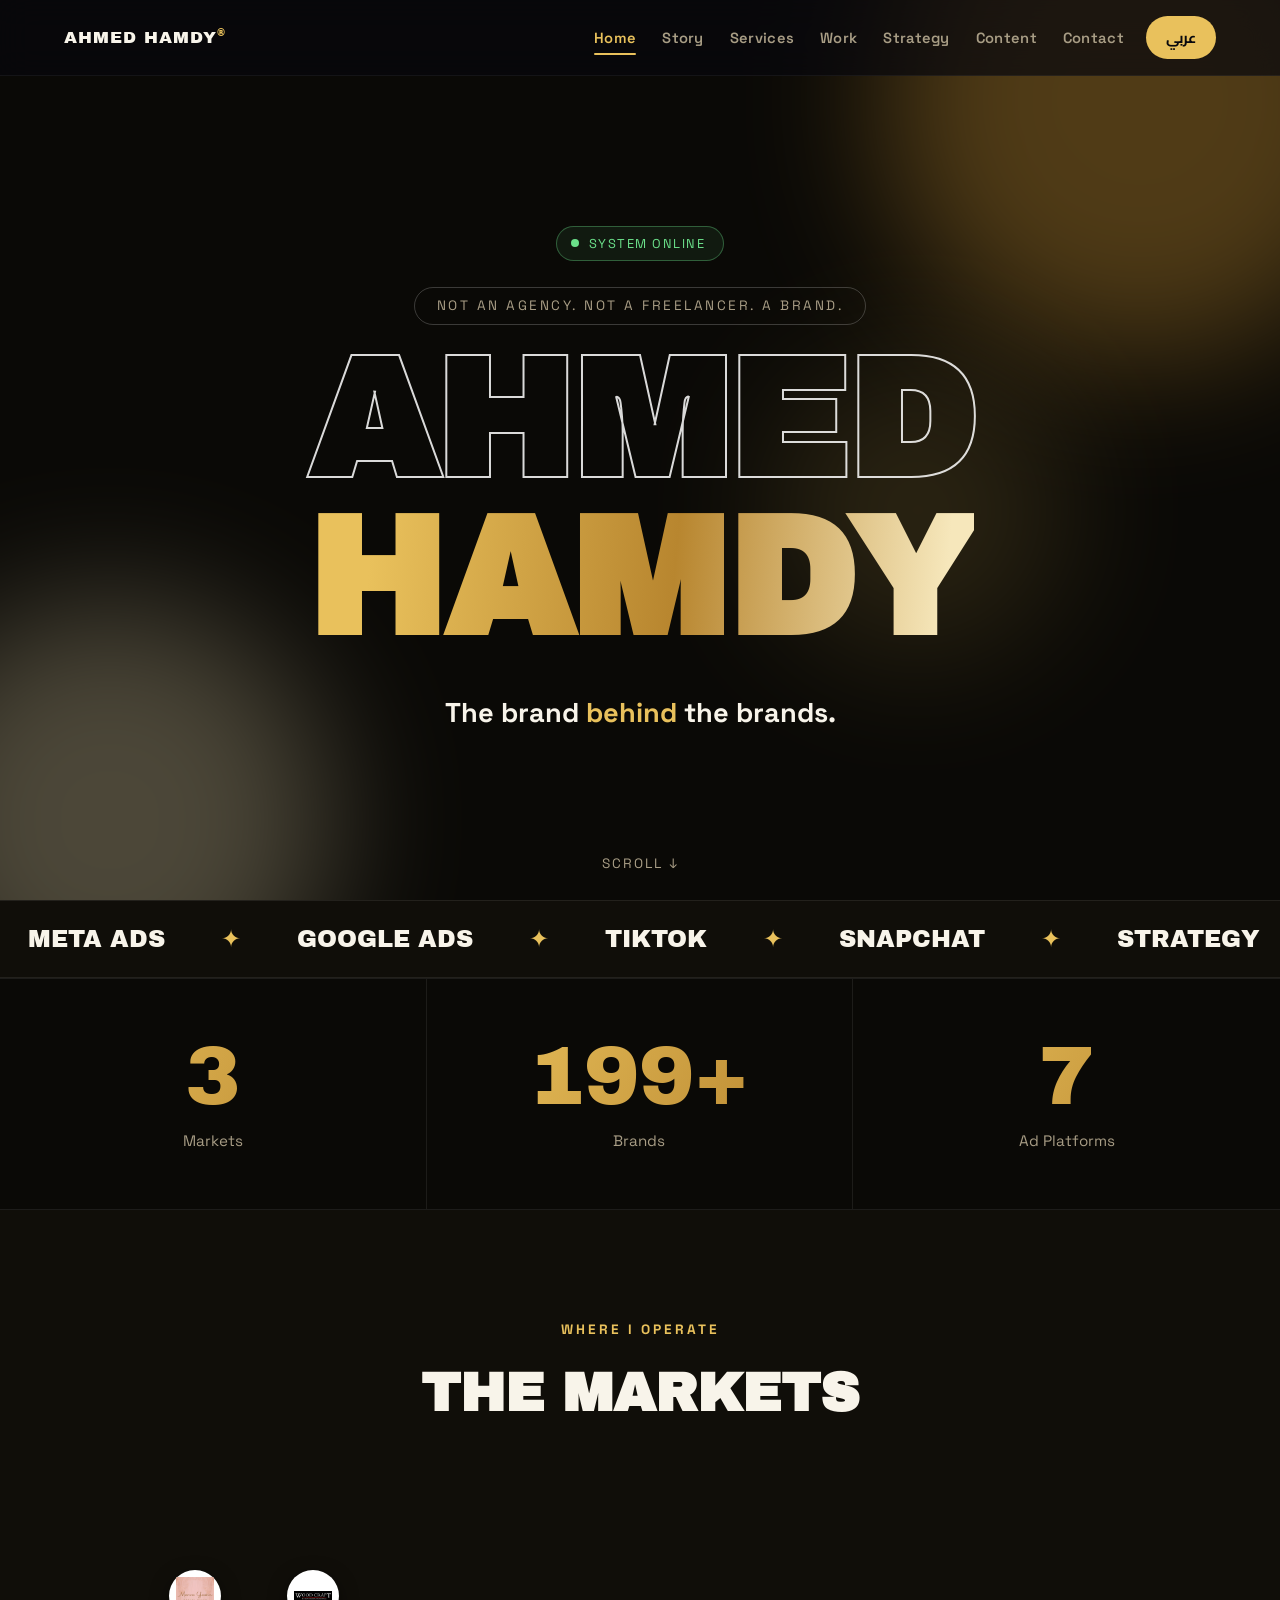
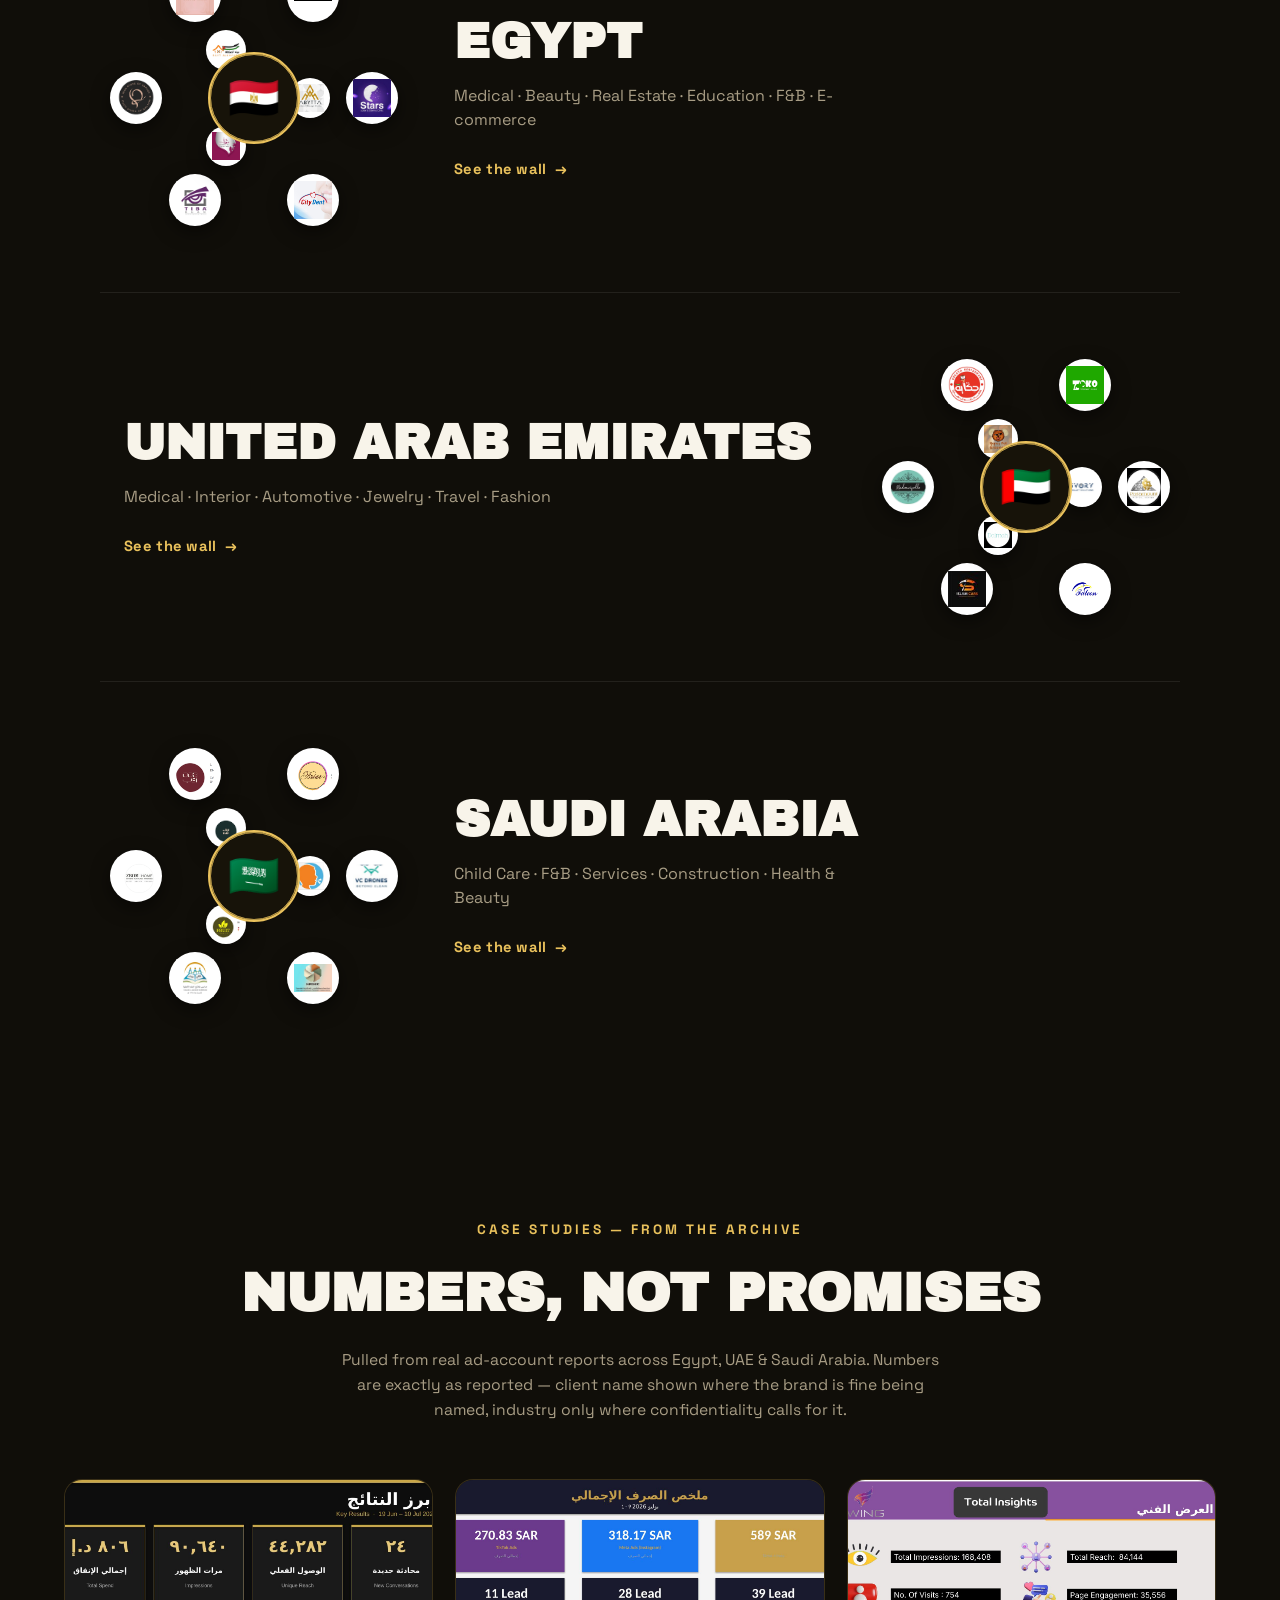
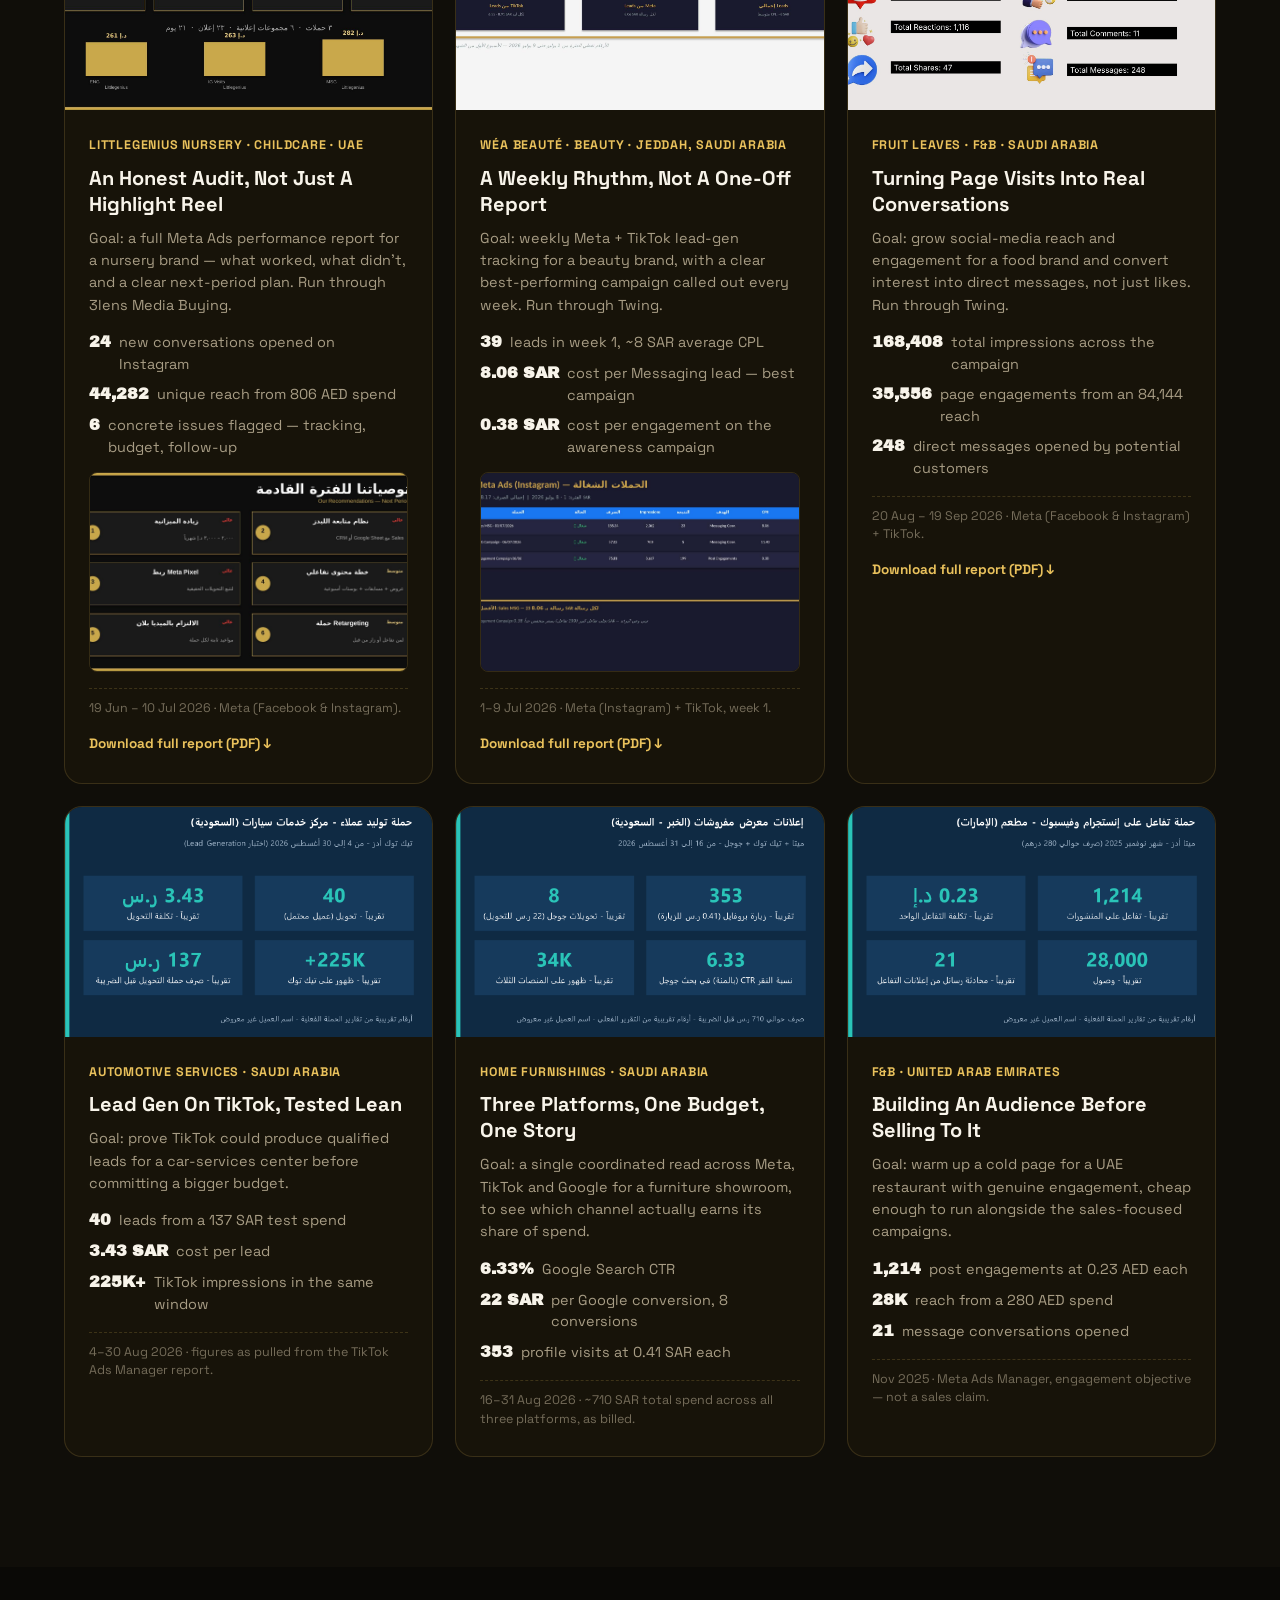
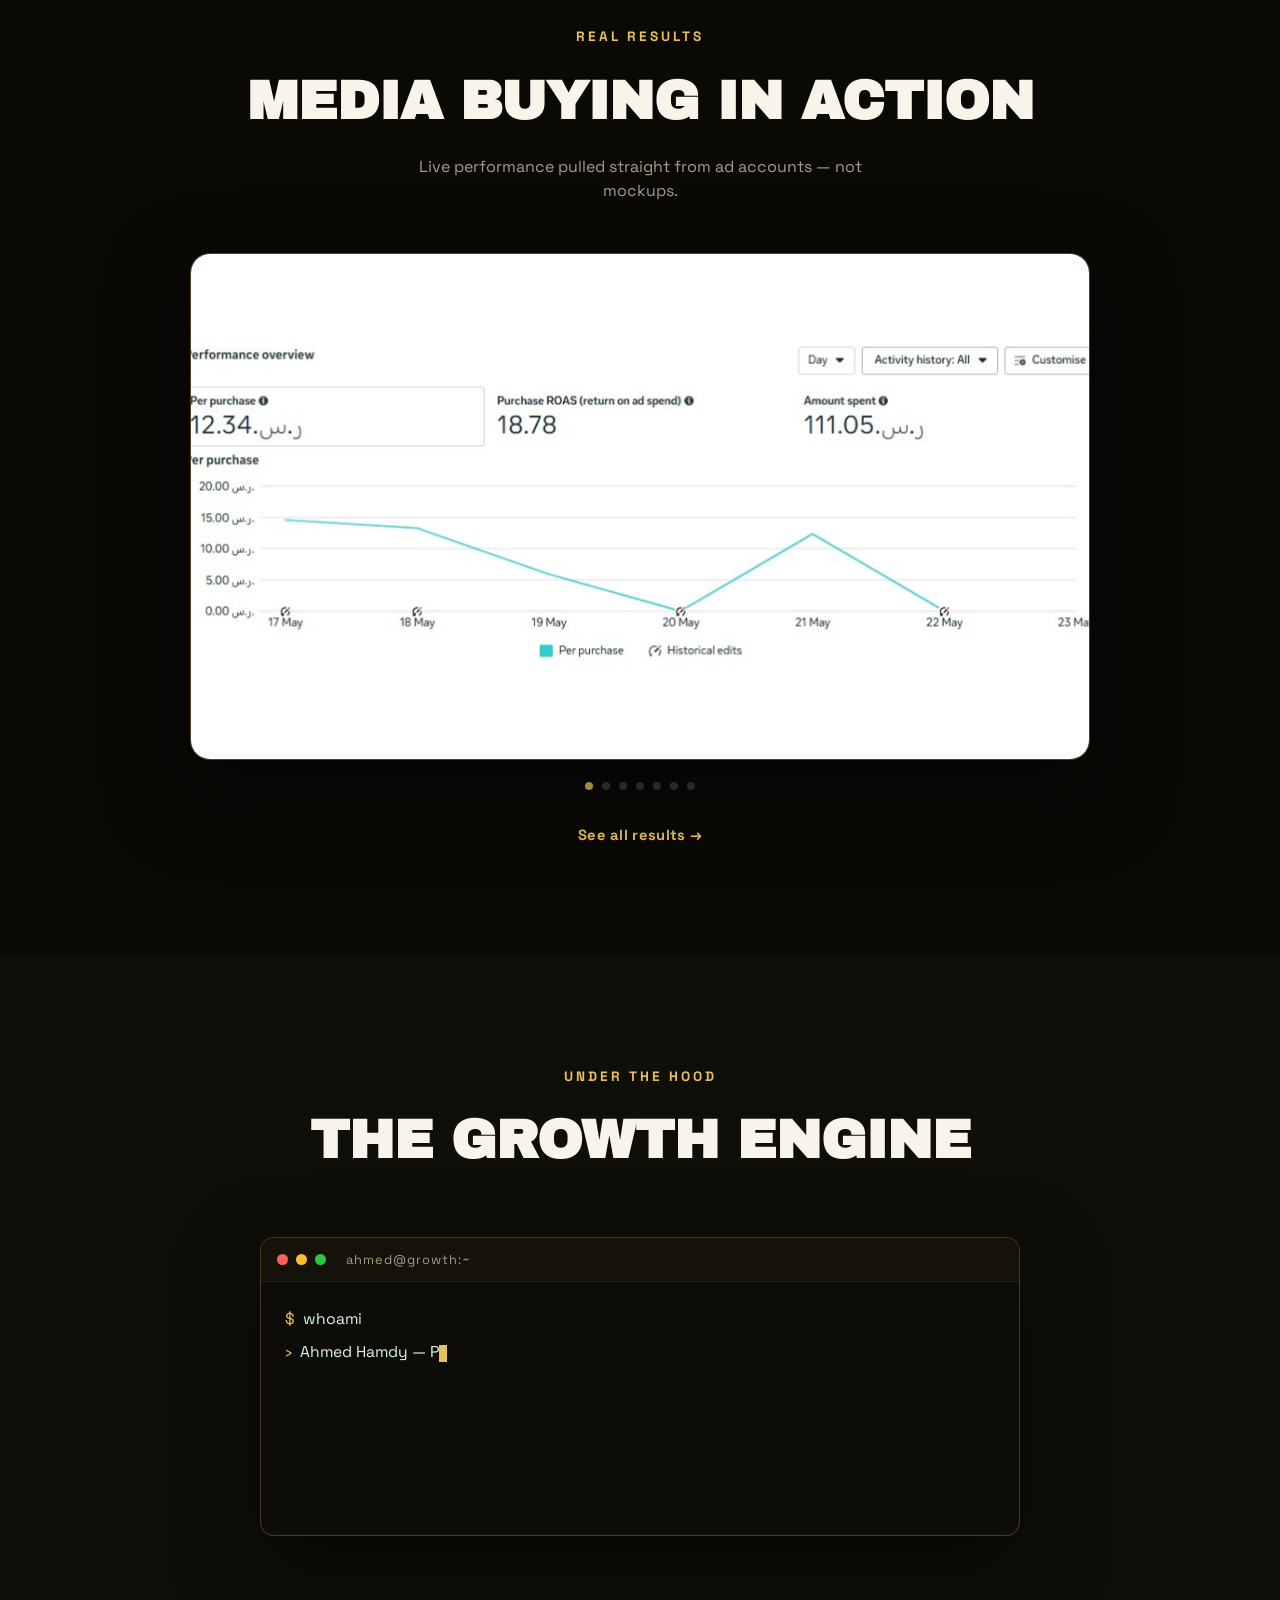
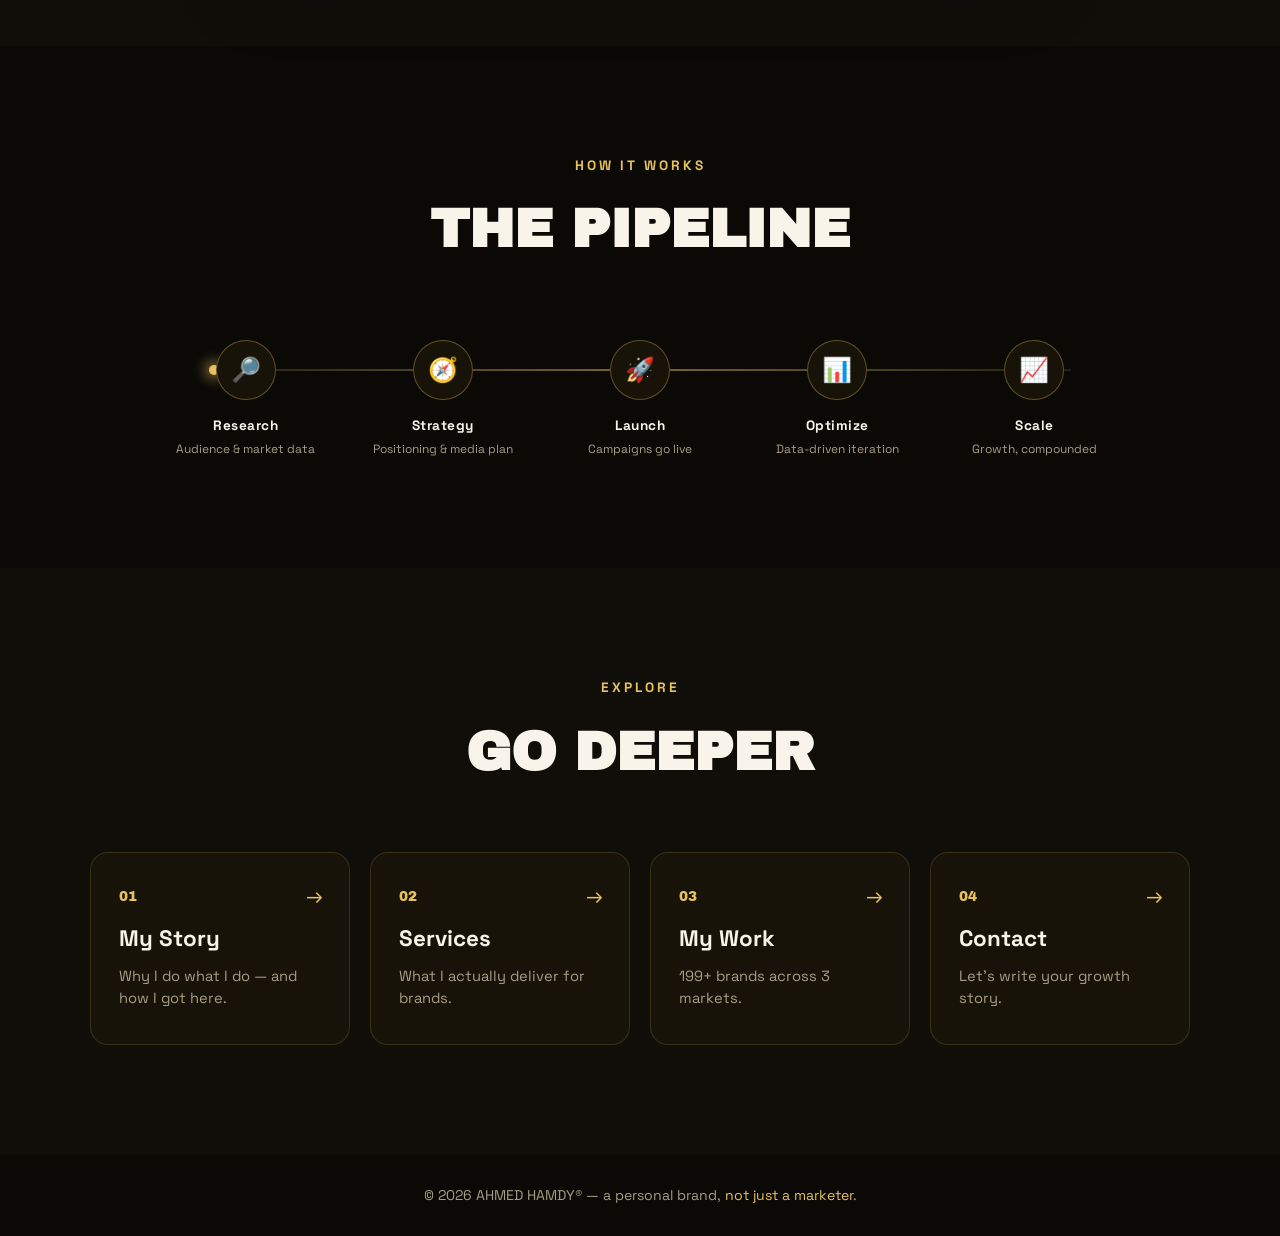
<file: index.html>
<!DOCTYPE html>
<html lang="en" dir="ltr">
<head>
<meta charset="UTF-8">
<meta name="viewport" content="width=device-width, initial-scale=1.0">
<title data-en="AHMED HAMDY® — The Brand Behind The Brands" data-ar="أحمد حمدي® — البراند اللي ورا البراندات">AHMED HAMDY® — The Brand Behind The Brands</title>
<meta name="description" content="Ahmed Hamdy — Performance Media Buyer & Marketing Strategist. 199+ brands and growth stories across Egypt, UAE & Saudi Arabia. Meta, Google, TikTok & Snapchat Ads.">
<link rel="canonical" href="index.html">
<meta name="theme-color" content="#0a0906">
<link rel="icon" href="data:image/svg+xml,%3Csvg xmlns='http://www.w3.org/2000/svg' viewBox='0 0 64 64'%3E%3Crect width='64' height='64' rx='14' fill='%230a0906'/%3E%3Ctext x='32' y='42' font-family='Arial Black,Arial' font-size='26' font-weight='900' fill='%23e9c15c' text-anchor='middle'%3EAH%3C/text%3E%3C/svg%3E">

<!-- Open Graph (Facebook / WhatsApp / LinkedIn) -->
<meta property="og:type" content="website">
<meta property="og:title" content="AHMED HAMDY® — The Brand Behind The Brands">
<meta property="og:description" content="Performance Media Buyer & Marketing Strategist. 199+ brands across Egypt, UAE & Saudi Arabia.">
<meta property="og:image" content="og.png">
<meta property="og:locale" content="en_US">
<meta property="og:locale:alternate" content="ar_AR">

<!-- Twitter / X -->
<meta name="twitter:card" content="summary_large_image">
<meta name="twitter:title" content="AHMED HAMDY® — The Brand Behind The Brands">
<meta name="twitter:description" content="Performance Media Buyer & Marketing Strategist across Egypt, UAE & Saudi Arabia.">
<meta name="twitter:image" content="og.png">

<!-- Structured data -->
<script type="application/ld+json">
{
  "@context": "https://schema.org",
  "@type": "Person",
  "name": "Ahmed Hamdy",
  "jobTitle": "Performance Media Buyer & Marketing Strategist",
  "description": "Personal brand built on growth stories across Egypt, UAE and Saudi Arabia.",
  "email": "mailto:ahmedhamdy.a97@gmail.com",
  "telephone": "+201028842722",
  "address": {"@type": "PostalAddress", "addressCountry": "EG"},
  "sameAs": [
    "https://linkedin.com/in/ahmed0hamdy/",
    "https://linktr.ee/Ahmed_7amdy"
  ],
  "knowsAbout": ["Media Buying","Meta Ads","Google Ads","TikTok Ads","Snapchat Ads","Marketing Strategy","Copywriting"]
}
</script>
<link rel="preconnect" href="https://fonts.googleapis.com">
<link rel="preconnect" href="https://fonts.gstatic.com" crossorigin>
<link href="https://fonts.googleapis.com/css2?family=Archivo+Black&family=Space+Grotesk:wght@400;500;700&family=Cairo:wght@400;700;900&display=swap" rel="stylesheet">
<link rel="stylesheet" href="styles.css">
</head>
<body data-page="home">

<nav>
  <a class="wordmark" href="index.html">AHMED HAMDY<sup>®</sup></a>
  <div class="nav-right">
    <ul class="nav-links" id="navLinks">
      <li><a href="index.html" data-page="home" data-en="Home" data-ar="الرئيسية">Home</a></li>
      <li><a href="story.html" data-page="story" data-en="Story" data-ar="القصة">Story</a></li>
      <li><a href="services.html" data-page="services" data-en="Services" data-ar="الخدمات">Services</a></li>
      <li><a href="work.html" data-page="work" data-en="Work" data-ar="أعمالي">Work</a></li>
      <li><a href="strategy.html" data-page="strategy" data-en="Strategy" data-ar="استراتيجية">Strategy</a></li>
      <li><a href="content.html" data-page="content" data-en="Content" data-ar="المحتوى">Content</a></li>
      <li><a href="contact.html" data-page="contact" data-en="Contact" data-ar="تواصل">Contact</a></li>
    </ul>
    <button class="lang-btn" id="langBtn" onclick="toggleLang()">عربي</button>
    <button class="nav-burger" id="navBurger" aria-label="Menu"><span></span><span></span><span></span></button>
  </div>
</nav>

<!-- HERO -->
<header class="hero">
  <div class="orb o1"></div><div class="orb o2"></div><div class="orb o3"></div>
  <div class="sys-chip"><span class="dot"></span><span data-en="SYSTEM ONLINE" data-ar="النظام شغال">SYSTEM ONLINE</span></div>
  <div class="kicker" data-en="Not an agency. Not a freelancer. A brand." data-ar="مش وكالة. مش فريلانسر. براند.">Not an agency. Not a freelancer. A brand.</div>
  <h1 class="display">
    <span class="outline" data-en="AHMED" data-ar="أحمد">AHMED</span>
    <span class="fill" data-en="HAMDY" data-ar="حمدي">HAMDY</span>
  </h1>
  <div class="tagline" data-en="The brand <em>behind</em> the brands." data-ar="البراند اللي <em>ورا</em> البراندات.">The brand <em>behind</em> the brands.</div>
  <div class="scroll-hint" data-en="SCROLL ↓" data-ar="↓ انزل تحت">SCROLL ↓</div>
</header>

<!-- MARQUEE -->
<div class="marquee">
  <div class="track" id="mtrack">
    <span>Meta Ads</span><span class="dot">✦</span><span>Google Ads</span><span class="dot">✦</span><span>TikTok</span><span class="dot">✦</span><span>Snapchat</span><span class="dot">✦</span><span>Strategy</span><span class="dot">✦</span><span>Storytelling</span><span class="dot">✦</span><span>Growth</span><span class="dot">✦</span>
    <span>Meta Ads</span><span class="dot">✦</span><span>Google Ads</span><span class="dot">✦</span><span>TikTok</span><span class="dot">✦</span><span>Snapchat</span><span class="dot">✦</span><span>Strategy</span><span class="dot">✦</span><span>Storytelling</span><span class="dot">✦</span><span>Growth</span><span class="dot">✦</span>
  </div>
</div>

<!-- NUMBERS -->
<div class="numbers">
  <div class="n reveal"><div class="big" data-count="3" data-suffix="">0</div><div class="lbl" data-en="Markets" data-ar="أسواق">Markets</div></div>
  <div class="n reveal"><div class="big" data-count="199" data-suffix="+">0</div><div class="lbl" data-en="Brands" data-ar="براند">Brands</div></div>
  <div class="n reveal"><div class="big" data-count="7" data-suffix="">0</div><div class="lbl" data-en="Ad Platforms" data-ar="منصات إعلانية">Ad Platforms</div></div>
</div>

<!-- MARKETS ORBIT -->
<section class="markets-sec">
  <div class="sec-head reveal">
    <div class="k" data-en="Where I Operate" data-ar="بشتغل فين">Where I Operate</div>
    <h2 data-en="THE MARKETS" data-ar="الأسواق">THE MARKETS</h2>
  </div>
  <div class="market-rows">

    <a class="market-row reveal" href="work.html#market-egypt">
      <div class="market-orbit">
        <div class="orbit-ring-outer"><div class="orbit-spin">
          <div class="orbit-item" style="--x:118px;--y:0px"><div class="orbit-logo"><img src="logos/egypt/stars-laser-derma.jpg" alt="" loading="lazy"></div></div>
          <div class="orbit-item" style="--x:59px;--y:102px"><div class="orbit-logo"><img src="logos/egypt/city-dent.jpg" alt="" loading="lazy"></div></div>
          <div class="orbit-item" style="--x:-59px;--y:102px"><div class="orbit-logo"><img src="logos/egypt/tiba-scan.png" alt="" loading="lazy"></div></div>
          <div class="orbit-item" style="--x:-118px;--y:0px"><div class="orbit-logo"><img src="logos/egypt/deda-store-of-brands.png" alt="" loading="lazy"></div></div>
          <div class="orbit-item" style="--x:-59px;--y:-102px"><div class="orbit-logo"><img src="logos/egypt/marwa-yassin-beauty-house.jpg" alt="" loading="lazy"></div></div>
          <div class="orbit-item" style="--x:59px;--y:-102px"><div class="orbit-logo"><img src="logos/egypt/wood-craft.png" alt="" loading="lazy"></div></div>
        </div></div>
        <div class="orbit-ring-inner"><div class="orbit-spin-rev">
          <div class="orbit-item small" style="--x:56px;--y:0px"><div class="orbit-logo"><img src="logos/egypt/abytta-interior-design.png" alt="" loading="lazy"></div></div>
          <div class="orbit-item small" style="--x:-28px;--y:48px"><div class="orbit-logo"><img src="logos/egypt/sama-scan.jpg" alt="" loading="lazy"></div></div>
          <div class="orbit-item small" style="--x:-28px;--y:-48px"><div class="orbit-logo"><img src="logos/egypt/bayt-alkhyata.png" alt="" loading="lazy"></div></div>
        </div></div>
        <div class="market-orbit-center"><span class="flag">🇪🇬</span></div>
      </div>
      <div class="market-row-info">
        <h3 data-en="EGYPT" data-ar="مصر">EGYPT</h3>
        <p data-en="Medical · Beauty · Real Estate · Education · F&B · E-commerce" data-ar="طبي · جمال · عقارات · تعليم · مطاعم · متاجر">Medical · Beauty · Real Estate · Education · F&amp;B · E-commerce</p>
        <span class="market-row-arrow"><span data-en="See the wall" data-ar="شوف الحائط">See the wall</span> <span class="arrow-ico">→</span></span>
      </div>
    </a>

    <a class="market-row reverse reveal" href="work.html#market-uae">
      <div class="market-orbit">
        <div class="orbit-ring-outer"><div class="orbit-spin">
          <div class="orbit-item" style="--x:118px;--y:0px"><div class="orbit-logo"><img src="logos/uae/paramount-medical-center.png" alt="" loading="lazy"></div></div>
          <div class="orbit-item" style="--x:59px;--y:102px"><div class="orbit-logo"><img src="logos/uae/falcon.png" alt="" loading="lazy"></div></div>
          <div class="orbit-item" style="--x:-59px;--y:102px"><div class="orbit-logo"><img src="logos/uae/islam-cars.jpg" alt="" loading="lazy"></div></div>
          <div class="orbit-item" style="--x:-118px;--y:0px"><div class="orbit-logo"><img src="logos/uae/mademoiselle.png" alt="" loading="lazy"></div></div>
          <div class="orbit-item" style="--x:-59px;--y:-102px"><div class="orbit-logo"><img src="logos/uae/hekaya-restaurant.png" alt="" loading="lazy"></div></div>
          <div class="orbit-item" style="--x:59px;--y:-102px"><div class="orbit-logo"><img src="logos/uae/zoko-veterinary-clinic.jpg" alt="" loading="lazy"></div></div>
        </div></div>
        <div class="orbit-ring-inner"><div class="orbit-spin-rev">
          <div class="orbit-item small" style="--x:56px;--y:0px"><div class="orbit-logo"><img src="logos/uae/ivory-smart-solutions.png" alt="" loading="lazy"></div></div>
          <div class="orbit-item small" style="--x:-28px;--y:48px"><div class="orbit-logo"><img src="logos/uae/dalmah.png" alt="" loading="lazy"></div></div>
          <div class="orbit-item small" style="--x:-28px;--y:-48px"><div class="orbit-logo"><img src="logos/uae/honey-pet-groomers.png" alt="" loading="lazy"></div></div>
        </div></div>
        <div class="market-orbit-center"><span class="flag">🇦🇪</span></div>
      </div>
      <div class="market-row-info">
        <h3 data-en="UNITED ARAB EMIRATES" data-ar="الإمارات العربية المتحدة">UNITED ARAB EMIRATES</h3>
        <p data-en="Medical · Interior · Automotive · Jewelry · Travel · Fashion" data-ar="طبي · تصميم داخلي · سيارات · مجوهرات · سياحة · موضة">Medical · Interior · Automotive · Jewelry · Travel · Fashion</p>
        <span class="market-row-arrow"><span data-en="See the wall" data-ar="شوف الحائط">See the wall</span> <span class="arrow-ico">→</span></span>
      </div>
    </a>

    <a class="market-row reveal" href="work.html#market-ksa">
      <div class="market-orbit">
        <div class="orbit-ring-outer"><div class="orbit-spin">
          <div class="orbit-item" style="--x:118px;--y:0px"><div class="orbit-logo"><img src="logos/ksa/vc-drones.png" alt="" loading="lazy"></div></div>
          <div class="orbit-item" style="--x:59px;--y:102px"><div class="orbit-logo"><img src="logos/ksa/nasec-consulting.png" alt="" loading="lazy"></div></div>
          <div class="orbit-item" style="--x:-59px;--y:102px"><div class="orbit-logo"><img src="logos/ksa/talaea-alelm-schools.jpg" alt="" loading="lazy"></div></div>
          <div class="orbit-item" style="--x:-118px;--y:0px"><div class="orbit-logo"><img src="logos/ksa/zbom-home-avatar.png" alt="" loading="lazy"></div></div>
          <div class="orbit-item" style="--x:-59px;--y:-102px"><div class="orbit-logo"><img src="logos/ksa/oob-coffee-avatar.png" alt="" loading="lazy"></div></div>
          <div class="orbit-item" style="--x:59px;--y:-102px"><div class="orbit-logo"><img src="logos/ksa/briartearoom-avatar.png" alt="" loading="lazy"></div></div>
        </div></div>
        <div class="orbit-ring-inner"><div class="orbit-spin-rev">
          <div class="orbit-item small" style="--x:56px;--y:0px"><div class="orbit-logo"><img src="logos/ksa/face-clinic-mark.png" alt="" loading="lazy"></div></div>
          <div class="orbit-item small" style="--x:-28px;--y:48px"><div class="orbit-logo"><img src="logos/ksa/fruitleaves-avatar.png" alt="" loading="lazy"></div></div>
          <div class="orbit-item small" style="--x:-28px;--y:-48px"><div class="orbit-logo"><img src="logos/ksa/tarf-avatar.png" alt="" loading="lazy"></div></div>
        </div></div>
        <div class="market-orbit-center"><span class="flag">🇸🇦</span></div>
      </div>
      <div class="market-row-info">
        <h3 data-en="SAUDI ARABIA" data-ar="السعودية">SAUDI ARABIA</h3>
        <p data-en="Child Care · F&B · Services · Construction · Health & Beauty" data-ar="رعاية أطفال · مطاعم · خدمات · مقاولات · صحة وجمال">Child Care · F&amp;B · Services · Construction · Health &amp; Beauty</p>
        <span class="market-row-arrow"><span data-en="See the wall" data-ar="شوف الحائط">See the wall</span> <span class="arrow-ico">→</span></span>
      </div>
    </a>

  </div>
</section>

<!-- CASE STUDIES — FREELANCE ARCHIVE -->
<section class="casestudies-sec">
  <div class="sec-head reveal">
    <div class="k" data-en="Case Studies — From The Archive" data-ar="قصص نجاح - من أرشيف الحملات">Case Studies — From The Archive</div>
    <h2 data-en="NUMBERS, NOT PROMISES" data-ar="أرقام مش وعود">NUMBERS, NOT PROMISES</h2>
    <p data-en="Pulled from real ad-account reports across Egypt, UAE &amp; Saudi Arabia. Numbers are exactly as reported — client name shown where the brand is fine being named, industry only where confidentiality calls for it." data-ar="مسحوبة من تقارير حقيقية لحسابات إعلانية في مصر والإمارات والسعودية. الأرقام زي ما هي بالظبط - اسم العميل ظاهر لو البراند مش ضايقه نذكره، وباسم الصناعة بس لو في اتفاق سرية.">Pulled from real ad-account reports across Egypt, UAE &amp; Saudi Arabia. Numbers are exactly as reported — client name shown where the brand is fine being named, industry only where confidentiality calls for it.</p>
  </div>
  <div class="cs-grid">

    <article class="cs-card reveal">
      <div class="cs-media"><img src="media/case-studies/littlegenius/key-results.jpg" alt="Meta Ads key-results report — Littlegenius Nursery" loading="lazy"></div>
      <div class="cs-body">
        <div class="cs-tag" data-en="Littlegenius Nursery · Childcare · UAE" data-ar="Littlegenius Nursery · رعاية أطفال · الإمارات">Littlegenius Nursery · Childcare · UAE</div>
        <h3 data-en="An Honest Audit, Not Just A Highlight Reel" data-ar="تدقيق صريح، مش عرض إنجازات بس">An Honest Audit, Not Just A Highlight Reel</h3>
        <p class="cs-goal" data-en="Goal: a full Meta Ads performance report for a nursery brand — what worked, what didn't, and a clear next-period plan. Run through 3lens Media Buying." data-ar="الهدف: تقرير أداء كامل لإعلانات ميتا لبراند حضانة أطفال - اللي شغال واللي لأ، وخطة واضحة للفترة الجاية. اشتغلت من خلال 3lens Media Buying.">Goal: a full Meta Ads performance report for a nursery brand — what worked, what didn't, and a clear next-period plan. Run through 3lens Media Buying.</p>
        <ul class="cs-stats">
          <li><strong>24</strong> <span data-en="new conversations opened on Instagram" data-ar="محادثة جديدة اتفتحت على إنستجرام">new conversations opened on Instagram</span></li>
          <li><strong>44,282</strong> <span data-en="unique reach from 806 AED spend" data-ar="وصول فعلي من صرف 806 درهم">unique reach from 806 AED spend</span></li>
          <li><strong>6</strong> <span data-en="concrete issues flagged — tracking, budget, follow-up" data-ar="مشاكل واضحة اتحددت - تتبع، ميزانية، متابعة">concrete issues flagged — tracking, budget, follow-up</span></li>
        </ul>
        <div class="cs-gallery">
          <a href="media/case-studies/littlegenius/recommendations.jpg" target="_blank" rel="noopener" aria-label="Open the full recommendations page from the report">
            <img src="media/case-studies/littlegenius/recommendations.jpg" alt="Next-period recommendations page from the Littlegenius Meta Ads report" loading="lazy">
          </a>
        </div>
        <p class="cs-note" data-en="19 Jun – 10 Jul 2026 · Meta (Facebook &amp; Instagram)." data-ar="19 يونيو - 10 يوليو 2026 · ميتا (فيسبوك وإنستجرام).">19 Jun – 10 Jul 2026 · Meta (Facebook &amp; Instagram).</p>
        <a class="cs-download" href="media/case-studies/reports/Littlegenius_MetaAds_Report.pdf" target="_blank" rel="noopener" data-en="Download full report (PDF) ↓" data-ar="تحميل التقرير الكامل (PDF) ↓">Download full report (PDF) ↓</a>
      </div>
    </article>

    <article class="cs-card reveal">
      <div class="cs-media"><img src="media/case-studies/wea-beaute/key-results.jpg" alt="Weekly ad-performance report — Wéa Beauté" loading="lazy"></div>
      <div class="cs-body">
        <div class="cs-tag" data-en="Wéa Beauté · Beauty · Jeddah, Saudi Arabia" data-ar="Wéa Beauté · جمال · جدة، السعودية">Wéa Beauté · Beauty · Jeddah, Saudi Arabia</div>
        <h3 data-en="A Weekly Rhythm, Not A One-Off Report" data-ar="تقرير أسبوعي ثابت، مش مرة واحدة وخلاص">A Weekly Rhythm, Not A One-Off Report</h3>
        <p class="cs-goal" data-en="Goal: weekly Meta + TikTok lead-gen tracking for a beauty brand, with a clear best-performing campaign called out every week. Run through Twing." data-ar="الهدف: متابعة أسبوعية لحملات توليد عملاء على ميتا وتيك توك لبراند جمال، مع تحديد الحملة الأفضل أداءً كل أسبوع بوضوح. اشتغلت من خلال Twing.">Goal: weekly Meta + TikTok lead-gen tracking for a beauty brand, with a clear best-performing campaign called out every week. Run through Twing.</p>
        <ul class="cs-stats">
          <li><strong>39</strong> <span data-en="leads in week 1, ~8 SAR average CPL" data-ar="عميل محتمل في الأسبوع الأول، متوسط تكلفة ~8 ر.س">leads in week 1, ~8 SAR average CPL</span></li>
          <li><strong>8.06 SAR</strong> <span data-en="cost per Messaging lead — best campaign" data-ar="تكلفة عميل محتمل عبر الرسائل - أفضل حملة">cost per Messaging lead — best campaign</span></li>
          <li><strong>0.38 SAR</strong> <span data-en="cost per engagement on the awareness campaign" data-ar="تكلفة التفاعل الواحد في حملة الوعي بالبراند">cost per engagement on the awareness campaign</span></li>
        </ul>
        <div class="cs-gallery">
          <a href="media/case-studies/wea-beaute/meta-campaigns.jpg" target="_blank" rel="noopener" aria-label="Open the Meta campaigns breakdown from the report">
            <img src="media/case-studies/wea-beaute/meta-campaigns.jpg" alt="Meta campaigns breakdown from the Wéa Beauté weekly report" loading="lazy">
          </a>
        </div>
        <p class="cs-note" data-en="1–9 Jul 2026 · Meta (Instagram) + TikTok, week 1." data-ar="1-9 يوليو 2026 · ميتا (إنستجرام) + تيك توك، الأسبوع الأول.">1–9 Jul 2026 · Meta (Instagram) + TikTok, week 1.</p>
        <a class="cs-download" href="media/case-studies/reports/Wea_Beaute_Weekly_Report_July2026.pdf" target="_blank" rel="noopener" data-en="Download full report (PDF) ↓" data-ar="تحميل التقرير الكامل (PDF) ↓">Download full report (PDF) ↓</a>
      </div>
    </article>

    <article class="cs-card reveal">
      <div class="cs-media"><img src="media/case-studies/fruitleaves/key-results.jpg" alt="Total insights report — Fruit Leaves social media campaign" loading="lazy"></div>
      <div class="cs-body">
        <div class="cs-tag" data-en="Fruit Leaves · F&amp;B · Saudi Arabia" data-ar="Fruit Leaves · أغذية ومشروبات · السعودية">Fruit Leaves · F&amp;B · Saudi Arabia</div>
        <h3 data-en="Turning Page Visits Into Real Conversations" data-ar="تحويل زيارات الصفحة لمحادثات حقيقية">Turning Page Visits Into Real Conversations</h3>
        <p class="cs-goal" data-en="Goal: grow social-media reach and engagement for a food brand and convert interest into direct messages, not just likes. Run through Twing." data-ar="الهدف: زيادة الوصول والتفاعل على السوشيال ميديا لبراند أغذية، وتحويل الاهتمام لرسائل مباشرة مش لايكات بس. اشتغلت من خلال Twing.">Goal: grow social-media reach and engagement for a food brand and convert interest into direct messages, not just likes. Run through Twing.</p>
        <ul class="cs-stats">
          <li><strong>168,408</strong> <span data-en="total impressions across the campaign" data-ar="إجمالي الظهور خلال الحملة">total impressions across the campaign</span></li>
          <li><strong>35,556</strong> <span data-en="page engagements from an 84,144 reach" data-ar="تفاعل مع الصفحة من وصول 84,144">page engagements from an 84,144 reach</span></li>
          <li><strong>248</strong> <span data-en="direct messages opened by potential customers" data-ar="رسالة مباشرة اتفتحت من عملاء محتملين">direct messages opened by potential customers</span></li>
        </ul>
        <p class="cs-note" data-en="20 Aug – 19 Sep 2026 · Meta (Facebook &amp; Instagram) + TikTok." data-ar="20 أغسطس - 19 سبتمبر 2026 · ميتا (فيسبوك وإنستجرام) + تيك توك.">20 Aug – 19 Sep 2026 · Meta (Facebook &amp; Instagram) + TikTok.</p>
        <a class="cs-download" href="media/case-studies/reports/FruitLeaves_Report_Aug-Sep2026.pdf" target="_blank" rel="noopener" data-en="Download full report (PDF) ↓" data-ar="تحميل التقرير الكامل (PDF) ↓">Download full report (PDF) ↓</a>
      </div>
    </article>

    <article class="cs-card reveal">
      <div class="cs-media"><img src="media/case-studies/freelance-portfolio/car-service-tiktok-leadgen.png" alt="TikTok lead-generation campaign results — Saudi car-services center" loading="lazy"></div>
      <div class="cs-body">
        <div class="cs-tag" data-en="Automotive Services · Saudi Arabia" data-ar="خدمات سيارات · السعودية">Automotive Services · Saudi Arabia</div>
        <h3 data-en="Lead Gen On TikTok, Tested Lean" data-ar="توليد عملاء محتملين على تيك توك، باختبار اقتصادي">Lead Gen On TikTok, Tested Lean</h3>
        <p class="cs-goal" data-en="Goal: prove TikTok could produce qualified leads for a car-services center before committing a bigger budget." data-ar="الهدف: إثبات إن تيك توك يقدر يجيب عملاء محتملين جادين لمركز خدمات سيارات، قبل ما نكبّر الميزانية.">Goal: prove TikTok could produce qualified leads for a car-services center before committing a bigger budget.</p>
        <ul class="cs-stats">
          <li><strong>40</strong> <span data-en="leads from a 137 SAR test spend" data-ar="عميل محتمل من صرف اختباري 137 ر.س">leads from a 137 SAR test spend</span></li>
          <li><strong>3.43 SAR</strong> <span data-en="cost per lead" data-ar="تكلفة العميل المحتمل الواحد">cost per lead</span></li>
          <li><strong>225K+</strong> <span data-en="TikTok impressions in the same window" data-ar="ظهور على تيك توك في نفس الفترة">TikTok impressions in the same window</span></li>
        </ul>
        <p class="cs-note" data-en="4–30 Aug 2026 · figures as pulled from the TikTok Ads Manager report." data-ar="4-30 أغسطس 2026 · الأرقام زي ما هي من تقرير تيك توك أدز مانجر.">4–30 Aug 2026 · figures as pulled from the TikTok Ads Manager report.</p>
      </div>
    </article>

    <article class="cs-card reveal">
      <div class="cs-media"><img src="media/case-studies/freelance-portfolio/furniture-multiplatform.png" alt="Multi-platform Meta, TikTok and Google Ads results — Saudi furniture showroom" loading="lazy"></div>
      <div class="cs-body">
        <div class="cs-tag" data-en="Home Furnishings · Saudi Arabia" data-ar="مفروشات وديكور · السعودية">Home Furnishings · Saudi Arabia</div>
        <h3 data-en="Three Platforms, One Budget, One Story" data-ar="تلات منصات، ميزانية واحدة، قصة واحدة">Three Platforms, One Budget, One Story</h3>
        <p class="cs-goal" data-en="Goal: a single coordinated read across Meta, TikTok and Google for a furniture showroom, to see which channel actually earns its share of spend." data-ar="الهدف: قراءة موحدة لأداء ميتا وتيك توك وجوجل مع بعض لمعرض مفروشات، عشان نعرف أي قناة فعلاً مستاهلة نصيبها من الميزانية.">Goal: a single coordinated read across Meta, TikTok and Google for a furniture showroom, to see which channel actually earns its share of spend.</p>
        <ul class="cs-stats">
          <li><strong>6.33%</strong> <span data-en="Google Search CTR" data-ar="نسبة النقر CTR على بحث جوجل">Google Search CTR</span></li>
          <li><strong>22 SAR</strong> <span data-en="per Google conversion, 8 conversions" data-ar="لكل تحويلة جوجل - 8 تحويلات">per Google conversion, 8 conversions</span></li>
          <li><strong>353</strong> <span data-en="profile visits at 0.41 SAR each" data-ar="زيارة بروفايل بـ0.41 ر.س للزيارة">profile visits at 0.41 SAR each</span></li>
        </ul>
        <p class="cs-note" data-en="16–31 Aug 2026 · ~710 SAR total spend across all three platforms, as billed." data-ar="16-31 أغسطس 2026 · صرف إجمالي حوالي 710 ر.س على المنصات التلاتة، زي ما اتحاسب بالظبط.">16–31 Aug 2026 · ~710 SAR total spend across all three platforms, as billed.</p>
      </div>
    </article>

    <article class="cs-card reveal">
      <div class="cs-media"><img src="media/case-studies/freelance-portfolio/restaurant-engagement.png" alt="Meta engagement campaign results — UAE restaurant" loading="lazy"></div>
      <div class="cs-body">
        <div class="cs-tag" data-en="F&amp;B · United Arab Emirates" data-ar="مطاعم · الإمارات">F&amp;B · United Arab Emirates</div>
        <h3 data-en="Building An Audience Before Selling To It" data-ar="بناء جمهور الأول قبل ما تبيعله">Building An Audience Before Selling To It</h3>
        <p class="cs-goal" data-en="Goal: warm up a cold page for a UAE restaurant with genuine engagement, cheap enough to run alongside the sales-focused campaigns." data-ar="الهدف: تسخين صفحة جديدة لمطعم في الإمارات بتفاعل حقيقي، بتكلفة رخيصة تكفي تشتغل جنب حملات البيع.">Goal: warm up a cold page for a UAE restaurant with genuine engagement, cheap enough to run alongside the sales-focused campaigns.</p>
        <ul class="cs-stats">
          <li><strong>1,214</strong> <span data-en="post engagements at 0.23 AED each" data-ar="تفاعل على المنشورات بـ0.23 درهم للتفاعل">post engagements at 0.23 AED each</span></li>
          <li><strong>28K</strong> <span data-en="reach from a 280 AED spend" data-ar="وصول من صرف 280 درهم">reach from a 280 AED spend</span></li>
          <li><strong>21</strong> <span data-en="message conversations opened" data-ar="محادثة اتبدأت من الإعلانات">message conversations opened</span></li>
        </ul>
        <p class="cs-note" data-en="Nov 2025 · Meta Ads Manager, engagement objective — not a sales claim." data-ar="نوفمبر 2025 · ميتا أدز مانجر، هدف تفاعل - مش ادعاء مبيعات.">Nov 2025 · Meta Ads Manager, engagement objective — not a sales claim.</p>
      </div>
    </article>

  </div>
</section>

<!-- REAL RESULTS -->
<section class="results-sec">
  <div class="sec-head reveal">
    <div class="k" data-en="Real Results" data-ar="نتائج حقيقية">Real Results</div>
    <h2 data-en="MEDIA BUYING IN ACTION" data-ar="الميديا باينج شغالة على الأرض">MEDIA BUYING IN ACTION</h2>
    <p data-en="Live performance pulled straight from ad accounts — not mockups." data-ar="نتائج حقيقية من حسابات الإعلانات نفسها - مش تصاميم وهمية.">Live performance pulled straight from ad accounts — not mockups.</p>
  </div>
  <div class="results-carousel reveal" id="resultsCarousel">
    <div class="rc-stage">
      <div class="rc-slide active"><img src="media/results/result-roas-18-78.jpg" alt="Meta Ads performance overview — 18.78x purchase ROAS" loading="lazy"></div>
      <div class="rc-slide"><video src="media/results/result-video-1.mp4" muted loop playsinline preload="none"></video></div>
      <div class="rc-slide"><img src="media/results/result-roas-5-00.jpg" alt="Meta Ads performance overview — 5.00x purchase ROAS" loading="lazy"></div>
      <div class="rc-slide"><img src="media/results/result-adsets-table.jpg" alt="Meta Ads Manager — ad set results table" loading="lazy"></div>
      <div class="rc-slide"><video src="media/results/result-video-2.mp4" muted loop playsinline preload="none"></video></div>
      <div class="rc-slide"><img src="media/results/result-ads-table.jpg" alt="Meta Ads Manager — ad-level results table" loading="lazy"></div>
      <div class="rc-slide"><img src="media/results/result-messaging-roas-11-78.jpg" alt="Meta Ads performance overview — messaging campaign, 11.78x ROAS" loading="lazy"></div>
    </div>
    <div class="rc-dots">
      <span class="rc-dot active"></span><span class="rc-dot"></span><span class="rc-dot"></span><span class="rc-dot"></span><span class="rc-dot"></span><span class="rc-dot"></span><span class="rc-dot"></span>
    </div>
  </div>
  <a class="results-more" href="work.html#results" data-en="See all results →" data-ar="شوف كل النتائج ←">See all results →</a>
</section>

<!-- TERMINAL -->
<section class="terminal-sec">
  <div class="sec-head reveal">
    <div class="k" data-en="Under The Hood" data-ar="جوة الكواليس">Under The Hood</div>
    <h2 data-en="THE GROWTH ENGINE" data-ar="محرك النمو">THE GROWTH ENGINE</h2>
  </div>
  <div class="terminal reveal">
    <div class="terminal-bar">
      <span class="tdot r"></span><span class="tdot y"></span><span class="tdot g"></span>
      <span class="tlabel">ahmed@growth:~</span>
    </div>
    <div class="terminal-body" data-script='["whoami","Ahmed Hamdy — Performance Media Buyer & Marketing Strategist","run --growth-engine","3 markets · 199+ brands · 7 ad platforms · always optimizing","status","SYSTEM ONLINE ✓"]'>
      <div class="line"><span class="prompt">$</span></div>
      <div class="line"><span class="prompt">›</span></div>
      <div class="line"><span class="prompt">$</span></div>
      <div class="line"><span class="prompt">›</span></div>
      <div class="line"><span class="prompt">$</span></div>
      <div class="line"><span class="prompt">›</span></div>
    </div>
  </div>
</section>

<!-- GROWTH PIPELINE -->
<section class="pipeline-sec">
  <div class="sec-head reveal">
    <div class="k" data-en="How It Works" data-ar="إزاي بشتغل">How It Works</div>
    <h2 data-en="THE PIPELINE" data-ar="خط الإنتاج">THE PIPELINE</h2>
  </div>
  <div class="pipeline">
    <div class="pipeline-track"></div>
    <div class="p-stage reveal">
      <div class="p-icon">🔎</div>
      <div class="p-label" data-en="Research" data-ar="بحث">Research</div>
      <div class="p-sub" data-en="Audience & market data" data-ar="بيانات الجمهور والسوق">Audience & market data</div>
    </div>
    <div class="p-stage reveal">
      <div class="p-icon">🧭</div>
      <div class="p-label" data-en="Strategy" data-ar="استراتيجية">Strategy</div>
      <div class="p-sub" data-en="Positioning & media plan" data-ar="تمركز وخطة ميديا">Positioning & media plan</div>
    </div>
    <div class="p-stage reveal">
      <div class="p-icon">🚀</div>
      <div class="p-label" data-en="Launch" data-ar="إطلاق">Launch</div>
      <div class="p-sub" data-en="Campaigns go live" data-ar="تشغيل الحملات">Campaigns go live</div>
    </div>
    <div class="p-stage reveal">
      <div class="p-icon">📊</div>
      <div class="p-label" data-en="Optimize" data-ar="تحسين">Optimize</div>
      <div class="p-sub" data-en="Data-driven iteration" data-ar="تطوير مبني على البيانات">Data-driven iteration</div>
    </div>
    <div class="p-stage reveal">
      <div class="p-icon">📈</div>
      <div class="p-label" data-en="Scale" data-ar="نمو">Scale</div>
      <div class="p-sub" data-en="Growth, compounded" data-ar="نمو متراكم">Growth, compounded</div>
    </div>
  </div>
</section>

<!-- TEASERS -->
<section class="teasers">
  <div class="sec-head reveal">
    <div class="k" data-en="Explore" data-ar="استكشف">Explore</div>
    <h2 data-en="GO DEEPER" data-ar="اتعرف أكتر">GO DEEPER</h2>
  </div>
  <div class="teaser-grid">
    <a class="teaser-card reveal" href="story.html">
      <span class="t-num">01</span>
      <h3 data-en="My Story" data-ar="قصتي">My Story</h3>
      <p data-en="Why I do what I do — and how I got here." data-ar="ليه بعمل اللي بعمله - وإزاي وصلت هنا.">Why I do what I do — and how I got here.</p>
      <span class="t-arrow">→</span>
    </a>
    <a class="teaser-card reveal" href="services.html">
      <span class="t-num">02</span>
      <h3 data-en="Services" data-ar="الخدمات">Services</h3>
      <p data-en="What I actually deliver for brands." data-ar="اللي فعلاً بقدمه للبراندات.">What I actually deliver for brands.</p>
      <span class="t-arrow">→</span>
    </a>
    <a class="teaser-card reveal" href="work.html">
      <span class="t-num">03</span>
      <h3 data-en="My Work" data-ar="أعمالي">My Work</h3>
      <p data-en="199+ brands across 3 markets." data-ar="أكتر من 199 براند في 3 أسواق.">199+ brands across 3 markets.</p>
      <span class="t-arrow">→</span>
    </a>
    <a class="teaser-card reveal" href="contact.html">
      <span class="t-num">04</span>
      <h3 data-en="Contact" data-ar="تواصل">Contact</h3>
      <p data-en="Let's write your growth story." data-ar="يلا نكتب قصة نموك.">Let's write your growth story.</p>
      <span class="t-arrow">→</span>
    </a>
  </div>
</section>

<footer>
  <div data-en="© 2026 AHMED HAMDY® — a personal brand, <span>not just a marketer</span>." data-ar="© 2026 أحمد حمدي® — براند شخصي، <span>مش مجرد ماركتير</span>.">© 2026 AHMED HAMDY® — a personal brand, <span>not just a marketer</span>.</div>
</footer>

<script src="app.js"></script>
</body>
</html>
</file>
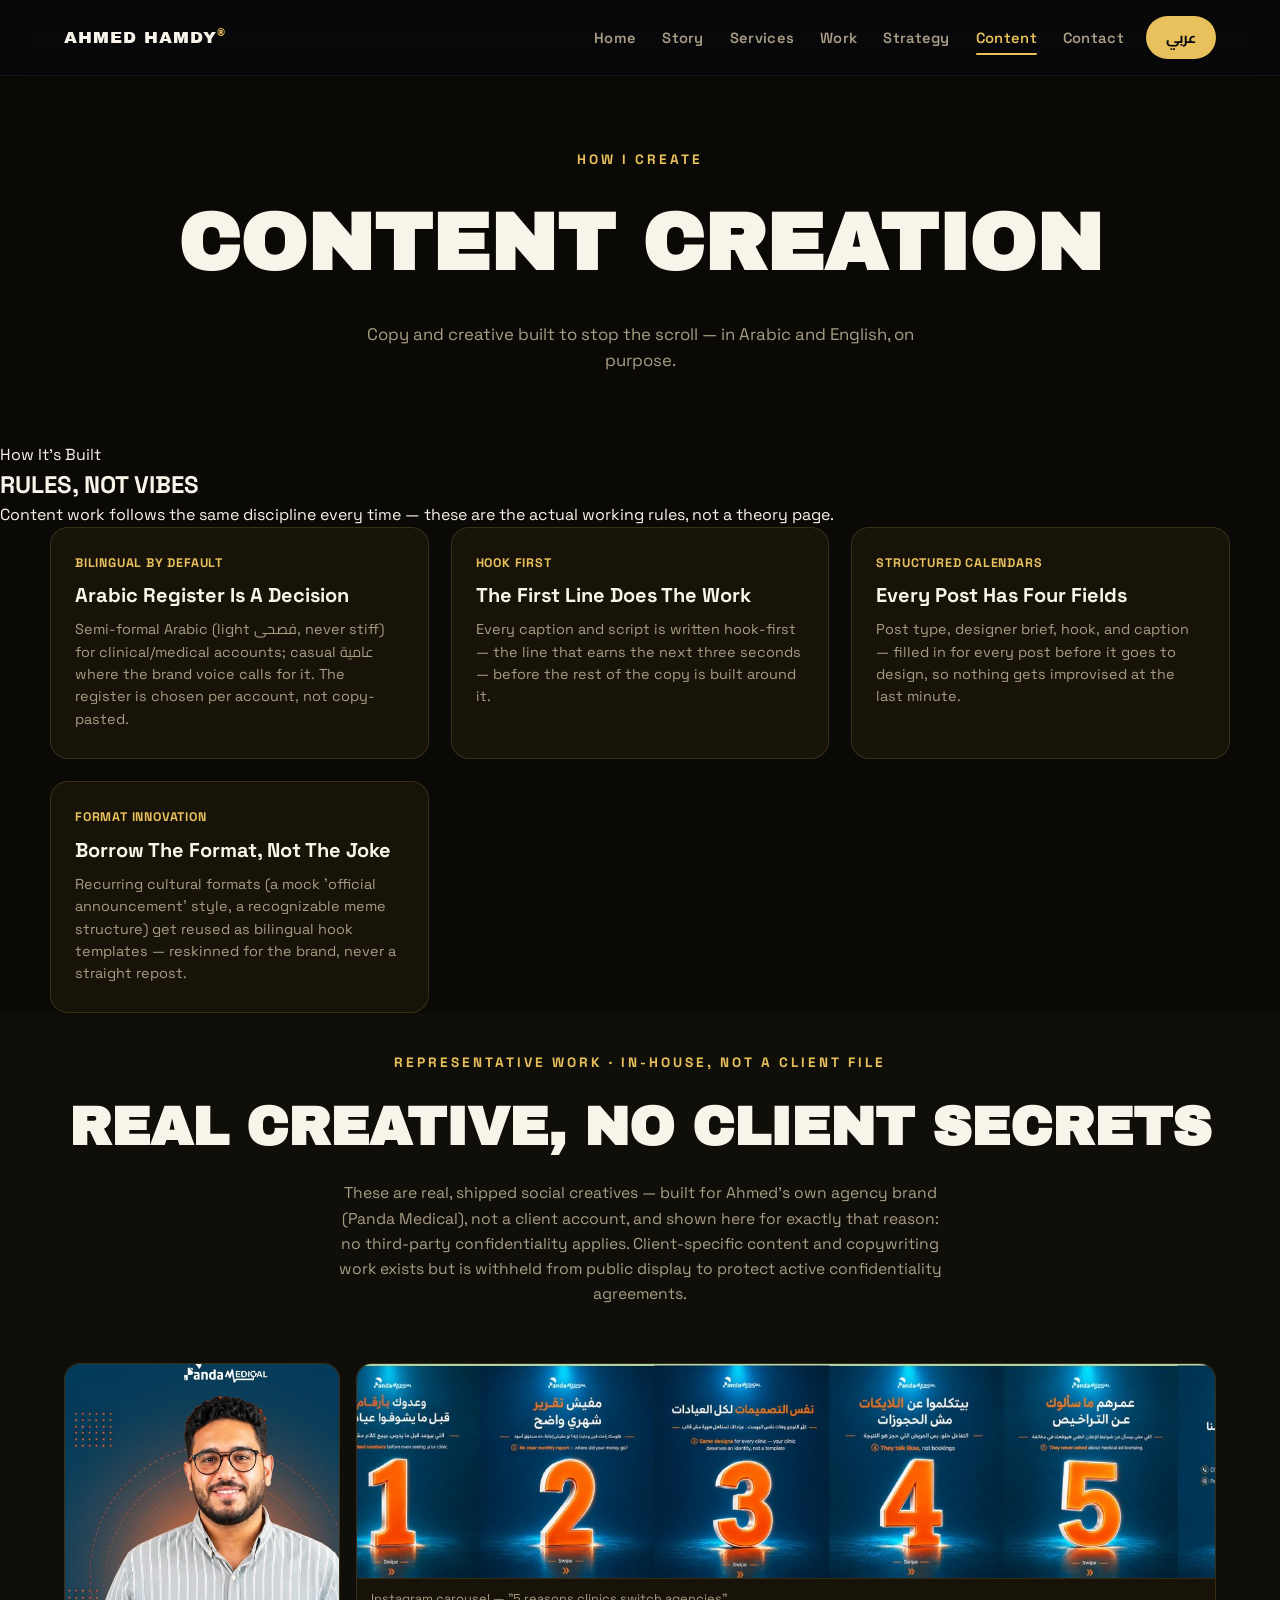
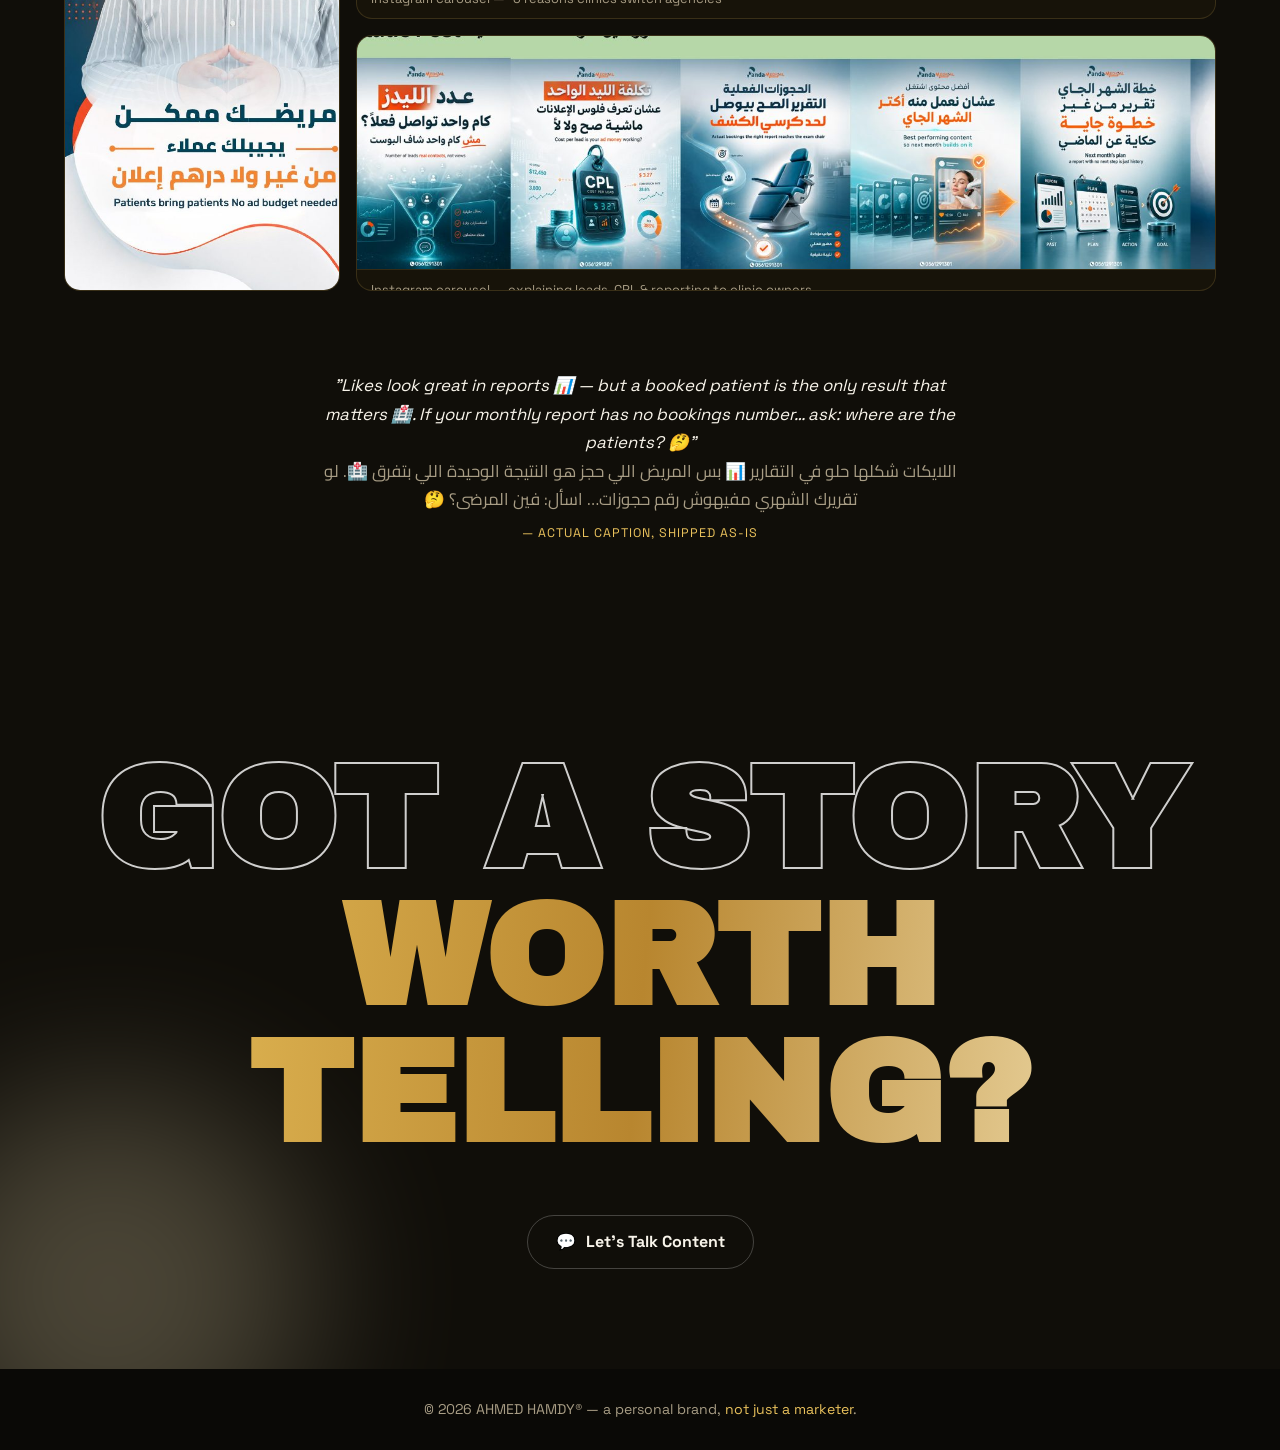
<file: content.html>
<!DOCTYPE html>
<html lang="en" dir="ltr">
<head>
<meta charset="UTF-8">
<meta name="viewport" content="width=device-width, initial-scale=1.0">
<title data-en="Content Creation — AHMED HAMDY®" data-ar="صناعة المحتوى — أحمد حمدي®">Content Creation — AHMED HAMDY®</title>
<meta name="description" content="How Ahmed Hamdy builds content and copy: bilingual caption discipline, hook-first writing, and real in-house creative work.">
<link rel="canonical" href="content.html">
<meta name="theme-color" content="#0a0906">
<link rel="icon" href="data:image/svg+xml,%3Csvg xmlns='http://www.w3.org/2000/svg' viewBox='0 0 64 64'%3E%3Crect width='64' height='64' rx='14' fill='%230a0906'/%3E%3Ctext x='32' y='42' font-family='Arial Black,Arial' font-size='26' font-weight='900' fill='%23e9c15c' text-anchor='middle'%3EAH%3C/text%3E%3C/svg%3E">

<meta property="og:type" content="website">
<meta property="og:title" content="Content Creation — AHMED HAMDY®">
<meta property="og:description" content="Bilingual caption discipline, hook-first writing, and real in-house creative work.">
<meta property="og:image" content="og.png">
<meta name="twitter:card" content="summary_large_image">

<link rel="preconnect" href="https://fonts.googleapis.com">
<link rel="preconnect" href="https://fonts.gstatic.com" crossorigin>
<link href="https://fonts.googleapis.com/css2?family=Archivo+Black&family=Space+Grotesk:wght@400;500;700&family=Cairo:wght@400;700;900&display=swap" rel="stylesheet">
<link rel="stylesheet" href="styles.css">
</head>
<body data-page="content">

<nav>
  <a class="wordmark" href="index.html">AHMED HAMDY<sup>®</sup></a>
  <div class="nav-right">
    <ul class="nav-links" id="navLinks">
      <li><a href="index.html" data-page="home" data-en="Home" data-ar="الرئيسية">Home</a></li>
      <li><a href="story.html" data-page="story" data-en="Story" data-ar="القصة">Story</a></li>
      <li><a href="services.html" data-page="services" data-en="Services" data-ar="الخدمات">Services</a></li>
      <li><a href="work.html" data-page="work" data-en="Work" data-ar="أعمالي">Work</a></li>
      <li><a href="strategy.html" data-page="strategy" data-en="Strategy" data-ar="استراتيجية">Strategy</a></li>
      <li><a href="content.html" data-page="content" data-en="Content" data-ar="المحتوى">Content</a></li>
      <li><a href="contact.html" data-page="contact" data-en="Contact" data-ar="تواصل">Contact</a></li>
    </ul>
    <button class="lang-btn" id="langBtn" onclick="toggleLang()">عربي</button>
    <button class="nav-burger" id="navBurger" aria-label="Menu"><span></span><span></span><span></span></button>
  </div>
</nav>

<div class="page-head">
  <div class="k" data-en="How I Create" data-ar="طريقة صنعي للمحتوى">How I Create</div>
  <h1 data-en="CONTENT CREATION" data-ar="صناعة المحتوى">CONTENT CREATION</h1>
  <p data-en="Copy and creative built to stop the scroll — in Arabic and English, on purpose." data-ar="كتابة وإبداع مبني عشان يوقّف السكرول - بالعربي والإنجليزي، بقصد.">Copy and creative built to stop the scroll — in Arabic and English, on purpose.</p>
</div>

<!-- METHODOLOGY -->
<section class="method-sec">
  <div class="sec-head reveal">
    <div class="k" data-en="How It's Built" data-ar="إزاي بيتبني">How It's Built</div>
    <h2 data-en="RULES, NOT VIBES" data-ar="قواعد، مش مزاج">RULES, NOT VIBES</h2>
    <p data-en="Content work follows the same discipline every time — these are the actual working rules, not a theory page." data-ar="شغل المحتوى بيتبع نفس الانضباط كل مرة - دي قواعد شغل حقيقية، مش صفحة نظرية.">Content work follows the same discipline every time — these are the actual working rules, not a theory page.</p>
  </div>
  <div class="cs-grid method-grid">
    <div class="cs-card method-card reveal">
      <div class="cs-body">
        <div class="cs-tag" data-en="Bilingual By Default" data-ar="ثنائي اللغة دايمًا">Bilingual By Default</div>
        <h3 data-en="Arabic Register Is A Decision" data-ar="المستوى اللغوي العربي قرار">Arabic Register Is A Decision</h3>
        <p class="cs-goal" data-en="Semi-formal Arabic (light فصحى, never stiff) for clinical/medical accounts; casual عامية where the brand voice calls for it. The register is chosen per account, not copy-pasted." data-ar="فصحى خفيفة شبه رسمية للحسابات الطبية، وعامية ودودة لو صوت البراند يسمح. المستوى بيتحدد لكل حساب، مش نسخ ولصق.">Semi-formal Arabic (light فصحى, never stiff) for clinical/medical accounts; casual عامية where the brand voice calls for it. The register is chosen per account, not copy-pasted.</p>
      </div>
    </div>
    <div class="cs-card method-card reveal">
      <div class="cs-body">
        <div class="cs-tag" data-en="Hook First" data-ar="الهوك الأول">Hook First</div>
        <h3 data-en="The First Line Does The Work" data-ar="أول سطر هو اللي بيشتغل">The First Line Does The Work</h3>
        <p class="cs-goal" data-en="Every caption and script is written hook-first — the line that earns the next three seconds — before the rest of the copy is built around it." data-ar="كل كابشن وسكريبت بيتكتب بالهوك الأول - السطر اللي بيكسب الـ3 ثواني الجاية - وبعدين الباقي بيتبني حوليه.">Every caption and script is written hook-first — the line that earns the next three seconds — before the rest of the copy is built around it.</p>
      </div>
    </div>
    <div class="cs-card method-card reveal">
      <div class="cs-body">
        <div class="cs-tag" data-en="Structured Calendars" data-ar="تقويمات منظمة">Structured Calendars</div>
        <h3 data-en="Every Post Has Four Fields" data-ar="كل بوست له 4 خانات">Every Post Has Four Fields</h3>
        <p class="cs-goal" data-en="Post type, designer brief, hook, and caption — filled in for every post before it goes to design, so nothing gets improvised at the last minute." data-ar="نوع البوست، بريف المصمم، الهوك، والكابشن - كلهم مكتوبين قبل التصميم، عشان مفيش حاجة بتتعمل في اللحظة الأخيرة.">Post type, designer brief, hook, and caption — filled in for every post before it goes to design, so nothing gets improvised at the last minute.</p>
      </div>
    </div>
    <div class="cs-card method-card reveal">
      <div class="cs-body">
        <div class="cs-tag" data-en="Format Innovation" data-ar="ابتكار في الصيغة">Format Innovation</div>
        <h3 data-en="Borrow The Format, Not The Joke" data-ar="استعارة الصيغة، مش النكتة">Borrow The Format, Not The Joke</h3>
        <p class="cs-goal" data-en="Recurring cultural formats (a mock 'official announcement' style, a recognizable meme structure) get reused as bilingual hook templates — reskinned for the brand, never a straight repost." data-ar="صيغ ثقافية متكررة (شكل &quot;بيان رسمي&quot;، هيكل ميم معروف) بتُستخدم كتمبلت هوك ثنائي اللغة - بشكل البراند، مش إعادة نشر عادية.">Recurring cultural formats (a mock "official announcement" style, a recognizable meme structure) get reused as bilingual hook templates — reskinned for the brand, never a straight repost.</p>
      </div>
    </div>
  </div>
</section>

<!-- REPRESENTATIVE WORK -->
<section class="casestudies-sec">
  <div class="sec-head reveal">
    <div class="k" data-en="Representative Work · In-House, Not A Client File" data-ar="عينة من الشغل · داخلي، مش ملف عميل">Representative Work · In-House, Not A Client File</div>
    <h2 data-en="REAL CREATIVE, NO CLIENT SECRETS" data-ar="إبداع حقيقي، من غير أسرار عملاء">REAL CREATIVE, NO CLIENT SECRETS</h2>
    <p data-en="These are real, shipped social creatives — built for Ahmed's own agency brand (Panda Medical), not a client account, and shown here for exactly that reason: no third-party confidentiality applies. Client-specific content and copywriting work exists but is withheld from public display to protect active confidentiality agreements." data-ar="دي تصاميم سوشيال ميديا حقيقية اتعملت فعلاً - لعلامة الوكالة الخاصة بأحمد (Panda Medical)، مش حساب عميل، وده سبب عرضها هنا تحديدًا: مفيش أي سرية لطرف ثالث. شغل المحتوى الخاص بعملاء موجود فعليًا لكنه محجوب عن العرض العام لحماية اتفاقيات سرية فعلية.">These are real, shipped social creatives — built for Ahmed's own agency brand (Panda Medical), not a client account, and shown here for exactly that reason: no third-party confidentiality applies. Client-specific content and copywriting work exists but is withheld from public display to protect active confidentiality agreements.</p>
  </div>

  <div class="gallery-grid">
    <figure class="gallery-item gallery-tall reveal">
      <img src="media/content-creation/panda-medical/ad-creative-patients-bring-patients.jpg" alt="Panda Medical bilingual ad creative — 'Patients bring patients, no ad budget needed'" loading="lazy">
      <figcaption data-en="Paid-social ad creative — bilingual hook + CTA" data-ar="تصميم إعلان ممول - هوك ثنائي اللغة + CTA">Paid-social ad creative — bilingual hook + CTA</figcaption>
    </figure>
    <figure class="gallery-item gallery-wide reveal">
      <img src="media/content-creation/panda-medical/carousel-5-reasons-clinics-switch.jpg" alt="Panda Medical Instagram carousel — 5 reasons clinics switch agencies" loading="lazy">
      <figcaption data-en="Instagram carousel — &quot;5 reasons clinics switch agencies&quot;" data-ar="كاروسيل إنستجرام - &quot;5 أسباب بتخلي العيادات تغيّر الوكالة&quot;">Instagram carousel — "5 reasons clinics switch agencies"</figcaption>
    </figure>
    <figure class="gallery-item gallery-wide reveal">
      <img src="media/content-creation/panda-medical/carousel-cpl-reporting-explainer.jpg" alt="Panda Medical Instagram carousel — explaining leads, cost-per-lead and reporting" loading="lazy">
      <figcaption data-en="Instagram carousel — explaining leads, CPL &amp; reporting to clinic owners" data-ar="كاروسيل إنستجرام - شرح الليدز وتكلفة العميل والتقارير لأصحاب العيادات">Instagram carousel — explaining leads, CPL &amp; reporting to clinic owners</figcaption>
    </figure>
  </div>

  <div class="quote-block reveal">
    <p class="quote-en">"Likes look great in reports 📊 — but a booked patient is the only result that matters 🏥. If your monthly report has no bookings number… ask: where are the patients? 🤔"</p>
    <p class="quote-ar">اللايكات شكلها حلو في التقارير 📊 بس المريض اللي حجز هو النتيجة الوحيدة اللي بتفرق 🏥. لو تقريرك الشهري مفيهوش رقم حجوزات… اسأل: فين المرضى؟ 🤔</p>
    <div class="quote-tag" data-en="— actual caption, shipped as-is" data-ar="— كابشن حقيقي، اتنشر زي ما هو">— actual caption, shipped as-is</div>
  </div>
</section>

<!-- CTA -->
<section class="contact" id="contact" style="min-height:40vh">
  <div class="orb o2" style="width:400px;height:400px;bottom:-120px;left:-90px;background:var(--pink);opacity:.25"></div>
  <h2>
    <span class="stroke" data-en="GOT A STORY" data-ar="عندك قصة">GOT A STORY</span>
    <span class="solid" data-en="WORTH TELLING?" data-ar="تستحق تُحكى؟">WORTH TELLING?</span>
  </h2>
  <div class="contact-row">
    <a class="pill" href="contact.html">💬 <span data-en="Let's Talk Content" data-ar="يلا نتكلم محتوى">Let's Talk Content</span></a>
  </div>
</section>

<footer>
  <div data-en="© 2026 AHMED HAMDY® — a personal brand, <span>not just a marketer</span>." data-ar="© 2026 أحمد حمدي® — براند شخصي، <span>مش مجرد ماركتير</span>.">© 2026 AHMED HAMDY® — a personal brand, <span>not just a marketer</span>.</div>
</footer>

<script src="app.js"></script>
</body>
</html>
</file>
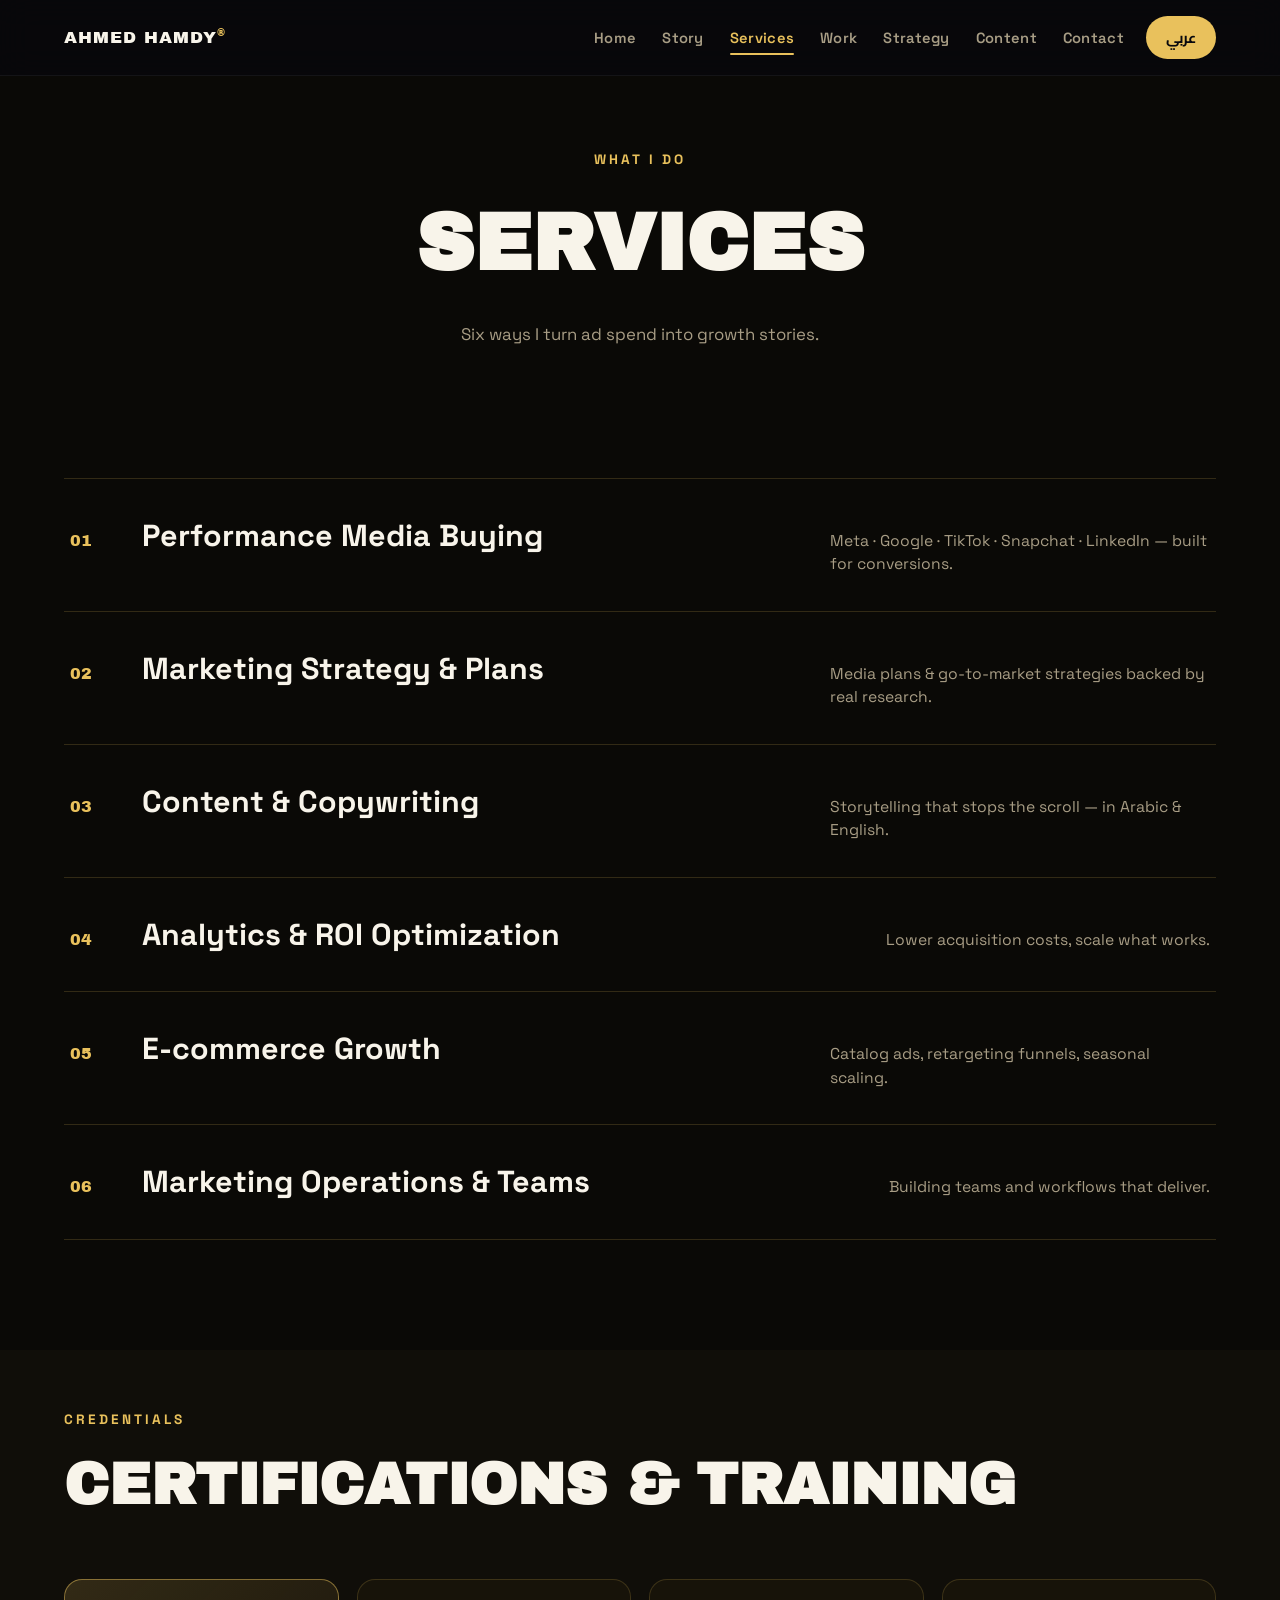
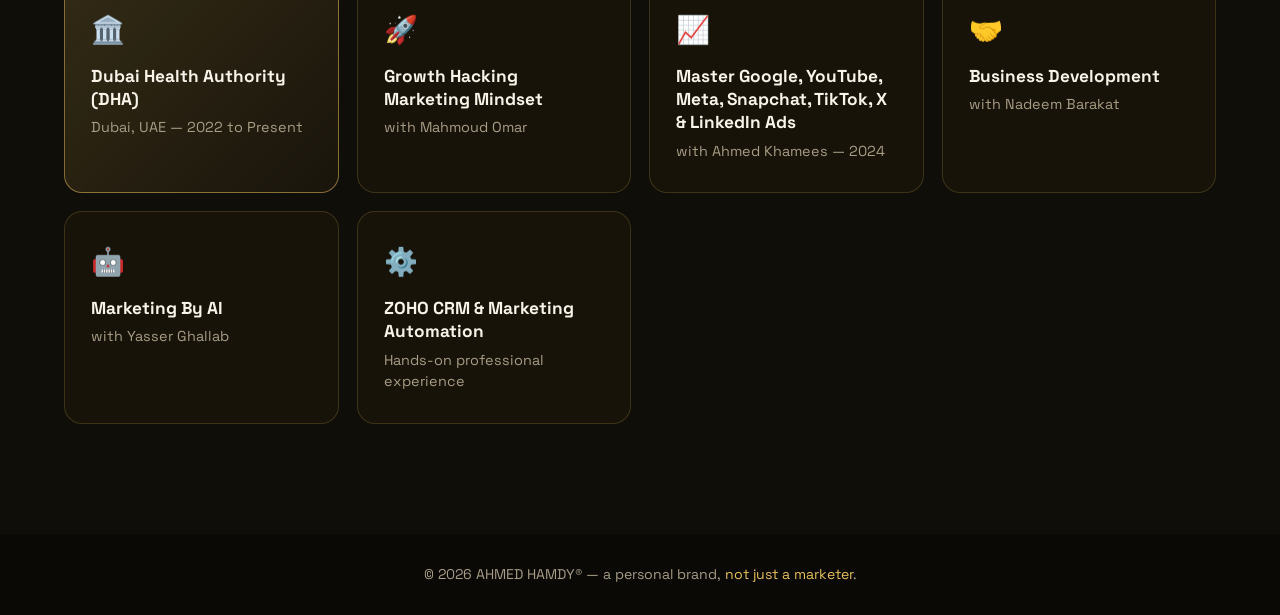
<file: services.html>
<!DOCTYPE html>
<html lang="en" dir="ltr">
<head>
<meta charset="UTF-8">
<meta name="viewport" content="width=device-width, initial-scale=1.0">
<title data-en="Services — AHMED HAMDY®" data-ar="خدماتي — أحمد حمدي®">Services — AHMED HAMDY®</title>
<meta name="description" content="Performance media buying, marketing strategy, content & copywriting, analytics, e-commerce growth, and marketing operations — plus DHA and industry certifications.">
<link rel="canonical" href="services.html">
<meta name="theme-color" content="#0a0906">
<link rel="icon" href="data:image/svg+xml,%3Csvg xmlns='http://www.w3.org/2000/svg' viewBox='0 0 64 64'%3E%3Crect width='64' height='64' rx='14' fill='%230a0906'/%3E%3Ctext x='32' y='42' font-family='Arial Black,Arial' font-size='26' font-weight='900' fill='%23e9c15c' text-anchor='middle'%3EAH%3C/text%3E%3C/svg%3E">

<meta property="og:type" content="website">
<meta property="og:title" content="Services — AHMED HAMDY®">
<meta property="og:description" content="Performance media buying, marketing strategy, content & copywriting, analytics, e-commerce growth, and marketing operations.">
<meta property="og:image" content="og.png">
<meta name="twitter:card" content="summary_large_image">

<link rel="preconnect" href="https://fonts.googleapis.com">
<link rel="preconnect" href="https://fonts.gstatic.com" crossorigin>
<link href="https://fonts.googleapis.com/css2?family=Archivo+Black&family=Space+Grotesk:wght@400;500;700&family=Cairo:wght@400;700;900&display=swap" rel="stylesheet">
<link rel="stylesheet" href="styles.css">
</head>
<body data-page="services">

<nav>
  <a class="wordmark" href="index.html">AHMED HAMDY<sup>®</sup></a>
  <div class="nav-right">
    <ul class="nav-links" id="navLinks">
      <li><a href="index.html" data-page="home" data-en="Home" data-ar="الرئيسية">Home</a></li>
      <li><a href="story.html" data-page="story" data-en="Story" data-ar="القصة">Story</a></li>
      <li><a href="services.html" data-page="services" data-en="Services" data-ar="الخدمات">Services</a></li>
      <li><a href="work.html" data-page="work" data-en="Work" data-ar="أعمالي">Work</a></li>
      <li><a href="strategy.html" data-page="strategy" data-en="Strategy" data-ar="استراتيجية">Strategy</a></li>
      <li><a href="content.html" data-page="content" data-en="Content" data-ar="المحتوى">Content</a></li>
      <li><a href="contact.html" data-page="contact" data-en="Contact" data-ar="تواصل">Contact</a></li>
    </ul>
    <button class="lang-btn" id="langBtn" onclick="toggleLang()">عربي</button>
    <button class="nav-burger" id="navBurger" aria-label="Menu"><span></span><span></span><span></span></button>
  </div>
</nav>

<div class="page-head">
  <div class="k" data-en="What I Do" data-ar="بعمل ايه">What I Do</div>
  <h1 data-en="SERVICES" data-ar="خدماتي">SERVICES</h1>
  <p data-en="Six ways I turn ad spend into growth stories." data-ar="6 طرق بحوّل بيها الميزانية الإعلانية لقصص نمو.">Six ways I turn ad spend into growth stories.</p>
</div>

<!-- SERVICES -->
<section class="services-lux" id="services">
  <div class="svc-list">
    <a class="svc reveal" href="work.html">
      <span class="num">01</span>
      <span class="t" data-en="Performance Media Buying" data-ar="ميديا بايينج">Performance Media Buying</span>
      <span class="d" data-en="Meta · Google · TikTok · Snapchat · LinkedIn — built for conversions." data-ar="ميتا · جوجل · تيك توك · سناب · لينكدإن — حملات مبنية للمبيعات.">Meta · Google · TikTok · Snapchat · LinkedIn — built for conversions.</span>
    </a>
    <a class="svc reveal" href="strategy.html">
      <span class="num">02</span>
      <span class="t" data-en="Marketing Strategy & Plans" data-ar="استراتيجيات وخطط تسويق">Marketing Strategy &amp; Plans</span>
      <span class="d" data-en="Media plans & go-to-market strategies backed by real research." data-ar="ميديا بلانز واستراتيجيات مبنية على بحث حقيقي.">Media plans &amp; go-to-market strategies backed by real research.</span>
    </a>
    <a class="svc reveal" href="content.html">
      <span class="num">03</span>
      <span class="t" data-en="Content & Copywriting" data-ar="محتوى وكوبي رايتنج">Content &amp; Copywriting</span>
      <span class="d" data-en="Storytelling that stops the scroll — in Arabic & English." data-ar="ستوري تيلنج يوقّف السكرول — بالعربي والإنجليزي.">Storytelling that stops the scroll — in Arabic &amp; English.</span>
    </a>
    <div class="svc reveal">
      <span class="num">04</span>
      <span class="t" data-en="Analytics & ROI Optimization" data-ar="تحليل وتحسين العائد">Analytics &amp; ROI Optimization</span>
      <span class="d" data-en="Lower acquisition costs, scale what works." data-ar="تكلفة عميل أقل، وتكبير اللي بيشتغل.">Lower acquisition costs, scale what works.</span>
    </div>
    <div class="svc reveal">
      <span class="num">05</span>
      <span class="t" data-en="E-commerce Growth" data-ar="نمو المتاجر الإلكترونية">E-commerce Growth</span>
      <span class="d" data-en="Catalog ads, retargeting funnels, seasonal scaling." data-ar="إعلانات كتالوج وريتارجتنج وسكيلينج المواسم.">Catalog ads, retargeting funnels, seasonal scaling.</span>
    </div>
    <div class="svc reveal">
      <span class="num">06</span>
      <span class="t" data-en="Marketing Operations & Teams" data-ar="إدارة فرق وعمليات التسويق">Marketing Operations &amp; Teams</span>
      <span class="d" data-en="Building teams and workflows that deliver." data-ar="بناء فرق وأنظمة شغل بتوصّل نتايج.">Building teams and workflows that deliver.</span>
    </div>
  </div>
</section>

<!-- CERTIFICATIONS -->
<section class="certs" id="certs">
  <div class="k reveal" data-en="Credentials" data-ar="اعتمادات">Credentials</div>
  <h2 class="reveal" data-en="CERTIFICATIONS & TRAINING" data-ar="الشهادات والكورسات">CERTIFICATIONS &amp; TRAINING</h2>
  <div class="cert-grid">
    <div class="cert featured reveal">
      <div class="badge">🏛️</div>
      <h3 data-en="Dubai Health Authority (DHA)" data-ar="هيئة الصحة بدبي (DHA)">Dubai Health Authority (DHA)</h3>
      <p data-en="Dubai, UAE — 2022 to Present" data-ar="دبي، الإمارات — 2022 حتى الآن">Dubai, UAE — 2022 to Present</p>
    </div>
    <div class="cert reveal">
      <div class="badge">🚀</div>
      <h3 data-en="Growth Hacking Marketing Mindset" data-ar="Growth Hacking Marketing Mindset">Growth Hacking Marketing Mindset</h3>
      <p data-en="with Mahmoud Omar" data-ar="مع محمود عمر">with Mahmoud Omar</p>
    </div>
    <div class="cert reveal">
      <div class="badge">📈</div>
      <h3 data-en="Master Google, YouTube, Meta, Snapchat, TikTok, X & LinkedIn Ads" data-ar="احتراف إعلانات جوجل ويوتيوب وميتا وسناب وتيك توك وX ولينكدإن">Master Google, YouTube, Meta, Snapchat, TikTok, X &amp; LinkedIn Ads</h3>
      <p data-en="with Ahmed Khamees — 2024" data-ar="مع أحمد خميس — 2024">with Ahmed Khamees — 2024</p>
    </div>
    <div class="cert reveal">
      <div class="badge">🤝</div>
      <h3 data-en="Business Development" data-ar="تطوير الأعمال">Business Development</h3>
      <p data-en="with Nadeem Barakat" data-ar="مع نديم بركات">with Nadeem Barakat</p>
    </div>
    <div class="cert reveal">
      <div class="badge">🤖</div>
      <h3 data-en="Marketing By AI" data-ar="التسويق بالذكاء الاصطناعي">Marketing By AI</h3>
      <p data-en="with Yasser Ghallab" data-ar="مع ياسر غلاب">with Yasser Ghallab</p>
    </div>
    <div class="cert reveal">
      <div class="badge">⚙️</div>
      <h3 data-en="ZOHO CRM & Marketing Automation" data-ar="ZOHO CRM وأتمتة التسويق">ZOHO CRM &amp; Marketing Automation</h3>
      <p data-en="Hands-on professional experience" data-ar="خبرة عملية احترافية">Hands-on professional experience</p>
    </div>
  </div>
</section>

<footer>
  <div data-en="© 2026 AHMED HAMDY® — a personal brand, <span>not just a marketer</span>." data-ar="© 2026 أحمد حمدي® — براند شخصي، <span>مش مجرد ماركتير</span>.">© 2026 AHMED HAMDY® — a personal brand, <span>not just a marketer</span>.</div>
</footer>

<script src="app.js"></script>
</body>
</html>
</file>
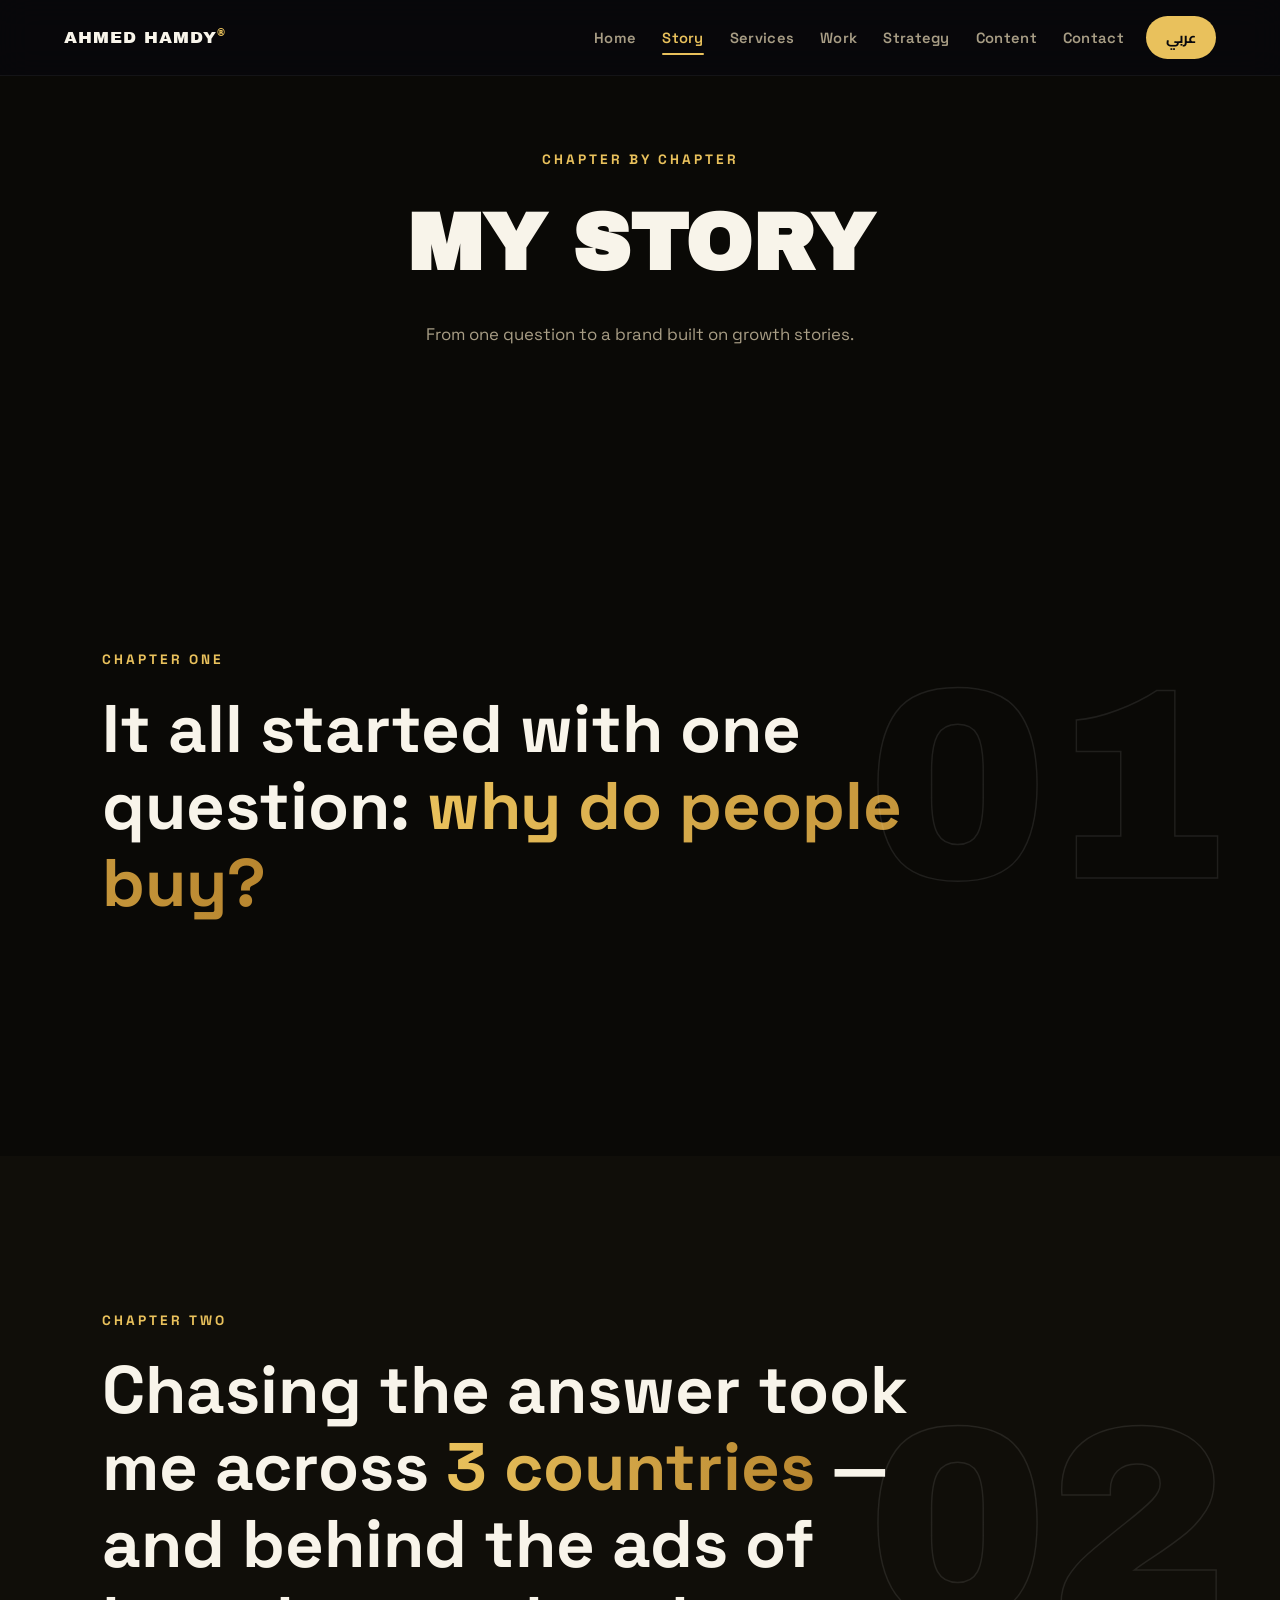
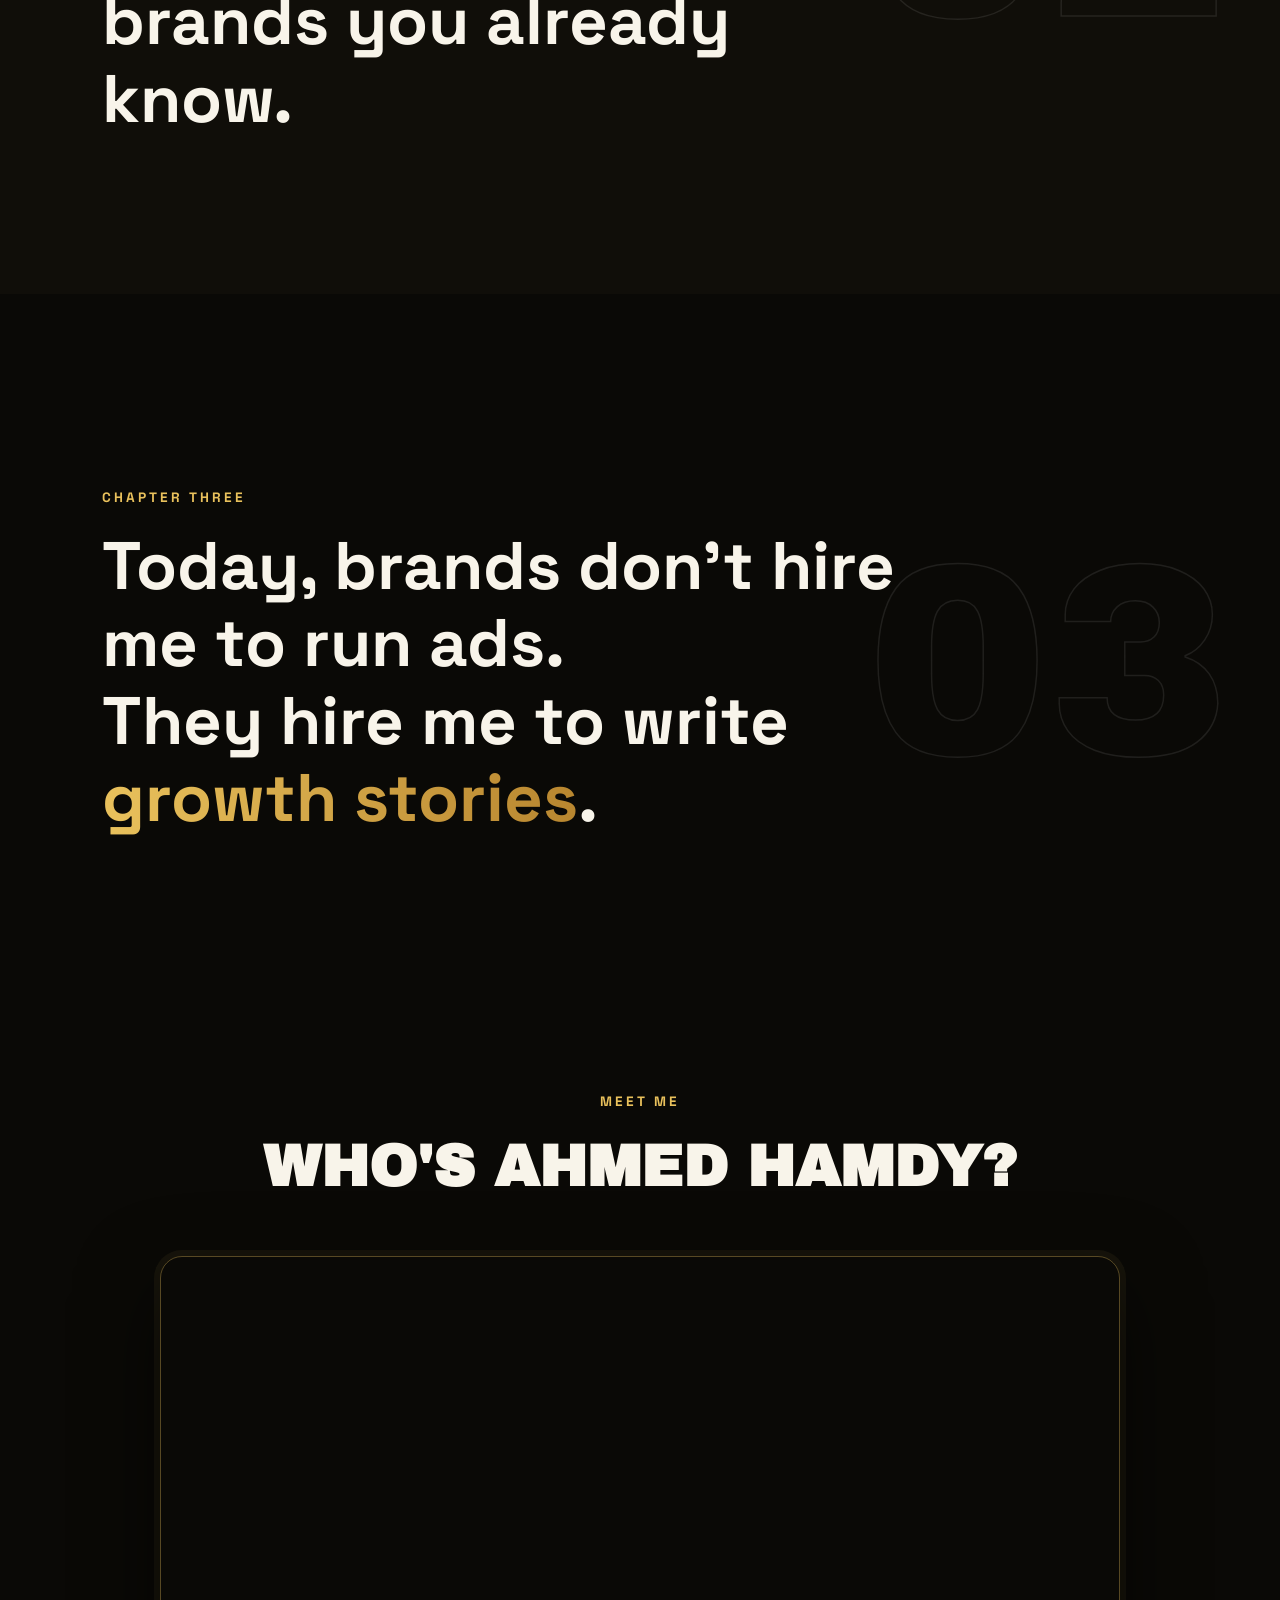
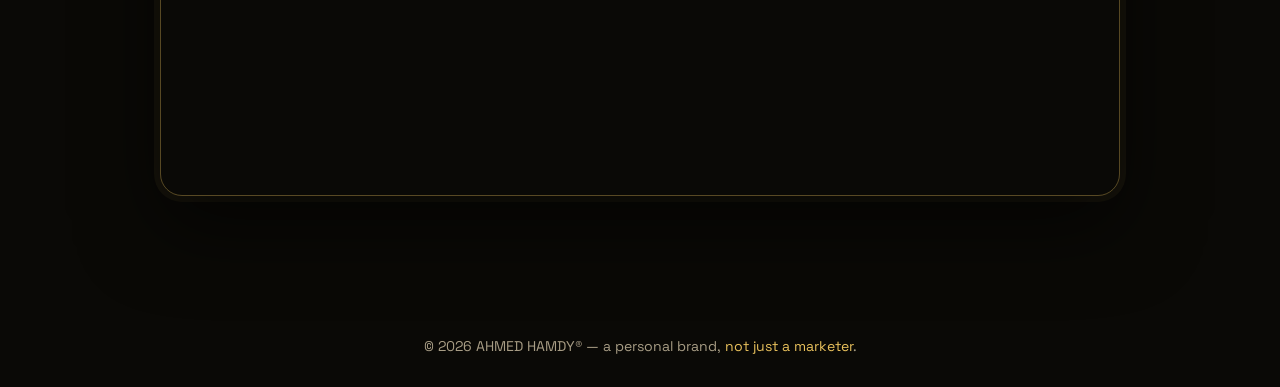
<file: story.html>
<!DOCTYPE html>
<html lang="en" dir="ltr">
<head>
<meta charset="UTF-8">
<meta name="viewport" content="width=device-width, initial-scale=1.0">
<title data-en="My Story — AHMED HAMDY®" data-ar="قصتي — أحمد حمدي®">My Story — AHMED HAMDY®</title>
<meta name="description" content="How Ahmed Hamdy went from asking 'why do people buy?' to writing growth stories for 199+ brands across 3 countries.">
<link rel="canonical" href="story.html">
<meta name="theme-color" content="#0a0906">
<link rel="icon" href="data:image/svg+xml,%3Csvg xmlns='http://www.w3.org/2000/svg' viewBox='0 0 64 64'%3E%3Crect width='64' height='64' rx='14' fill='%230a0906'/%3E%3Ctext x='32' y='42' font-family='Arial Black,Arial' font-size='26' font-weight='900' fill='%23e9c15c' text-anchor='middle'%3EAH%3C/text%3E%3C/svg%3E">

<meta property="og:type" content="website">
<meta property="og:title" content="My Story — AHMED HAMDY®">
<meta property="og:description" content="How Ahmed Hamdy went from asking 'why do people buy?' to writing growth stories for 199+ brands across 3 countries.">
<meta property="og:image" content="og.png">
<meta name="twitter:card" content="summary_large_image">

<link rel="preconnect" href="https://fonts.googleapis.com">
<link rel="preconnect" href="https://fonts.gstatic.com" crossorigin>
<link href="https://fonts.googleapis.com/css2?family=Archivo+Black&family=Space+Grotesk:wght@400;500;700&family=Cairo:wght@400;700;900&display=swap" rel="stylesheet">
<link rel="stylesheet" href="styles.css">
</head>
<body data-page="story">

<nav>
  <a class="wordmark" href="index.html">AHMED HAMDY<sup>®</sup></a>
  <div class="nav-right">
    <ul class="nav-links" id="navLinks">
      <li><a href="index.html" data-page="home" data-en="Home" data-ar="الرئيسية">Home</a></li>
      <li><a href="story.html" data-page="story" data-en="Story" data-ar="القصة">Story</a></li>
      <li><a href="services.html" data-page="services" data-en="Services" data-ar="الخدمات">Services</a></li>
      <li><a href="work.html" data-page="work" data-en="Work" data-ar="أعمالي">Work</a></li>
      <li><a href="strategy.html" data-page="strategy" data-en="Strategy" data-ar="استراتيجية">Strategy</a></li>
      <li><a href="content.html" data-page="content" data-en="Content" data-ar="المحتوى">Content</a></li>
      <li><a href="contact.html" data-page="contact" data-en="Contact" data-ar="تواصل">Contact</a></li>
    </ul>
    <button class="lang-btn" id="langBtn" onclick="toggleLang()">عربي</button>
    <button class="nav-burger" id="navBurger" aria-label="Menu"><span></span><span></span><span></span></button>
  </div>
</nav>

<div class="page-head">
  <div class="k" data-en="Chapter By Chapter" data-ar="فصل ورا فصل">Chapter By Chapter</div>
  <h1 data-en="MY STORY" data-ar="قصتي">MY STORY</h1>
  <p data-en="From one question to a brand built on growth stories." data-ar="من سؤال واحد لبراند مبني على قصص نمو.">From one question to a brand built on growth stories.</p>
</div>

<!-- STORY -->
<section class="chapter">
  <div class="chnum">01</div>
  <div class="chlabel reveal" data-en="Chapter One" data-ar="الفصل الأول">Chapter One</div>
  <h2 class="reveal" data-en="It all started with one question: <em>why do people buy?</em>" data-ar="كله بدأ بسؤال واحد: <em>الناس بتشتري ليه؟</em>">It all started with one question: <em>why do people buy?</em></h2>
</section>

<section class="chapter alt">
  <div class="chnum">02</div>
  <div class="chlabel reveal" data-en="Chapter Two" data-ar="الفصل التاني">Chapter Two</div>
  <h2 class="reveal" data-en="Chasing the answer took me across <em>3 countries</em> — and behind the ads of brands you already know." data-ar="جري ورا الإجابة خدني لـ<em>3 دول</em> — وورا إعلانات براندات انت أصلاً تعرفها.">Chasing the answer took me across <em>3 countries</em> — and behind the ads of brands you already know.</h2>
</section>

<section class="chapter">
  <div class="chnum">03</div>
  <div class="chlabel reveal" data-en="Chapter Three" data-ar="الفصل التالت">Chapter Three</div>
  <h2 class="reveal" data-en="Today, brands don't hire me to run ads.<br>They hire me to write <em>growth stories</em>." data-ar="النهاردة البراندات مش بتجيبني عشان أعمل إعلانات.<br>بتجيبني عشان أكتب <em>قصص نمو</em>.">Today, brands don't hire me to run ads.<br>They hire me to write <em>growth stories</em>.</h2>
</section>

<!-- VIDEO -->
<section class="video-sec" id="video">
  <div class="k reveal" data-en="Meet Me" data-ar="اتعرف عليّا">Meet Me</div>
  <h2 class="reveal" data-en="WHO'S AHMED HAMDY?" data-ar="مين أحمد حمدي؟">WHO'S AHMED HAMDY?</h2>
  <div class="video-frame reveal">
    <iframe src="https://drive.google.com/file/d/1BKug9yWH3KHd_ckI_kmAb0jmwEXObD1t/preview" allow="autoplay; fullscreen" allowfullscreen loading="lazy" title="Who's Ahmed Hamdy"></iframe>
  </div>
</section>

<footer>
  <div data-en="© 2026 AHMED HAMDY® — a personal brand, <span>not just a marketer</span>." data-ar="© 2026 أحمد حمدي® — براند شخصي، <span>مش مجرد ماركتير</span>.">© 2026 AHMED HAMDY® — a personal brand, <span>not just a marketer</span>.</div>
</footer>

<script src="app.js"></script>
</body>
</html>
</file>
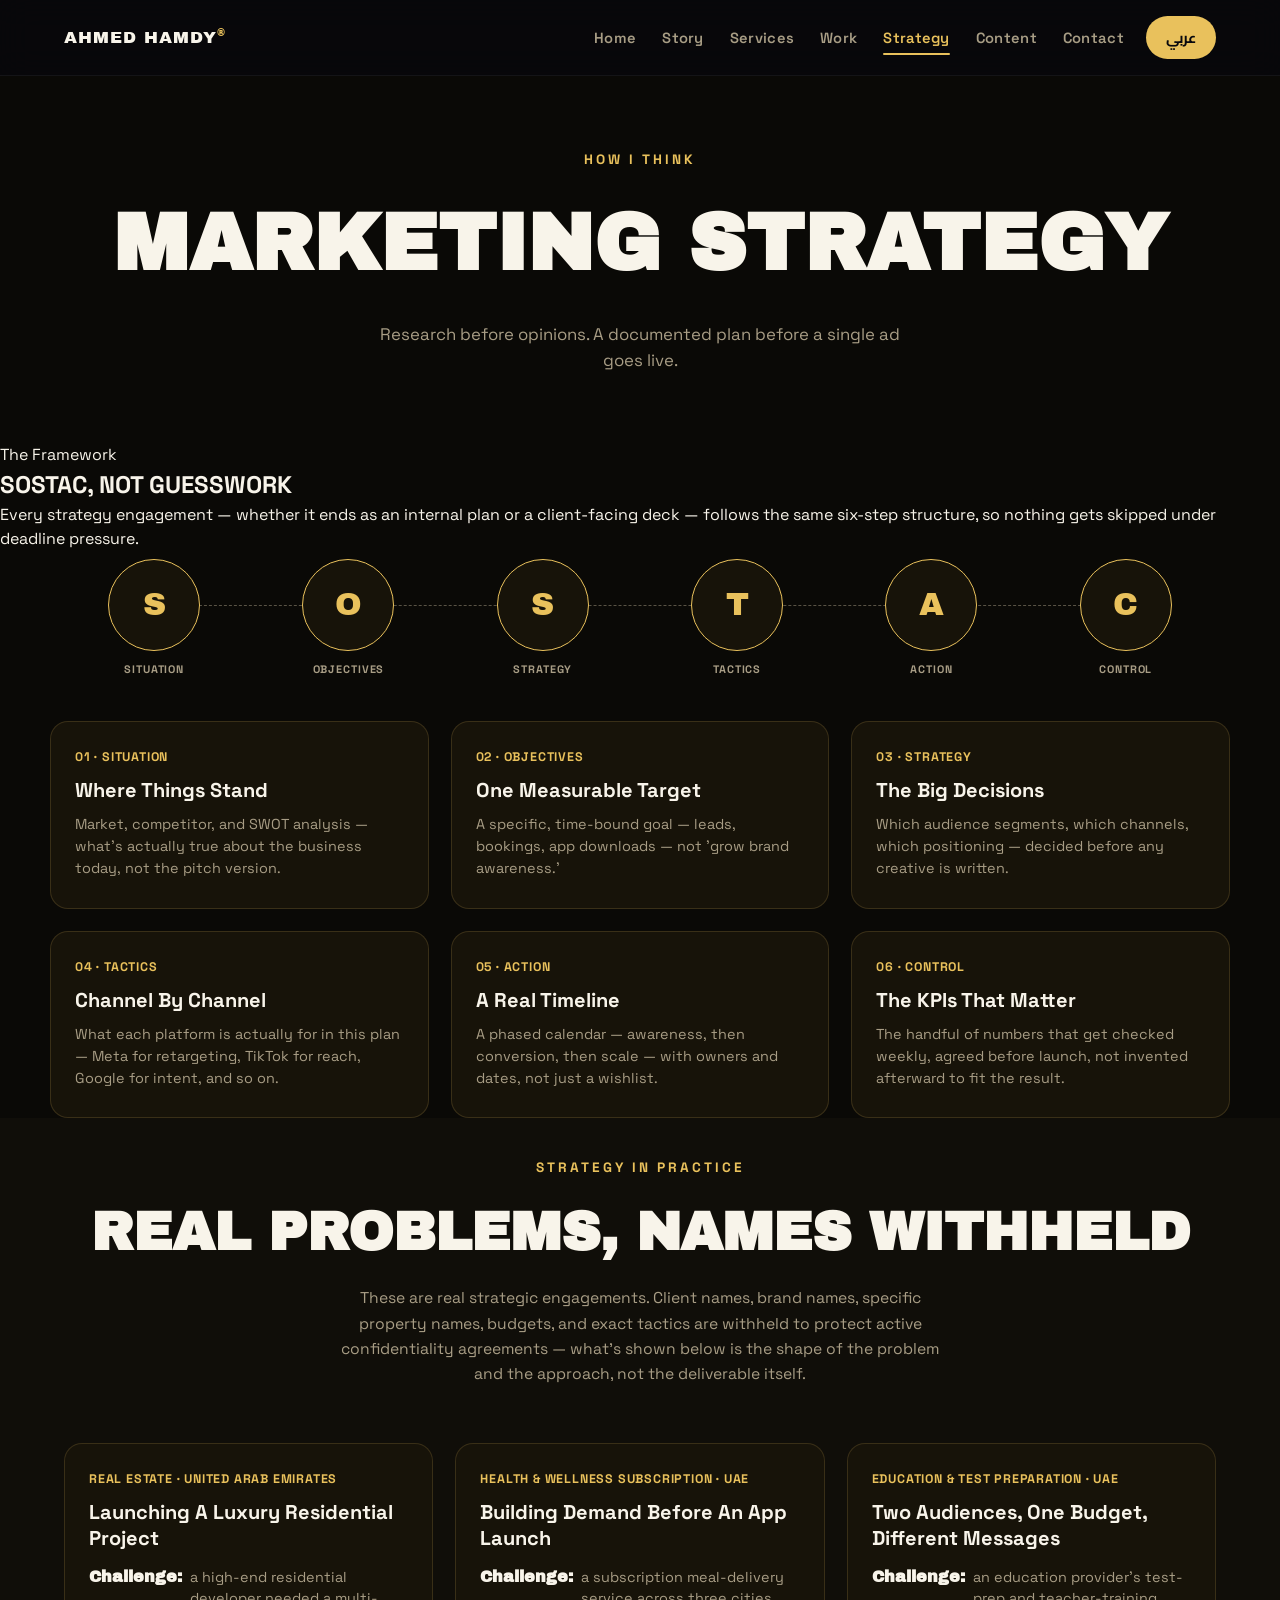
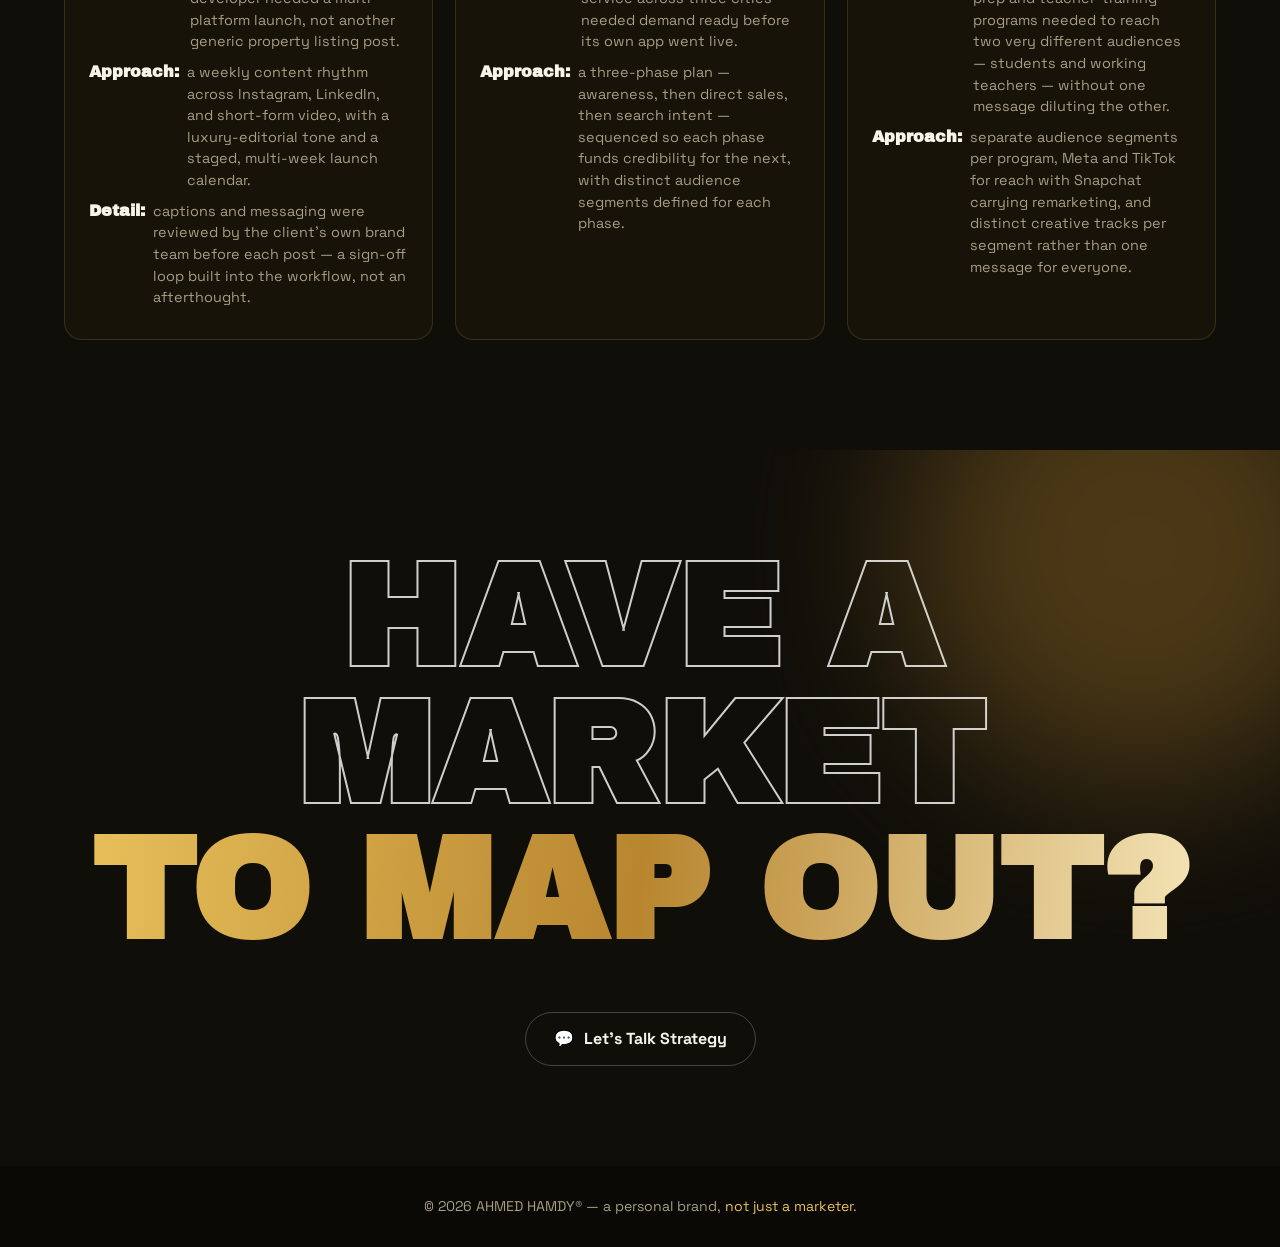
<file: strategy.html>
<!DOCTYPE html>
<html lang="en" dir="ltr">
<head>
<meta charset="UTF-8">
<meta name="viewport" content="width=device-width, initial-scale=1.0">
<title data-en="Marketing Strategy — AHMED HAMDY®" data-ar="استراتيجية التسويق — أحمد حمدي®">Marketing Strategy — AHMED HAMDY®</title>
<meta name="description" content="How Ahmed Hamdy builds marketing strategy: a research-first methodology (SOSTAC) and real, anonymized strategic work across real estate, wellness, and education.">
<link rel="canonical" href="strategy.html">
<meta name="theme-color" content="#0a0906">
<link rel="icon" href="data:image/svg+xml,%3Csvg xmlns='http://www.w3.org/2000/svg' viewBox='0 0 64 64'%3E%3Crect width='64' height='64' rx='14' fill='%230a0906'/%3E%3Ctext x='32' y='42' font-family='Arial Black,Arial' font-size='26' font-weight='900' fill='%23e9c15c' text-anchor='middle'%3EAH%3C/text%3E%3C/svg%3E">

<meta property="og:type" content="website">
<meta property="og:title" content="Marketing Strategy — AHMED HAMDY®">
<meta property="og:description" content="A research-first strategy methodology (SOSTAC), applied across real estate, wellness, and education clients.">
<meta property="og:image" content="og.png">
<meta name="twitter:card" content="summary_large_image">

<link rel="preconnect" href="https://fonts.googleapis.com">
<link rel="preconnect" href="https://fonts.gstatic.com" crossorigin>
<link href="https://fonts.googleapis.com/css2?family=Archivo+Black&family=Space+Grotesk:wght@400;500;700&family=Cairo:wght@400;700;900&display=swap" rel="stylesheet">
<link rel="stylesheet" href="styles.css">
</head>
<body data-page="strategy">

<nav>
  <a class="wordmark" href="index.html">AHMED HAMDY<sup>®</sup></a>
  <div class="nav-right">
    <ul class="nav-links" id="navLinks">
      <li><a href="index.html" data-page="home" data-en="Home" data-ar="الرئيسية">Home</a></li>
      <li><a href="story.html" data-page="story" data-en="Story" data-ar="القصة">Story</a></li>
      <li><a href="services.html" data-page="services" data-en="Services" data-ar="الخدمات">Services</a></li>
      <li><a href="work.html" data-page="work" data-en="Work" data-ar="أعمالي">Work</a></li>
      <li><a href="strategy.html" data-page="strategy" data-en="Strategy" data-ar="استراتيجية">Strategy</a></li>
      <li><a href="content.html" data-page="content" data-en="Content" data-ar="المحتوى">Content</a></li>
      <li><a href="contact.html" data-page="contact" data-en="Contact" data-ar="تواصل">Contact</a></li>
    </ul>
    <button class="lang-btn" id="langBtn" onclick="toggleLang()">عربي</button>
    <button class="nav-burger" id="navBurger" aria-label="Menu"><span></span><span></span><span></span></button>
  </div>
</nav>

<div class="page-head">
  <div class="k" data-en="How I Think" data-ar="طريقة تفكيري">How I Think</div>
  <h1 data-en="MARKETING STRATEGY" data-ar="استراتيجية التسويق">MARKETING STRATEGY</h1>
  <p data-en="Research before opinions. A documented plan before a single ad goes live." data-ar="البحث الأول قبل الانطباعات. خطة موثّقة قبل أي إعلان واحد يشتغل.">Research before opinions. A documented plan before a single ad goes live.</p>
</div>

<!-- METHODOLOGY -->
<section class="method-sec">
  <div class="sec-head reveal">
    <div class="k" data-en="The Framework" data-ar="المنهجية">The Framework</div>
    <h2 data-en="SOSTAC, NOT GUESSWORK" data-ar="SOSTAC، مش تخمين">SOSTAC, NOT GUESSWORK</h2>
    <p data-en="Every strategy engagement — whether it ends as an internal plan or a client-facing deck — follows the same six-step structure, so nothing gets skipped under deadline pressure." data-ar="كل مهمة استراتيجية - سواء خطة داخلية أو ديك لعميل - بتتبع نفس الـ6 خطوات، عشان مفيش حاجة تتفوت تحت ضغط الوقت.">Every strategy engagement — whether it ends as an internal plan or a client-facing deck — follows the same six-step structure, so nothing gets skipped under deadline pressure.</p>
  </div>

  <div class="sostac-flow reveal" role="img" aria-label="SOSTAC: Situation, Objectives, Strategy, Tactics, Action, Control">
    <div class="sostac-node"><div class="sostac-circle">S</div><div class="sostac-label">SITUATION</div></div>
    <div class="sostac-node"><div class="sostac-circle">O</div><div class="sostac-label">OBJECTIVES</div></div>
    <div class="sostac-node"><div class="sostac-circle">S</div><div class="sostac-label">STRATEGY</div></div>
    <div class="sostac-node"><div class="sostac-circle">T</div><div class="sostac-label">TACTICS</div></div>
    <div class="sostac-node"><div class="sostac-circle">A</div><div class="sostac-label">ACTION</div></div>
    <div class="sostac-node"><div class="sostac-circle">C</div><div class="sostac-label">CONTROL</div></div>
  </div>

  <div class="cs-grid method-grid">
    <div class="cs-card method-card reveal">
      <div class="cs-body">
        <div class="cs-tag">01 · SITUATION</div>
        <h3 data-en="Where Things Stand" data-ar="إحنا فين دلوقتي">Where Things Stand</h3>
        <p class="cs-goal" data-en="Market, competitor, and SWOT analysis — what's actually true about the business today, not the pitch version." data-ar="تحليل السوق والمنافسين وSWOT - الحقيقة اللي الشركة فيها دلوقتي، مش النسخة التسويقية.">Market, competitor, and SWOT analysis — what's actually true about the business today, not the pitch version.</p>
      </div>
    </div>
    <div class="cs-card method-card reveal">
      <div class="cs-body">
        <div class="cs-tag">02 · OBJECTIVES</div>
        <h3 data-en="One Measurable Target" data-ar="هدف واحد قابل للقياس">One Measurable Target</h3>
        <p class="cs-goal" data-en="A specific, time-bound goal — leads, bookings, app downloads — not 'grow brand awareness.'" data-ar="هدف محدد بوقت واضح - عملاء محتملين، حجوزات، تحميلات - مش &quot;زيادة الوعي بالبراند&quot; بس.">A specific, time-bound goal — leads, bookings, app downloads — not "grow brand awareness."</p>
      </div>
    </div>
    <div class="cs-card method-card reveal">
      <div class="cs-body">
        <div class="cs-tag">03 · STRATEGY</div>
        <h3 data-en="The Big Decisions" data-ar="القرارات الكبيرة">The Big Decisions</h3>
        <p class="cs-goal" data-en="Which audience segments, which channels, which positioning — decided before any creative is written." data-ar="أي شرائح جمهور، أي منصات، أي تمركز - بيتقرروا قبل كتابة أي محتوى.">Which audience segments, which channels, which positioning — decided before any creative is written.</p>
      </div>
    </div>
    <div class="cs-card method-card reveal">
      <div class="cs-body">
        <div class="cs-tag">04 · TACTICS</div>
        <h3 data-en="Channel By Channel" data-ar="قناة بقناة">Channel By Channel</h3>
        <p class="cs-goal" data-en="What each platform is actually for in this plan — Meta for retargeting, TikTok for reach, Google for intent, and so on." data-ar="كل منصة ليها دور محدد في الخطة - ميتا للريتارجتنج، تيك توك للوصول، جوجل للنية الشرائية، وهكذا.">What each platform is actually for in this plan — Meta for retargeting, TikTok for reach, Google for intent, and so on.</p>
      </div>
    </div>
    <div class="cs-card method-card reveal">
      <div class="cs-body">
        <div class="cs-tag">05 · ACTION</div>
        <h3 data-en="A Real Timeline" data-ar="تايم لاين حقيقي">A Real Timeline</h3>
        <p class="cs-goal" data-en="A phased calendar — awareness, then conversion, then scale — with owners and dates, not just a wishlist." data-ar="جدول على فترات - وعي، بعدين تحويل، بعدين تكبير - بأسماء ومواعيد، مش ويش ليست بس.">A phased calendar — awareness, then conversion, then scale — with owners and dates, not just a wishlist.</p>
      </div>
    </div>
    <div class="cs-card method-card reveal">
      <div class="cs-body">
        <div class="cs-tag">06 · CONTROL</div>
        <h3 data-en="The KPIs That Matter" data-ar="الـ KPIs اللي فعلاً مهمة">The KPIs That Matter</h3>
        <p class="cs-goal" data-en="The handful of numbers that get checked weekly, agreed before launch, not invented afterward to fit the result." data-ar="الأرقام القليلة اللي بتتراجع أسبوعيًا، متفق عليها قبل الإطلاق، مش مخترعة بعدين على مقاس النتيجة.">The handful of numbers that get checked weekly, agreed before launch, not invented afterward to fit the result.</p>
      </div>
    </div>
  </div>
</section>

<!-- STRATEGY IN PRACTICE -->
<section class="casestudies-sec">
  <div class="sec-head reveal">
    <div class="k" data-en="Strategy In Practice" data-ar="الاستراتيجية في التنفيذ">Strategy In Practice</div>
    <h2 data-en="REAL PROBLEMS, NAMES WITHHELD" data-ar="مشاكل حقيقية، الأسماء محجوبة">REAL PROBLEMS, NAMES WITHHELD</h2>
    <p data-en="These are real strategic engagements. Client names, brand names, specific property names, budgets, and exact tactics are withheld to protect active confidentiality agreements — what's shown below is the shape of the problem and the approach, not the deliverable itself." data-ar="هذه مهام استراتيجية حقيقية. أسماء العملاء والبراندات والمشاريع المحددة والميزانيات والتكتيكات الدقيقة محجوبة لحماية اتفاقيات سرية فعلية - اللي ظاهر تحت هو شكل المشكلة والأسلوب المستخدم، مش التسليم نفسه.">These are real strategic engagements. Client names, brand names, specific property names, budgets, and exact tactics are withheld to protect active confidentiality agreements — what's shown below is the shape of the problem and the approach, not the deliverable itself.</p>
  </div>
  <div class="cs-grid">

    <article class="cs-card reveal">
      <div class="cs-body">
        <div class="cs-tag" data-en="Real Estate · United Arab Emirates" data-ar="عقارات · الإمارات">Real Estate · United Arab Emirates</div>
        <h3 data-en="Launching A Luxury Residential Project" data-ar="إطلاق مشروع سكني فاخر">Launching A Luxury Residential Project</h3>
        <ul class="cs-stats">
          <li><strong data-en="Challenge:" data-ar="المشكلة:">Challenge:</strong> <span data-en="a high-end residential developer needed a multi-platform launch, not another generic property listing post." data-ar="مطور سكني فاخر احتاج إطلاق متعدد المنصات، مش بوست عرض عقار عادي.">a high-end residential developer needed a multi-platform launch, not another generic property listing post.</span></li>
          <li><strong data-en="Approach:" data-ar="الأسلوب:">Approach:</strong> <span data-en="a weekly content rhythm across Instagram, LinkedIn, and short-form video, with a luxury-editorial tone and a staged, multi-week launch calendar." data-ar="تنظيم أسبوعي للمحتوى على إنستجرام ولينكدإن والفيديو القصير، بأسلوب فاخر وتحريري، على مراحل متعددة.">a weekly content rhythm across Instagram, LinkedIn, and short-form video, with a luxury-editorial tone and a staged, multi-week launch calendar.</span></li>
          <li><strong data-en="Detail:" data-ar="تفصيلة:">Detail:</strong> <span data-en="captions and messaging were reviewed by the client's own brand team before each post — a sign-off loop built into the workflow, not an afterthought." data-ar="النصوص كانت تتراجع من فريق البراند بتاع العميل قبل كل بوست - خطوة موافقة مدمجة في الطريقة، مش حاجة ثانوية.">captions and messaging were reviewed by the client's own brand team before each post — a sign-off loop built into the workflow, not an afterthought.</span></li>
        </ul>
      </div>
    </article>

    <article class="cs-card reveal">
      <div class="cs-body">
        <div class="cs-tag" data-en="Health &amp; Wellness Subscription · UAE" data-ar="اشتراك صحي وغذائي · الإمارات">Health &amp; Wellness Subscription · UAE</div>
        <h3 data-en="Building Demand Before An App Launch" data-ar="بناء الطلب قبل إطلاق التطبيق">Building Demand Before An App Launch</h3>
        <ul class="cs-stats">
          <li><strong data-en="Challenge:" data-ar="المشكلة:">Challenge:</strong> <span data-en="a subscription meal-delivery service across three cities needed demand ready before its own app went live." data-ar="خدمة اشتراك توصيل وجبات في 3 مدن احتاجت طلب جاهز قبل إطلاق تطبيقها الخاص.">a subscription meal-delivery service across three cities needed demand ready before its own app went live.</span></li>
          <li><strong data-en="Approach:" data-ar="الأسلوب:">Approach:</strong> <span data-en="a three-phase plan — awareness, then direct sales, then search intent — sequenced so each phase funds credibility for the next, with distinct audience segments defined for each phase." data-ar="خطة من 3 مراحل - وعي، بعدين بيع مباشر، بعدين نية بحث - متتابعة عشان كل مرحلة تبني مصداقية للي بعدها، مع شرائح جمهور مختلفة لكل مرحلة.">a three-phase plan — awareness, then direct sales, then search intent — sequenced so each phase funds credibility for the next, with distinct audience segments defined for each phase.</span></li>
        </ul>
      </div>
    </article>

    <article class="cs-card reveal">
      <div class="cs-body">
        <div class="cs-tag" data-en="Education &amp; Test Preparation · UAE" data-ar="تعليم واستعداد للاختبارات · الإمارات">Education &amp; Test Preparation · UAE</div>
        <h3 data-en="Two Audiences, One Budget, Different Messages" data-ar="جمهورين، ميزانية واحدة، رسائل مختلفة">Two Audiences, One Budget, Different Messages</h3>
        <ul class="cs-stats">
          <li><strong data-en="Challenge:" data-ar="المشكلة:">Challenge:</strong> <span data-en="an education provider's test-prep and teacher-training programs needed to reach two very different audiences — students and working teachers — without one message diluting the other." data-ar="برامج استعداد الاختبارات وتدريب المعلمين احتاجت تصل لجمهورين مختلفين تمامًا - طلاب ومعلمين - من غير ما رسالة توهّم التانية.">an education provider's test-prep and teacher-training programs needed to reach two very different audiences — students and working teachers — without one message diluting the other.</span></li>
          <li><strong data-en="Approach:" data-ar="الأسلوب:">Approach:</strong> <span data-en="separate audience segments per program, Meta and TikTok for reach with Snapchat carrying remarketing, and distinct creative tracks per segment rather than one message for everyone." data-ar="شرائح جمهور مختلفة لكل برنامج، ميتا وتيك توك للوصول وسناب للريماركتنج، ومسارات إبداعية مختلفة لكل شريحة مش رسالة واحدة للكل.">separate audience segments per program, Meta and TikTok for reach with Snapchat carrying remarketing, and distinct creative tracks per segment rather than one message for everyone.</span></li>
        </ul>
      </div>
    </article>

  </div>
</section>

<!-- CTA -->
<section class="contact" id="contact" style="min-height:40vh">
  <div class="orb o1" style="width:480px;height:480px;top:-140px;right:-100px;background:var(--violet);opacity:.35"></div>
  <h2>
    <span class="stroke" data-en="HAVE A MARKET" data-ar="عندك سوق">HAVE A MARKET</span>
    <span class="solid" data-en="TO MAP OUT?" data-ar="محتاج تخطيط ليه؟">TO MAP OUT?</span>
  </h2>
  <div class="contact-row">
    <a class="pill" href="contact.html">💬 <span data-en="Let's Talk Strategy" data-ar="يلا نتكلم استراتيجية">Let's Talk Strategy</span></a>
  </div>
</section>

<footer>
  <div data-en="© 2026 AHMED HAMDY® — a personal brand, <span>not just a marketer</span>." data-ar="© 2026 أحمد حمدي® — براند شخصي، <span>مش مجرد ماركتير</span>.">© 2026 AHMED HAMDY® — a personal brand, <span>not just a marketer</span>.</div>
</footer>

<script src="app.js"></script>
</body>
</html>
</file>
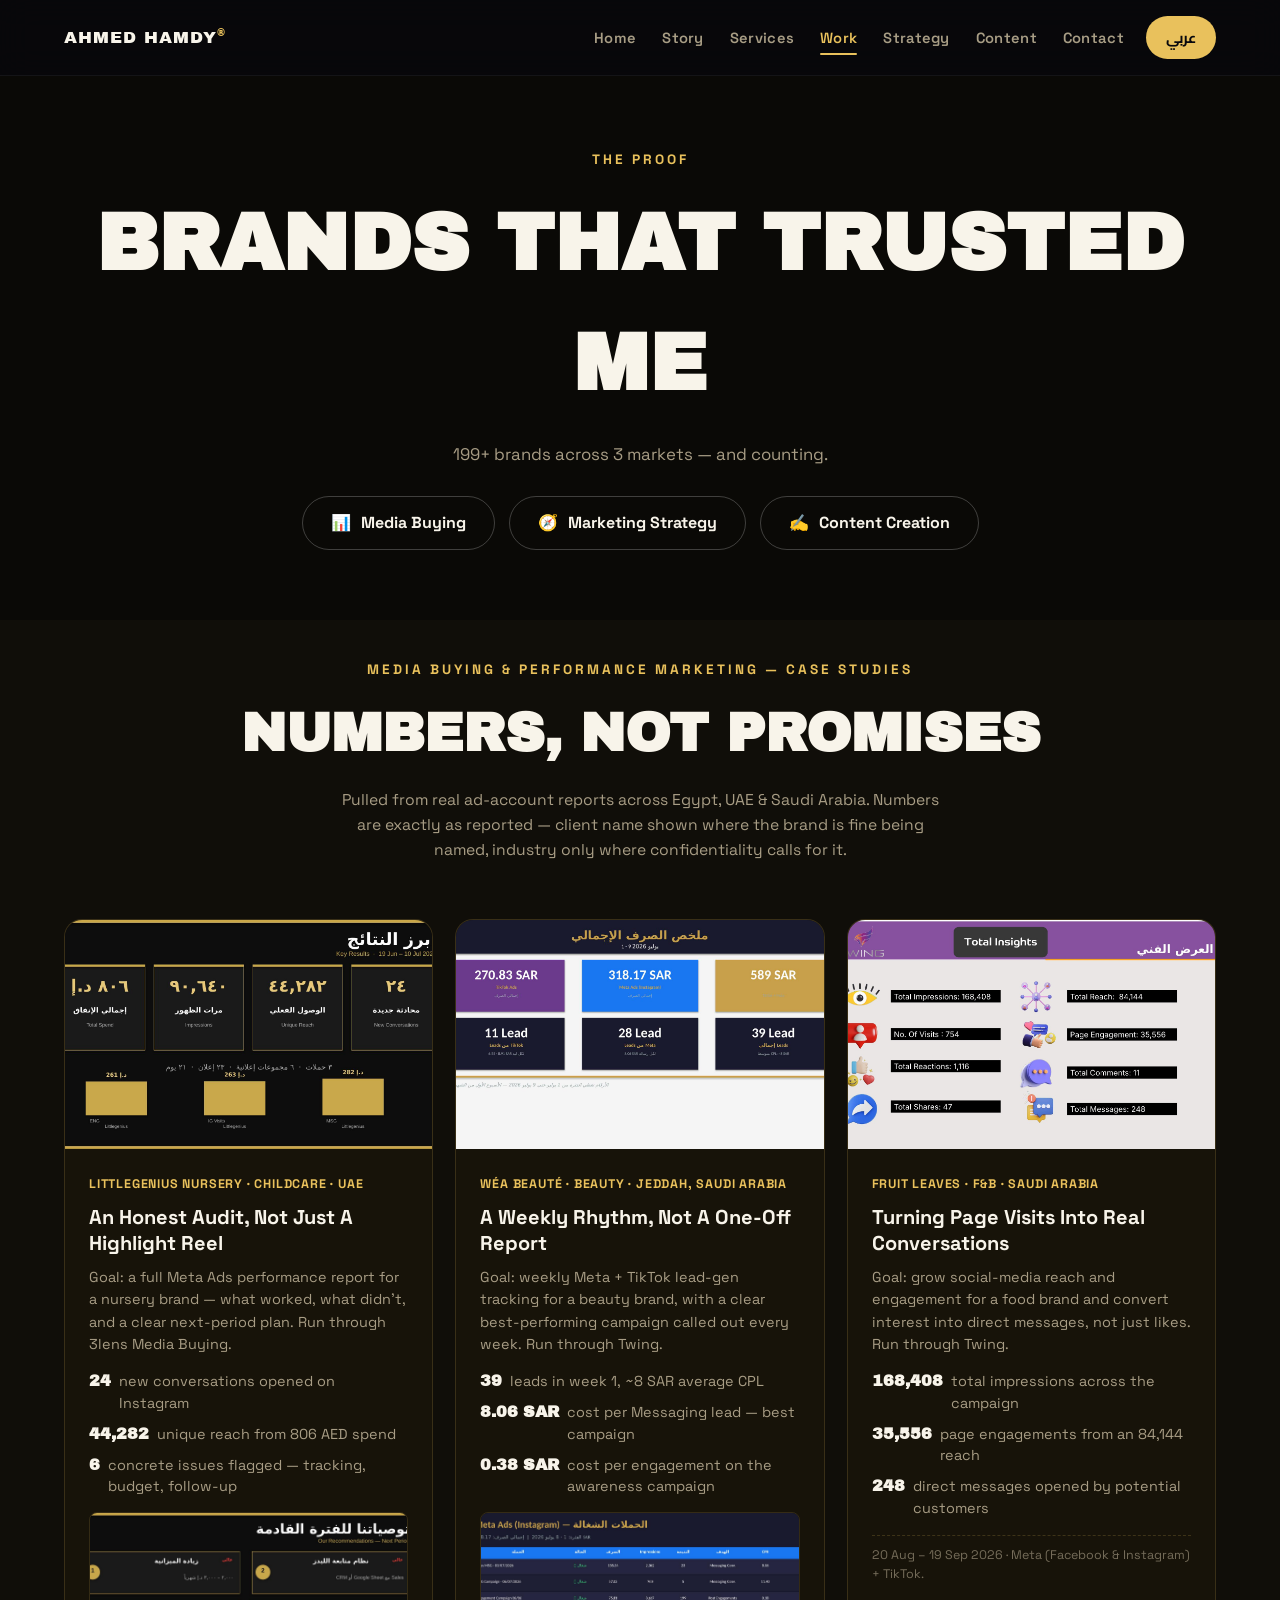
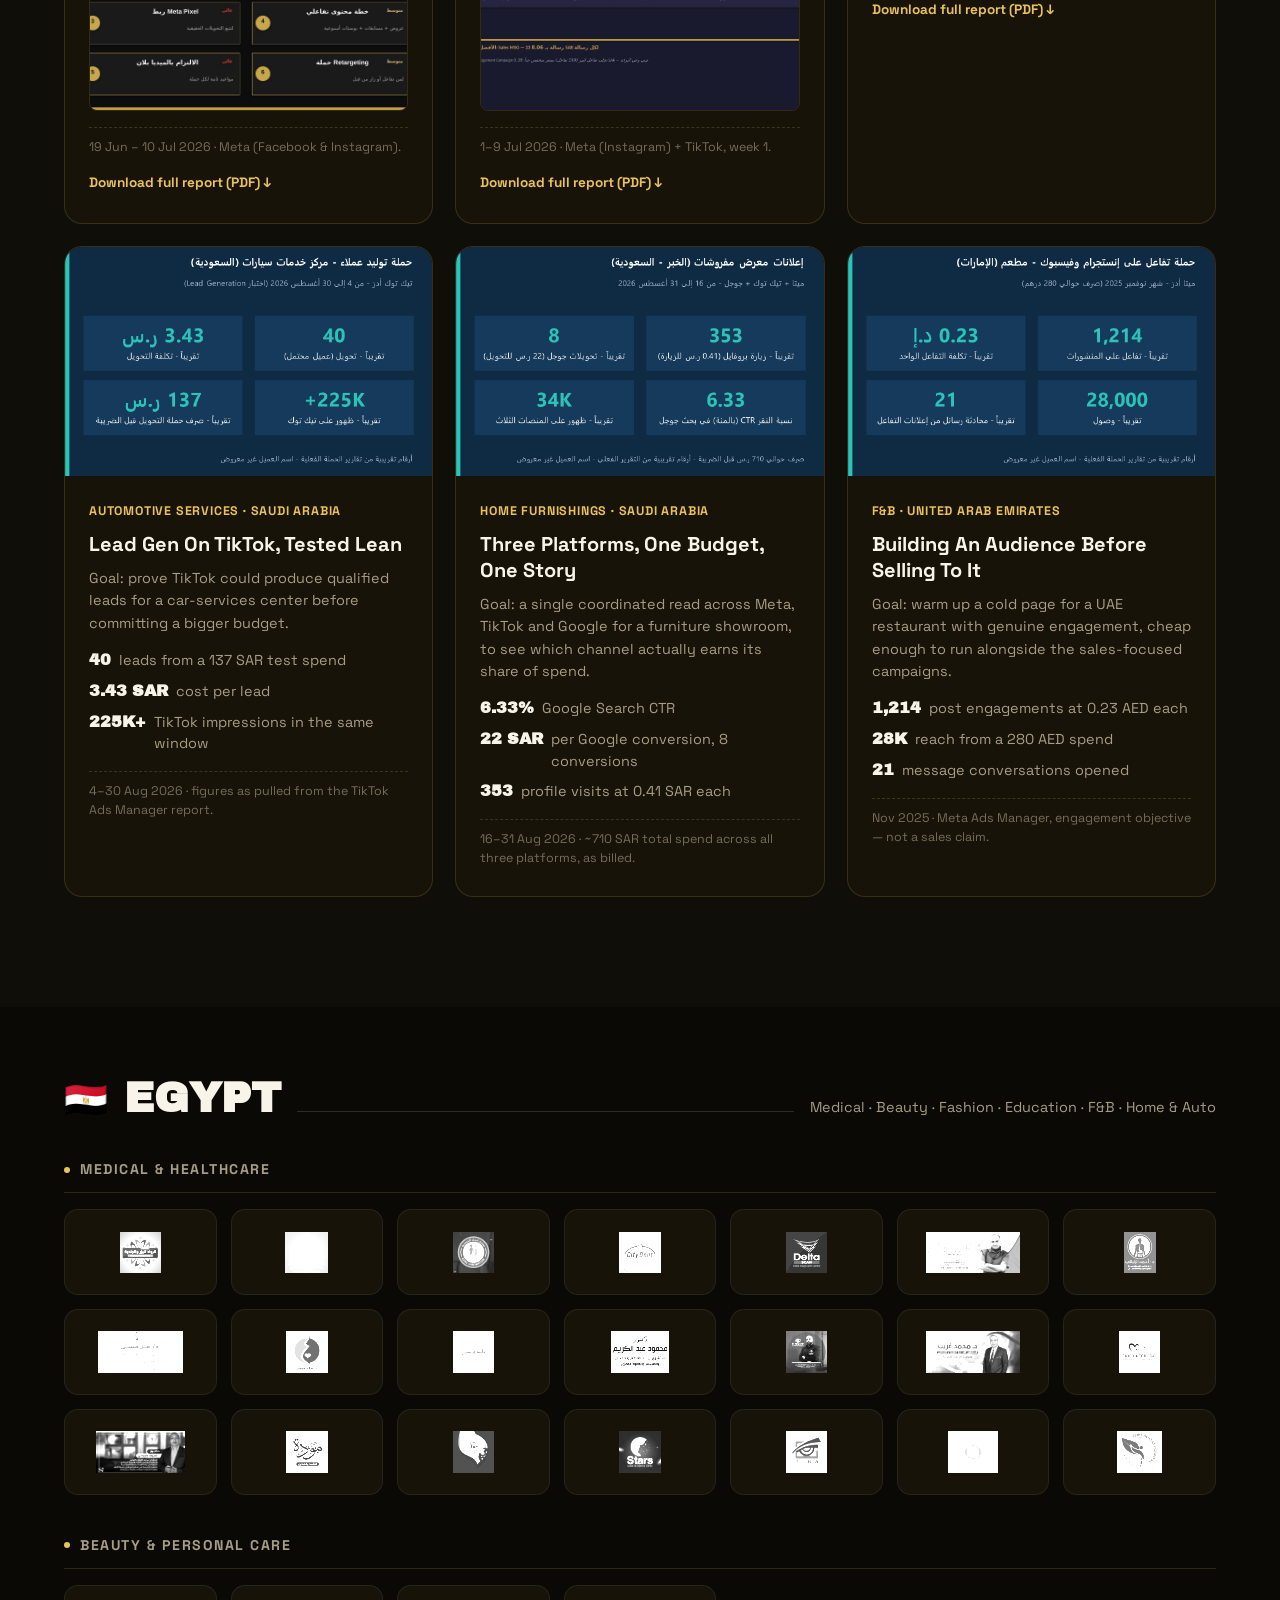
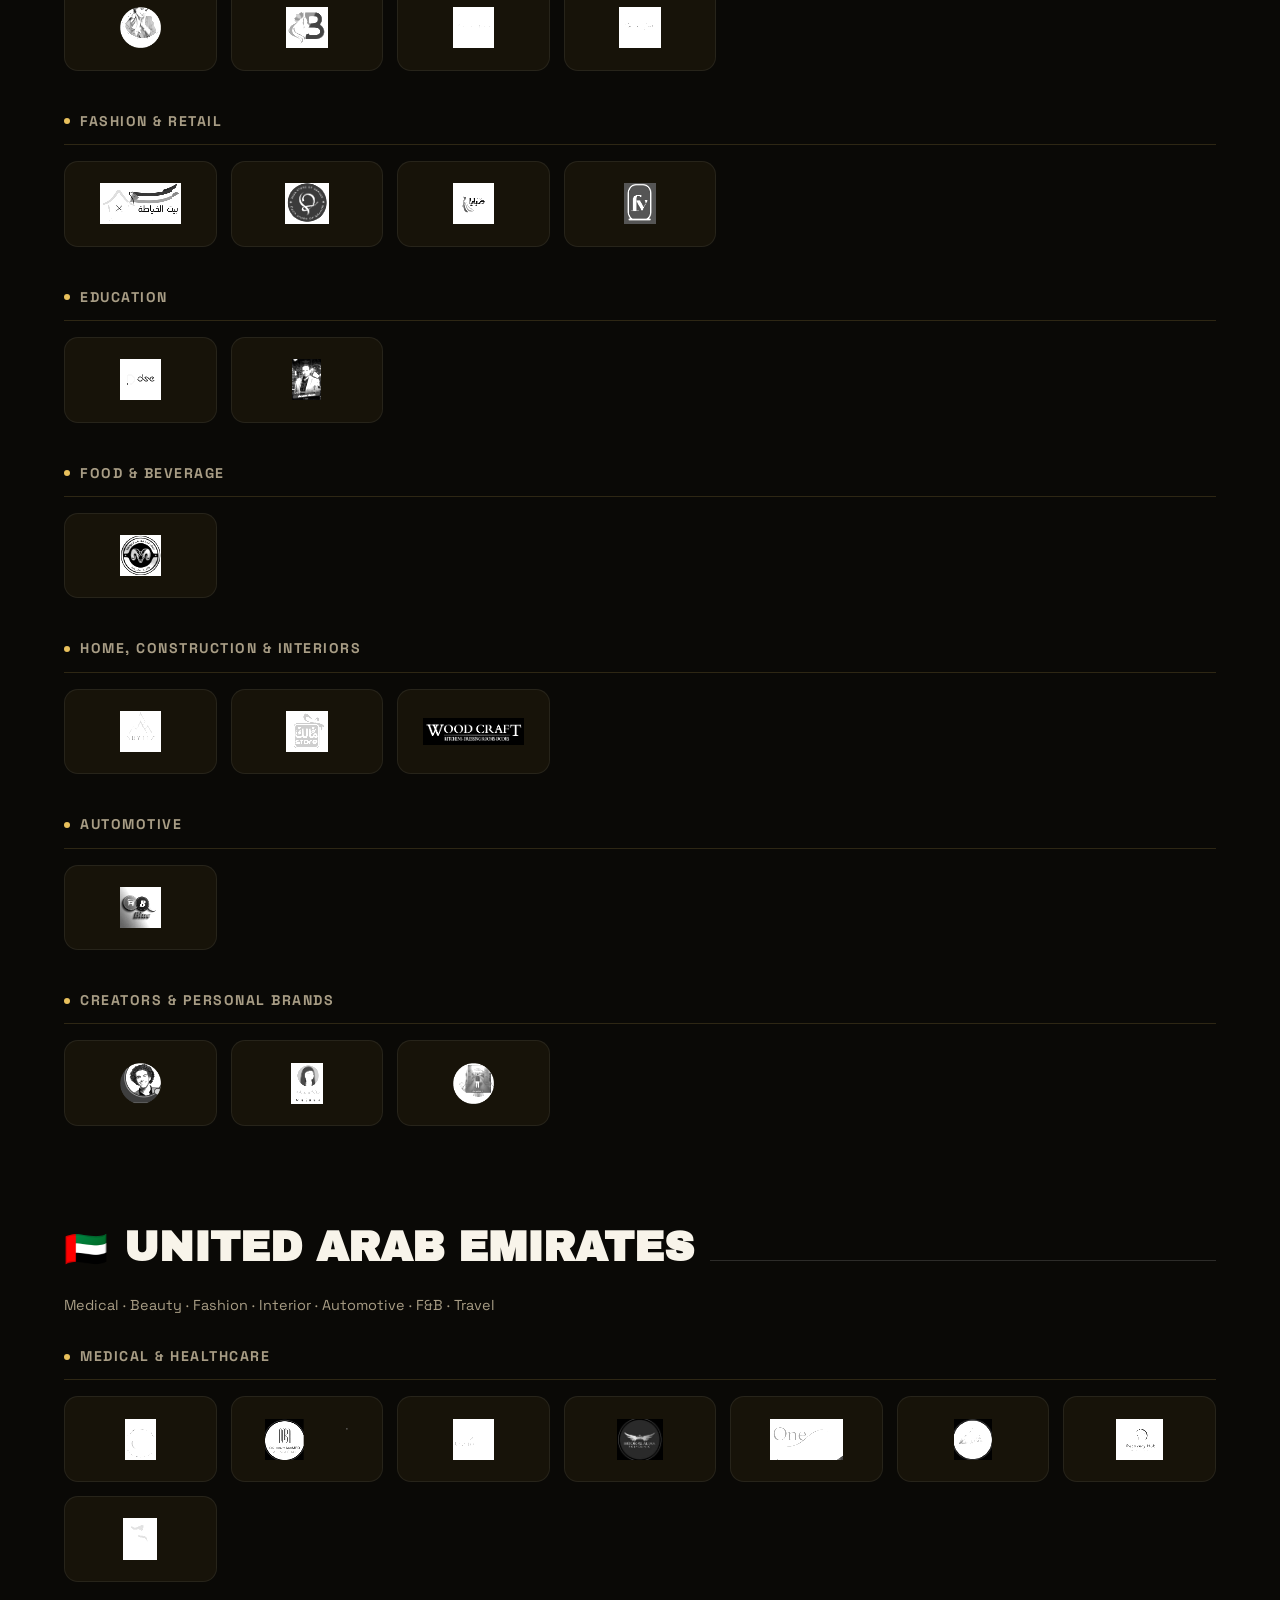
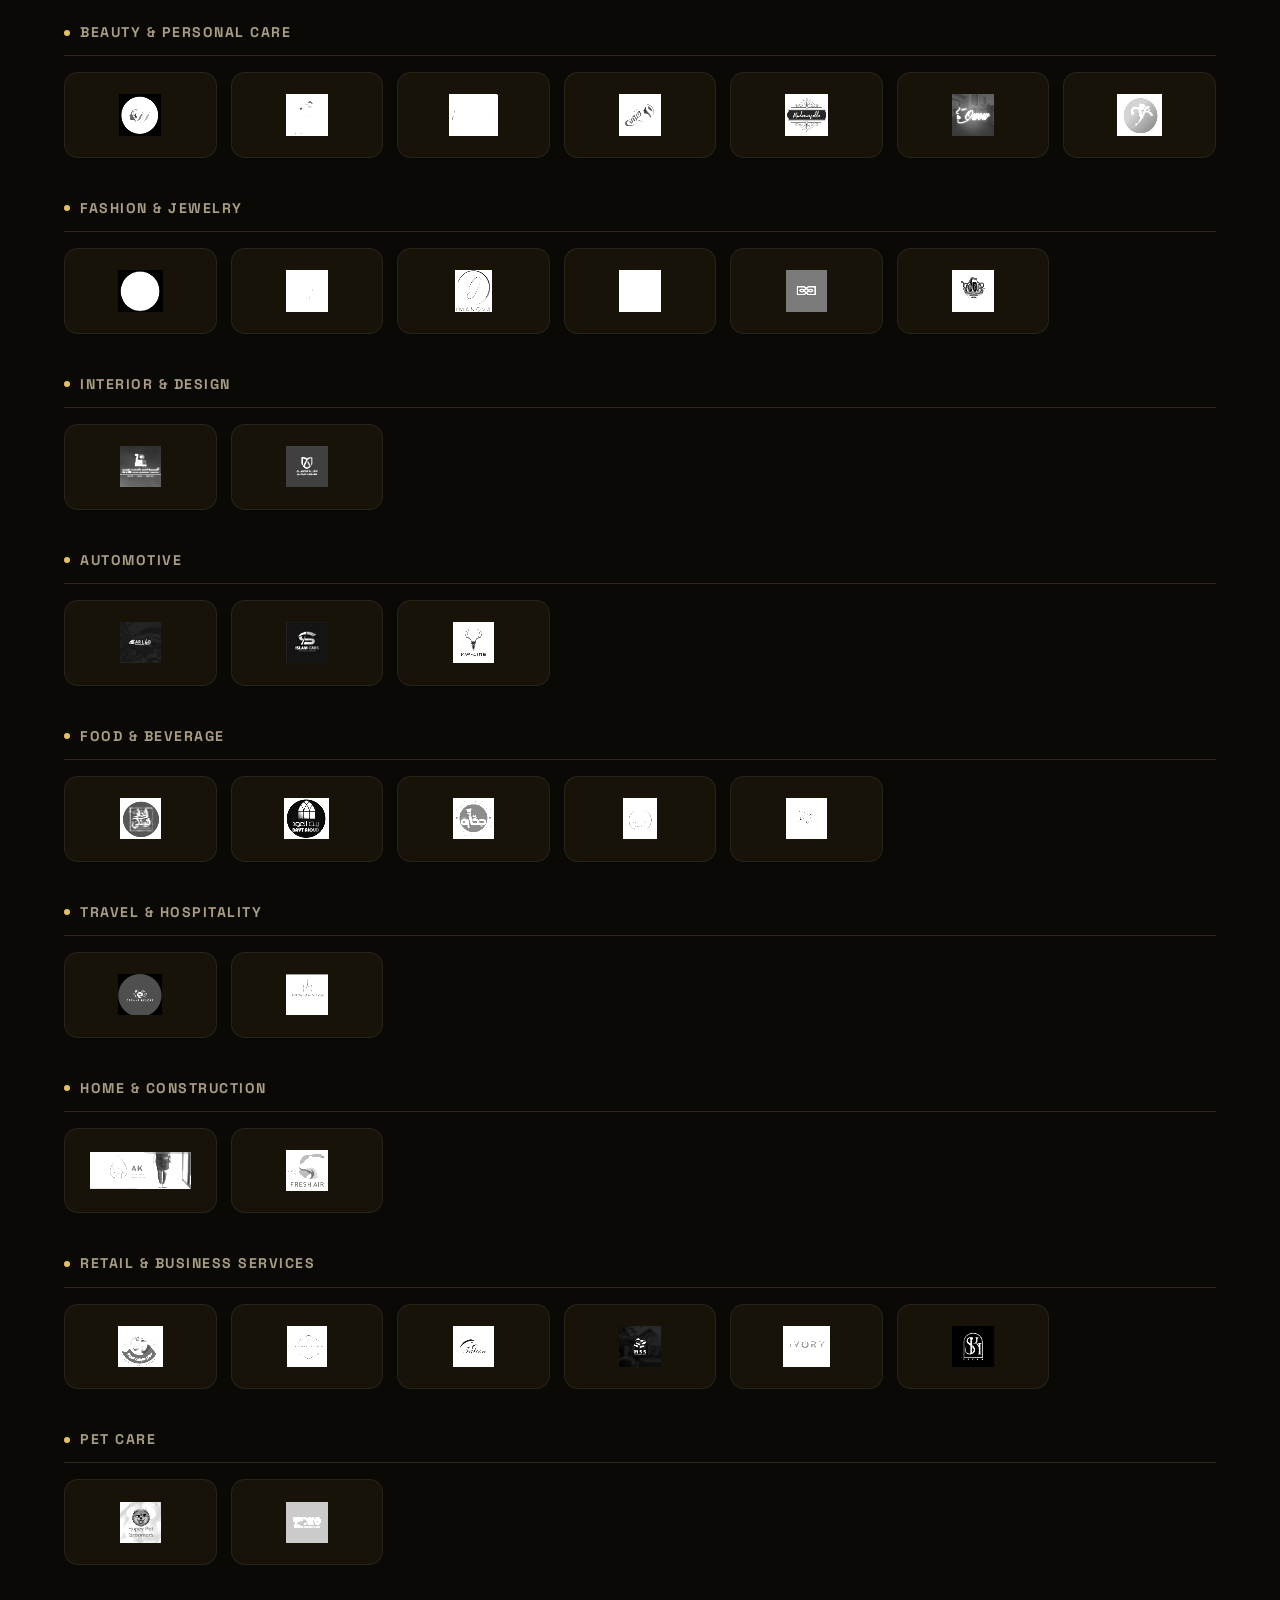
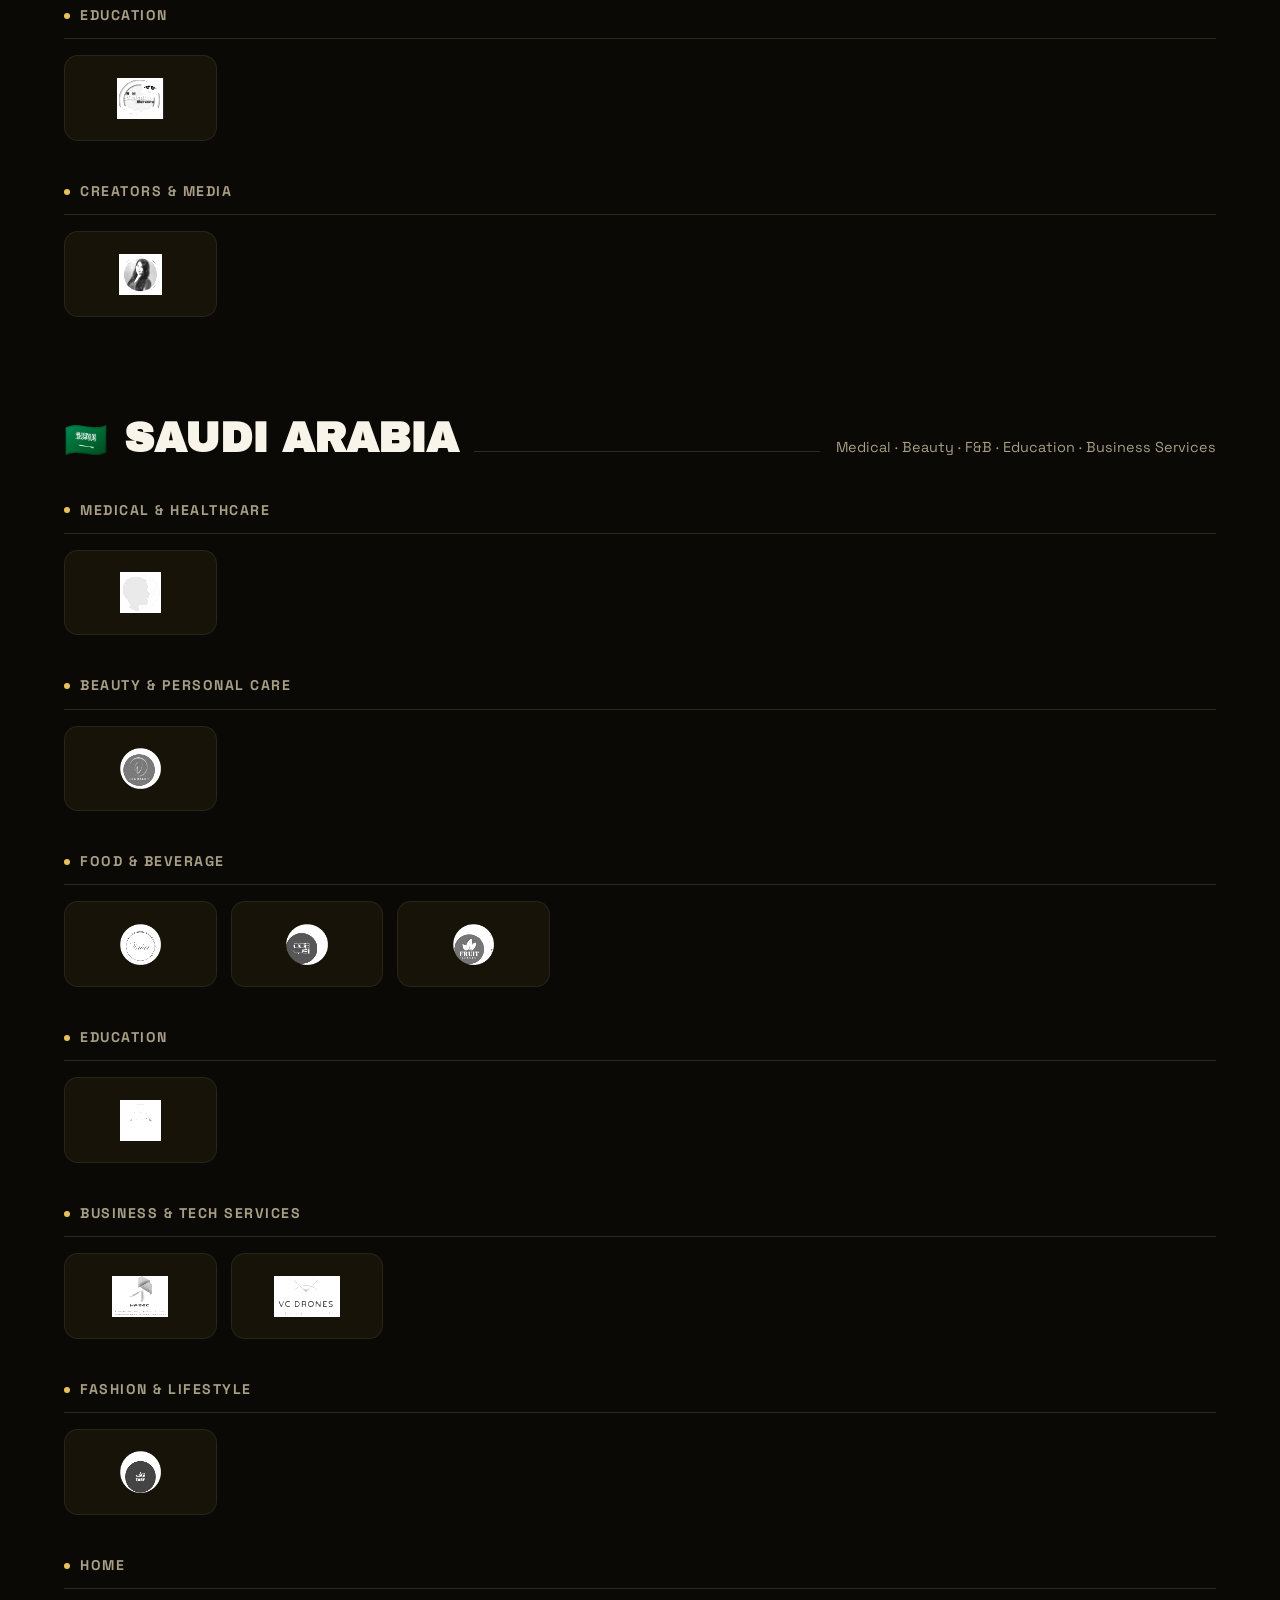
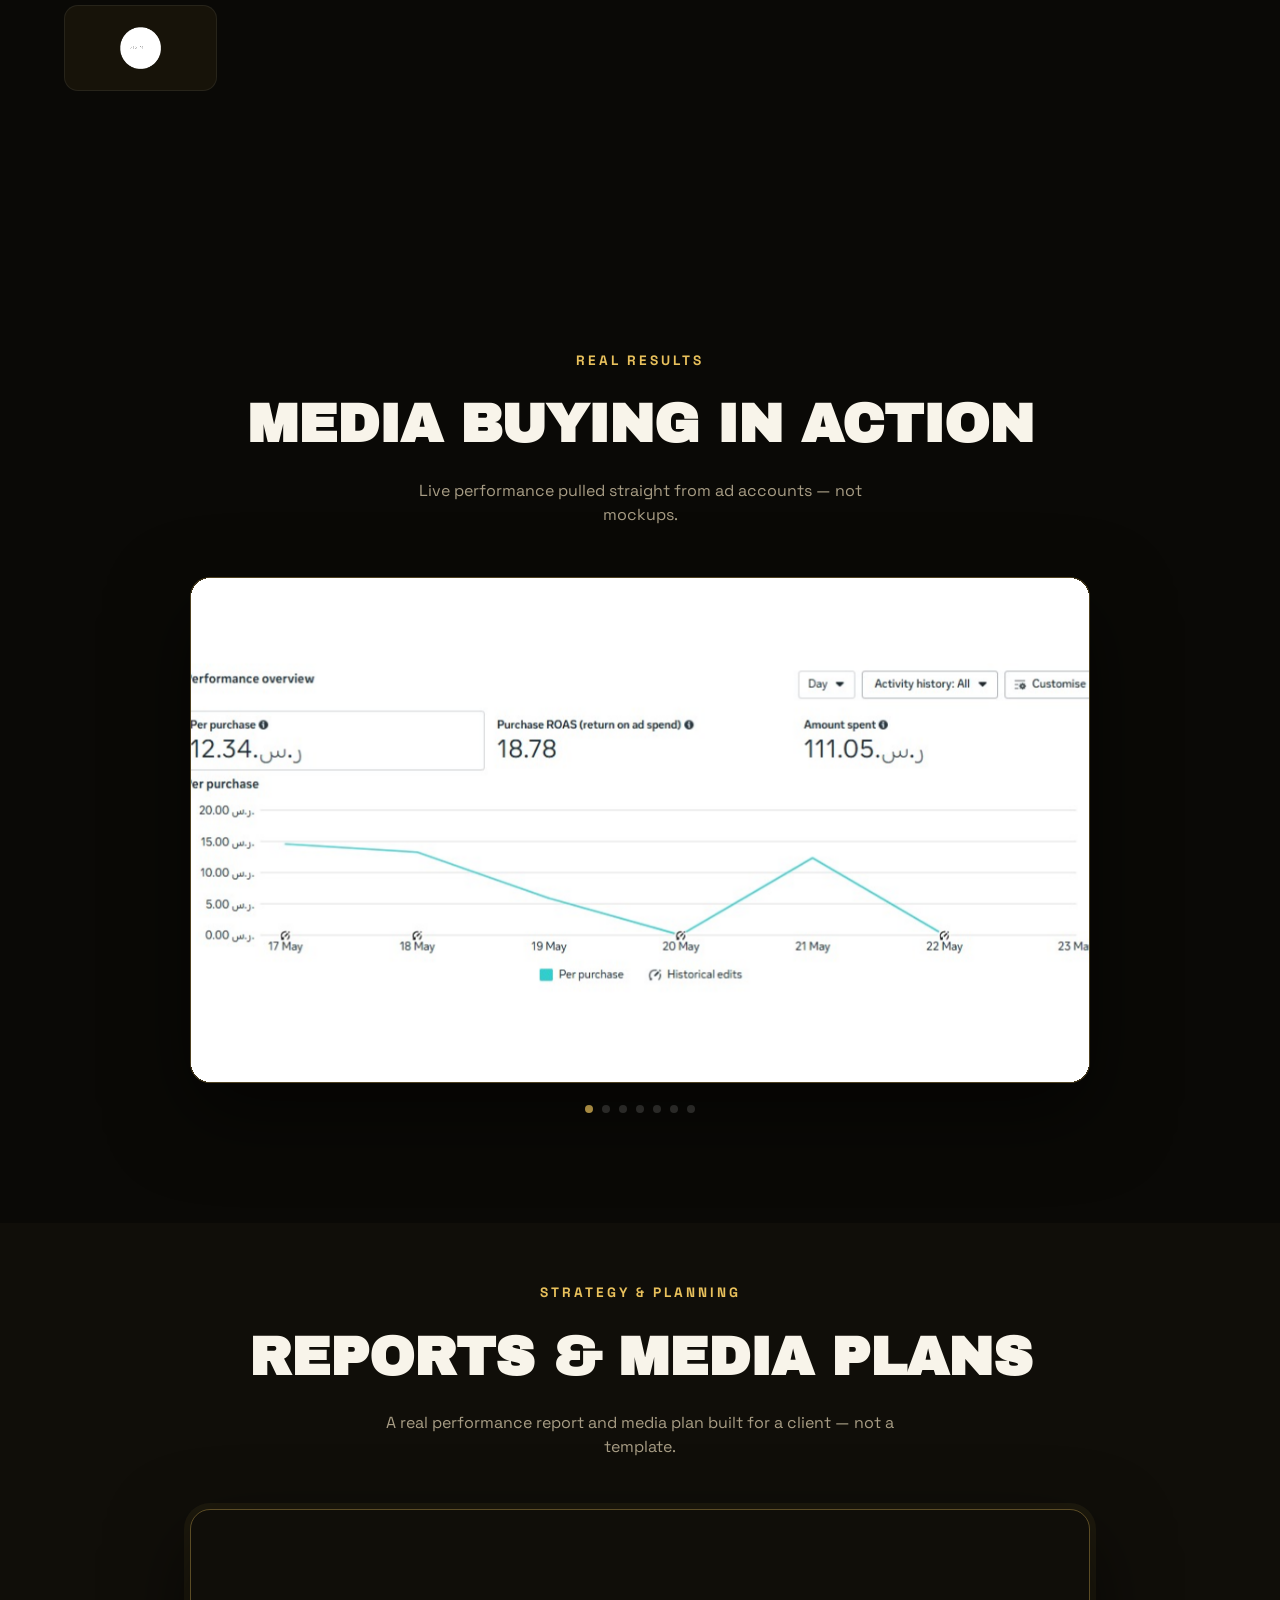
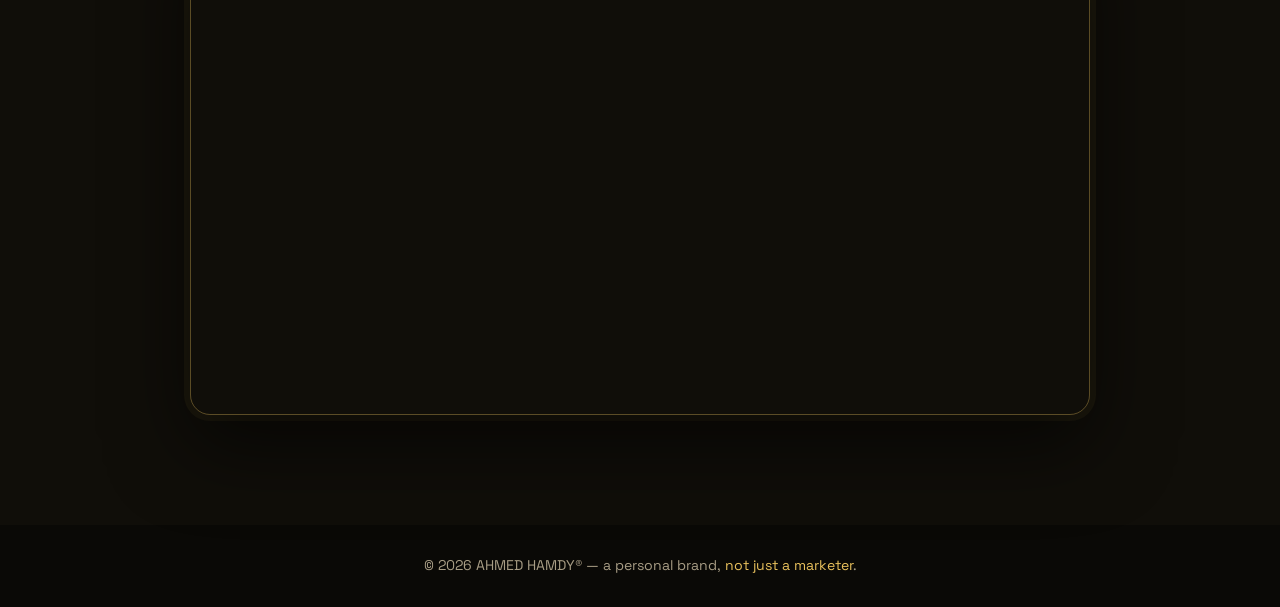
<file: work.html>
<!DOCTYPE html>
<html lang="en" dir="ltr">
<head>
<meta charset="UTF-8">
<meta name="viewport" content="width=device-width, initial-scale=1.0">
<title data-en="Our Work — AHMED HAMDY®" data-ar="أعمالي — أحمد حمدي®">Our Work — AHMED HAMDY®</title>
<meta name="description" content="199+ brands across Egypt, UAE & Saudi Arabia trusted Ahmed Hamdy with their growth — medical, beauty, real estate, F&B, automotive, and more.">
<link rel="canonical" href="work.html">
<meta name="theme-color" content="#0a0906">
<link rel="icon" href="data:image/svg+xml,%3Csvg xmlns='http://www.w3.org/2000/svg' viewBox='0 0 64 64'%3E%3Crect width='64' height='64' rx='14' fill='%230a0906'/%3E%3Ctext x='32' y='42' font-family='Arial Black,Arial' font-size='26' font-weight='900' fill='%23e9c15c' text-anchor='middle'%3EAH%3C/text%3E%3C/svg%3E">

<meta property="og:type" content="website">
<meta property="og:title" content="Our Work — AHMED HAMDY®">
<meta property="og:description" content="199+ brands across Egypt, UAE & Saudi Arabia trusted Ahmed Hamdy with their growth.">
<meta property="og:image" content="og.png">
<meta name="twitter:card" content="summary_large_image">

<link rel="preconnect" href="https://fonts.googleapis.com">
<link rel="preconnect" href="https://fonts.gstatic.com" crossorigin>
<link href="https://fonts.googleapis.com/css2?family=Archivo+Black&family=Space+Grotesk:wght@400;500;700&family=Cairo:wght@400;700;900&display=swap" rel="stylesheet">
<link rel="stylesheet" href="styles.css">
</head>
<body data-page="work">

<nav>
  <a class="wordmark" href="index.html">AHMED HAMDY<sup>®</sup></a>
  <div class="nav-right">
    <ul class="nav-links" id="navLinks">
      <li><a href="index.html" data-page="home" data-en="Home" data-ar="الرئيسية">Home</a></li>
      <li><a href="story.html" data-page="story" data-en="Story" data-ar="القصة">Story</a></li>
      <li><a href="services.html" data-page="services" data-en="Services" data-ar="الخدمات">Services</a></li>
      <li><a href="work.html" data-page="work" data-en="Work" data-ar="أعمالي">Work</a></li>
      <li><a href="strategy.html" data-page="strategy" data-en="Strategy" data-ar="استراتيجية">Strategy</a></li>
      <li><a href="content.html" data-page="content" data-en="Content" data-ar="المحتوى">Content</a></li>
      <li><a href="contact.html" data-page="contact" data-en="Contact" data-ar="تواصل">Contact</a></li>
    </ul>
    <button class="lang-btn" id="langBtn" onclick="toggleLang()">عربي</button>
    <button class="nav-burger" id="navBurger" aria-label="Menu"><span></span><span></span><span></span></button>
  </div>
</nav>

<div class="page-head">
  <div class="k" data-en="The Proof" data-ar="الدليل">The Proof</div>
  <h1 data-en="BRANDS THAT TRUSTED ME" data-ar="براندات وثقت فيّا">BRANDS THAT TRUSTED ME</h1>
  <p data-en="199+ brands across 3 markets — and counting." data-ar="أكتر من 199 براند في 3 أسواق - والعدد في زيادة.">199+ brands across 3 markets — and counting.</p>
  <div class="contact-row" style="margin-top:28px">
    <a class="pill" href="#case-studies">📊 <span data-en="Media Buying" data-ar="ميديا بايينج">Media Buying</span></a>
    <a class="pill" href="strategy.html">🧭 <span data-en="Marketing Strategy" data-ar="استراتيجية التسويق">Marketing Strategy</span></a>
    <a class="pill" href="content.html">✍️ <span data-en="Content Creation" data-ar="صناعة المحتوى">Content Creation</span></a>
  </div>
</div>

<!-- CASE STUDIES -->
<section class="casestudies-sec" id="case-studies">
  <div class="sec-head reveal">
    <div class="k" data-en="Media Buying &amp; Performance Marketing — Case Studies" data-ar="ميديا بايينج وتسويق أداء - قصص نجاح">Media Buying &amp; Performance Marketing — Case Studies</div>
    <h2 data-en="NUMBERS, NOT PROMISES" data-ar="أرقام مش وعود">NUMBERS, NOT PROMISES</h2>
    <p data-en="Pulled from real ad-account reports across Egypt, UAE &amp; Saudi Arabia. Numbers are exactly as reported — client name shown where the brand is fine being named, industry only where confidentiality calls for it." data-ar="مسحوبة من تقارير حقيقية لحسابات إعلانية في مصر والإمارات والسعودية. الأرقام زي ما هي بالظبط - اسم العميل ظاهر لو البراند مش ضايقه نذكره، وباسم الصناعة بس لو في اتفاق سرية.">Pulled from real ad-account reports across Egypt, UAE &amp; Saudi Arabia. Numbers are exactly as reported — client name shown where the brand is fine being named, industry only where confidentiality calls for it.</p>
  </div>
  <div class="cs-grid">

    <article class="cs-card reveal">
      <div class="cs-media"><img src="media/case-studies/littlegenius/key-results.jpg" alt="Meta Ads key-results report — Littlegenius Nursery" loading="lazy"></div>
      <div class="cs-body">
        <div class="cs-tag" data-en="Littlegenius Nursery · Childcare · UAE" data-ar="Littlegenius Nursery · رعاية أطفال · الإمارات">Littlegenius Nursery · Childcare · UAE</div>
        <h3 data-en="An Honest Audit, Not Just A Highlight Reel" data-ar="تدقيق صريح، مش عرض إنجازات بس">An Honest Audit, Not Just A Highlight Reel</h3>
        <p class="cs-goal" data-en="Goal: a full Meta Ads performance report for a nursery brand — what worked, what didn't, and a clear next-period plan. Run through 3lens Media Buying." data-ar="الهدف: تقرير أداء كامل لإعلانات ميتا لبراند حضانة أطفال - اللي شغال واللي لأ، وخطة واضحة للفترة الجاية. اشتغلت من خلال 3lens Media Buying.">Goal: a full Meta Ads performance report for a nursery brand — what worked, what didn't, and a clear next-period plan. Run through 3lens Media Buying.</p>
        <ul class="cs-stats">
          <li><strong>24</strong> <span data-en="new conversations opened on Instagram" data-ar="محادثة جديدة اتفتحت على إنستجرام">new conversations opened on Instagram</span></li>
          <li><strong>44,282</strong> <span data-en="unique reach from 806 AED spend" data-ar="وصول فعلي من صرف 806 درهم">unique reach from 806 AED spend</span></li>
          <li><strong>6</strong> <span data-en="concrete issues flagged — tracking, budget, follow-up" data-ar="مشاكل واضحة اتحددت - تتبع، ميزانية، متابعة">concrete issues flagged — tracking, budget, follow-up</span></li>
        </ul>
        <div class="cs-gallery">
          <a href="media/case-studies/littlegenius/recommendations.jpg" target="_blank" rel="noopener" aria-label="Open the full recommendations page from the report">
            <img src="media/case-studies/littlegenius/recommendations.jpg" alt="Next-period recommendations page from the Littlegenius Meta Ads report" loading="lazy">
          </a>
        </div>
        <p class="cs-note" data-en="19 Jun – 10 Jul 2026 · Meta (Facebook &amp; Instagram)." data-ar="19 يونيو - 10 يوليو 2026 · ميتا (فيسبوك وإنستجرام).">19 Jun – 10 Jul 2026 · Meta (Facebook &amp; Instagram).</p>
        <a class="cs-download" href="media/case-studies/reports/Littlegenius_MetaAds_Report.pdf" target="_blank" rel="noopener" data-en="Download full report (PDF) ↓" data-ar="تحميل التقرير الكامل (PDF) ↓">Download full report (PDF) ↓</a>
      </div>
    </article>

    <article class="cs-card reveal">
      <div class="cs-media"><img src="media/case-studies/wea-beaute/key-results.jpg" alt="Weekly ad-performance report — Wéa Beauté" loading="lazy"></div>
      <div class="cs-body">
        <div class="cs-tag" data-en="Wéa Beauté · Beauty · Jeddah, Saudi Arabia" data-ar="Wéa Beauté · جمال · جدة، السعودية">Wéa Beauté · Beauty · Jeddah, Saudi Arabia</div>
        <h3 data-en="A Weekly Rhythm, Not A One-Off Report" data-ar="تقرير أسبوعي ثابت، مش مرة واحدة وخلاص">A Weekly Rhythm, Not A One-Off Report</h3>
        <p class="cs-goal" data-en="Goal: weekly Meta + TikTok lead-gen tracking for a beauty brand, with a clear best-performing campaign called out every week. Run through Twing." data-ar="الهدف: متابعة أسبوعية لحملات توليد عملاء على ميتا وتيك توك لبراند جمال، مع تحديد الحملة الأفضل أداءً كل أسبوع بوضوح. اشتغلت من خلال Twing.">Goal: weekly Meta + TikTok lead-gen tracking for a beauty brand, with a clear best-performing campaign called out every week. Run through Twing.</p>
        <ul class="cs-stats">
          <li><strong>39</strong> <span data-en="leads in week 1, ~8 SAR average CPL" data-ar="عميل محتمل في الأسبوع الأول، متوسط تكلفة ~8 ر.س">leads in week 1, ~8 SAR average CPL</span></li>
          <li><strong>8.06 SAR</strong> <span data-en="cost per Messaging lead — best campaign" data-ar="تكلفة عميل محتمل عبر الرسائل - أفضل حملة">cost per Messaging lead — best campaign</span></li>
          <li><strong>0.38 SAR</strong> <span data-en="cost per engagement on the awareness campaign" data-ar="تكلفة التفاعل الواحد في حملة الوعي بالبراند">cost per engagement on the awareness campaign</span></li>
        </ul>
        <div class="cs-gallery">
          <a href="media/case-studies/wea-beaute/meta-campaigns.jpg" target="_blank" rel="noopener" aria-label="Open the Meta campaigns breakdown from the report">
            <img src="media/case-studies/wea-beaute/meta-campaigns.jpg" alt="Meta campaigns breakdown from the Wéa Beauté weekly report" loading="lazy">
          </a>
        </div>
        <p class="cs-note" data-en="1–9 Jul 2026 · Meta (Instagram) + TikTok, week 1." data-ar="1-9 يوليو 2026 · ميتا (إنستجرام) + تيك توك، الأسبوع الأول.">1–9 Jul 2026 · Meta (Instagram) + TikTok, week 1.</p>
        <a class="cs-download" href="media/case-studies/reports/Wea_Beaute_Weekly_Report_July2026.pdf" target="_blank" rel="noopener" data-en="Download full report (PDF) ↓" data-ar="تحميل التقرير الكامل (PDF) ↓">Download full report (PDF) ↓</a>
      </div>
    </article>

    <article class="cs-card reveal">
      <div class="cs-media"><img src="media/case-studies/fruitleaves/key-results.jpg" alt="Total insights report — Fruit Leaves social media campaign" loading="lazy"></div>
      <div class="cs-body">
        <div class="cs-tag" data-en="Fruit Leaves · F&amp;B · Saudi Arabia" data-ar="Fruit Leaves · أغذية ومشروبات · السعودية">Fruit Leaves · F&amp;B · Saudi Arabia</div>
        <h3 data-en="Turning Page Visits Into Real Conversations" data-ar="تحويل زيارات الصفحة لمحادثات حقيقية">Turning Page Visits Into Real Conversations</h3>
        <p class="cs-goal" data-en="Goal: grow social-media reach and engagement for a food brand and convert interest into direct messages, not just likes. Run through Twing." data-ar="الهدف: زيادة الوصول والتفاعل على السوشيال ميديا لبراند أغذية، وتحويل الاهتمام لرسائل مباشرة مش لايكات بس. اشتغلت من خلال Twing.">Goal: grow social-media reach and engagement for a food brand and convert interest into direct messages, not just likes. Run through Twing.</p>
        <ul class="cs-stats">
          <li><strong>168,408</strong> <span data-en="total impressions across the campaign" data-ar="إجمالي الظهور خلال الحملة">total impressions across the campaign</span></li>
          <li><strong>35,556</strong> <span data-en="page engagements from an 84,144 reach" data-ar="تفاعل مع الصفحة من وصول 84,144">page engagements from an 84,144 reach</span></li>
          <li><strong>248</strong> <span data-en="direct messages opened by potential customers" data-ar="رسالة مباشرة اتفتحت من عملاء محتملين">direct messages opened by potential customers</span></li>
        </ul>
        <p class="cs-note" data-en="20 Aug – 19 Sep 2026 · Meta (Facebook &amp; Instagram) + TikTok." data-ar="20 أغسطس - 19 سبتمبر 2026 · ميتا (فيسبوك وإنستجرام) + تيك توك.">20 Aug – 19 Sep 2026 · Meta (Facebook &amp; Instagram) + TikTok.</p>
        <a class="cs-download" href="media/case-studies/reports/FruitLeaves_Report_Aug-Sep2026.pdf" target="_blank" rel="noopener" data-en="Download full report (PDF) ↓" data-ar="تحميل التقرير الكامل (PDF) ↓">Download full report (PDF) ↓</a>
      </div>
    </article>

    <article class="cs-card reveal">
      <div class="cs-media"><img src="media/case-studies/freelance-portfolio/car-service-tiktok-leadgen.png" alt="TikTok lead-generation campaign results — Saudi car-services center" loading="lazy"></div>
      <div class="cs-body">
        <div class="cs-tag" data-en="Automotive Services · Saudi Arabia" data-ar="خدمات سيارات · السعودية">Automotive Services · Saudi Arabia</div>
        <h3 data-en="Lead Gen On TikTok, Tested Lean" data-ar="توليد عملاء محتملين على تيك توك، باختبار اقتصادي">Lead Gen On TikTok, Tested Lean</h3>
        <p class="cs-goal" data-en="Goal: prove TikTok could produce qualified leads for a car-services center before committing a bigger budget." data-ar="الهدف: إثبات إن تيك توك يقدر يجيب عملاء محتملين جادين لمركز خدمات سيارات، قبل ما نكبّر الميزانية.">Goal: prove TikTok could produce qualified leads for a car-services center before committing a bigger budget.</p>
        <ul class="cs-stats">
          <li><strong>40</strong> <span data-en="leads from a 137 SAR test spend" data-ar="عميل محتمل من صرف اختباري 137 ر.س">leads from a 137 SAR test spend</span></li>
          <li><strong>3.43 SAR</strong> <span data-en="cost per lead" data-ar="تكلفة العميل المحتمل الواحد">cost per lead</span></li>
          <li><strong>225K+</strong> <span data-en="TikTok impressions in the same window" data-ar="ظهور على تيك توك في نفس الفترة">TikTok impressions in the same window</span></li>
        </ul>
        <p class="cs-note" data-en="4–30 Aug 2026 · figures as pulled from the TikTok Ads Manager report." data-ar="4-30 أغسطس 2026 · الأرقام زي ما هي من تقرير تيك توك أدز مانجر.">4–30 Aug 2026 · figures as pulled from the TikTok Ads Manager report.</p>
      </div>
    </article>

    <article class="cs-card reveal">
      <div class="cs-media"><img src="media/case-studies/freelance-portfolio/furniture-multiplatform.png" alt="Multi-platform Meta, TikTok and Google Ads results — Saudi furniture showroom" loading="lazy"></div>
      <div class="cs-body">
        <div class="cs-tag" data-en="Home Furnishings · Saudi Arabia" data-ar="مفروشات وديكور · السعودية">Home Furnishings · Saudi Arabia</div>
        <h3 data-en="Three Platforms, One Budget, One Story" data-ar="تلات منصات، ميزانية واحدة، قصة واحدة">Three Platforms, One Budget, One Story</h3>
        <p class="cs-goal" data-en="Goal: a single coordinated read across Meta, TikTok and Google for a furniture showroom, to see which channel actually earns its share of spend." data-ar="الهدف: قراءة موحدة لأداء ميتا وتيك توك وجوجل مع بعض لمعرض مفروشات، عشان نعرف أي قناة فعلاً مستاهلة نصيبها من الميزانية.">Goal: a single coordinated read across Meta, TikTok and Google for a furniture showroom, to see which channel actually earns its share of spend.</p>
        <ul class="cs-stats">
          <li><strong>6.33%</strong> <span data-en="Google Search CTR" data-ar="نسبة النقر CTR على بحث جوجل">Google Search CTR</span></li>
          <li><strong>22 SAR</strong> <span data-en="per Google conversion, 8 conversions" data-ar="لكل تحويلة جوجل - 8 تحويلات">per Google conversion, 8 conversions</span></li>
          <li><strong>353</strong> <span data-en="profile visits at 0.41 SAR each" data-ar="زيارة بروفايل بـ0.41 ر.س للزيارة">profile visits at 0.41 SAR each</span></li>
        </ul>
        <p class="cs-note" data-en="16–31 Aug 2026 · ~710 SAR total spend across all three platforms, as billed." data-ar="16-31 أغسطس 2026 · صرف إجمالي حوالي 710 ر.س على المنصات التلاتة، زي ما اتحاسب بالظبط.">16–31 Aug 2026 · ~710 SAR total spend across all three platforms, as billed.</p>
      </div>
    </article>

    <article class="cs-card reveal">
      <div class="cs-media"><img src="media/case-studies/freelance-portfolio/restaurant-engagement.png" alt="Meta engagement campaign results — UAE restaurant" loading="lazy"></div>
      <div class="cs-body">
        <div class="cs-tag" data-en="F&amp;B · United Arab Emirates" data-ar="مطاعم · الإمارات">F&amp;B · United Arab Emirates</div>
        <h3 data-en="Building An Audience Before Selling To It" data-ar="بناء جمهور الأول قبل ما تبيعله">Building An Audience Before Selling To It</h3>
        <p class="cs-goal" data-en="Goal: warm up a cold page for a UAE restaurant with genuine engagement, cheap enough to run alongside the sales-focused campaigns." data-ar="الهدف: تسخين صفحة جديدة لمطعم في الإمارات بتفاعل حقيقي، بتكلفة رخيصة تكفي تشتغل جنب حملات البيع.">Goal: warm up a cold page for a UAE restaurant with genuine engagement, cheap enough to run alongside the sales-focused campaigns.</p>
        <ul class="cs-stats">
          <li><strong>1,214</strong> <span data-en="post engagements at 0.23 AED each" data-ar="تفاعل على المنشورات بـ0.23 درهم للتفاعل">post engagements at 0.23 AED each</span></li>
          <li><strong>28K</strong> <span data-en="reach from a 280 AED spend" data-ar="وصول من صرف 280 درهم">reach from a 280 AED spend</span></li>
          <li><strong>21</strong> <span data-en="message conversations opened" data-ar="محادثة اتبدأت من الإعلانات">message conversations opened</span></li>
        </ul>
        <p class="cs-note" data-en="Nov 2025 · Meta Ads Manager, engagement objective — not a sales claim." data-ar="نوفمبر 2025 · ميتا أدز مانجر، هدف تفاعل - مش ادعاء مبيعات.">Nov 2025 · Meta Ads Manager, engagement objective — not a sales claim.</p>
      </div>
    </article>

  </div>
</section>

<!-- CLIENT WALLS -->
<section class="walls" id="work">

  <!-- EGYPT -->
  <div class="market-block reveal" id="market-egypt">
    <div class="market-title">
      <span class="flag">🇪🇬</span>
      <h3 data-en="EGYPT" data-ar="مصر">EGYPT</h3>
      <div class="line"></div>
      <span class="tag" data-en="Medical · Beauty · Fashion · Education · F&B · Home &amp; Auto" data-ar="طبي · جمال · موضة · تعليم · مطاعم · منزل وسيارات">Medical · Beauty · Fashion · Education · F&amp;B · Home &amp; Auto</span>
    </div>

    <div class="industry-group">
      <h4 class="industry-title" data-en="Medical & Healthcare" data-ar="طبي وصحي">Medical &amp; Healthcare</h4>
      <div class="logo-wall" data-market="egypt">
        <div class="logo-tile"><img src="logos/egypt/alruwad-laser-derma.png" alt="Alruwad Laser Derma" loading="lazy"></div>
        <div class="logo-tile"><img src="logos/egypt/alrwad-specialist-hospital.png" alt="Alrwad Specialist Hospital" loading="lazy"></div>
        <div class="logo-tile"><img src="logos/egypt/ayal-laboratory.jpg" alt="Ayal Laboratory" loading="lazy"></div>
        <div class="logo-tile"><img src="logos/egypt/city-dent.jpg" alt="City Dent" loading="lazy"></div>
        <div class="logo-tile"><img src="logos/egypt/delta-scan.jpg" alt="Delta Scan" loading="lazy"></div>
        <div class="logo-tile"><img src="logos/egypt/dr-ahmed-amara.png" alt="Dr Ahmed Amara" loading="lazy"></div>
        <div class="logo-tile"><img src="logos/egypt/dr-ahmed-elzelbany.png" alt="Dr Ahmed Elzelbany" loading="lazy"></div>
        <div class="logo-tile"><img src="logos/egypt/dr-amal-mansy-eye-clinic.png" alt="Dr Amal Mansy Eye Clinic" loading="lazy"></div>
        <div class="logo-tile"><img src="logos/egypt/dr-eslam-shams.png" alt="Dr Eslam Shams" loading="lazy"></div>
        <div class="logo-tile"><img src="logos/egypt/dr-khaled-kandil.jpg" alt="Dr Khaled Kandil" loading="lazy"></div>
        <div class="logo-tile"><img src="logos/egypt/dr-mahmoud-abdelkarim.png" alt="Dr Mahmoud Abdelkarim" loading="lazy"></div>
        <div class="logo-tile"><img src="logos/egypt/dr-mohamed-elshayeb.jpg" alt="Dr Mohamed Elshayeb" loading="lazy"></div>
        <div class="logo-tile"><img src="logos/egypt/dr-mohamed-ghareeb.jpg" alt="Dr Mohamed Ghareeb" loading="lazy"></div>
        <div class="logo-tile"><img src="logos/egypt/dr-mohamed-saad-cardiology.jpg" alt="Dr Mohamed Saad Cardiology" loading="lazy"></div>
        <div class="logo-tile"><img src="logos/egypt/dr-sherif-sobhy.png" alt="Dr Sherif Sobhy" loading="lazy"></div>
        <div class="logo-tile"><img src="logos/egypt/radiology-lab-center.jpg" alt="Radiology & Lab Center" loading="lazy"></div>
        <div class="logo-tile"><img src="logos/egypt/sama-scan.jpg" alt="Sama Scan" loading="lazy"></div>
        <div class="logo-tile"><img src="logos/egypt/stars-laser-derma.jpg" alt="Stars Laser & Derma Clinic" loading="lazy"></div>
        <div class="logo-tile"><img src="logos/egypt/tiba-scan.png" alt="Tiba Scan" loading="lazy"></div>
        <div class="logo-tile"><img src="logos/egypt/yasmine-clinic.jpg" alt="Yasmine Clinic" loading="lazy"></div>
        <div class="logo-tile"><img src="logos/egypt/zeint-alhayat-hospital.png" alt="Zeint Alhayat Hospital" loading="lazy"></div>
      </div>
    </div>

    <div class="industry-group">
      <h4 class="industry-title" data-en="Beauty & Personal Care" data-ar="جمال وعناية شخصية">Beauty &amp; Personal Care</h4>
      <div class="logo-wall" data-market="egypt">
        <div class="logo-tile"><img src="logos/egypt/manar-said-makeup-avatar.png" alt="Manar Said Makeup Artist" loading="lazy"></div>
        <div class="logo-tile"><img src="logos/egypt/manar-said-mark.jpg" alt="Manar Said" loading="lazy"></div>
        <div class="logo-tile"><img src="logos/egypt/marwa-yassin-beauty-house.jpg" alt="Marwa Yassin Beauty House" loading="lazy"></div>
        <div class="logo-tile"><img src="logos/egypt/marwa-yassin-makeup.jpg" alt="Marwa Yassin Makeup Artist" loading="lazy"></div>
      </div>
    </div>

    <div class="industry-group">
      <h4 class="industry-title" data-en="Fashion & Retail" data-ar="موضة وتجزئة">Fashion &amp; Retail</h4>
      <div class="logo-wall" data-market="egypt">
        <div class="logo-tile"><img src="logos/egypt/bayt-alkhyata.png" alt="Bayt Alkhyata" loading="lazy"></div>
        <div class="logo-tile"><img src="logos/egypt/deda-store-of-brands.png" alt="Deda Store Of Brands" loading="lazy"></div>
        <div class="logo-tile"><img src="logos/egypt/sabaya-fashion.jpg" alt="Sabaya Fashion" loading="lazy"></div>
        <div class="logo-tile"><img src="logos/egypt/fv-monogram.png" alt="FV" loading="lazy"></div>
      </div>
    </div>

    <div class="industry-group">
      <h4 class="industry-title" data-en="Education" data-ar="تعليم">Education</h4>
      <div class="logo-wall" data-market="egypt">
        <div class="logo-tile"><img src="logos/egypt/d-institut.jpg" alt="D Institut" loading="lazy"></div>
        <div class="logo-tile"><img src="logos/egypt/mohamed-bakr-physics.png" alt="Mohamed Bakr Physics" loading="lazy"></div>
      </div>
    </div>

    <div class="industry-group">
      <h4 class="industry-title" data-en="Food & Beverage" data-ar="مطاعم ومشروبات">Food &amp; Beverage</h4>
      <div class="logo-wall" data-market="egypt">
        <div class="logo-tile"><img src="logos/egypt/wahet-attallah.jpg" alt="Wahet Attallah" loading="lazy"></div>
      </div>
    </div>

    <div class="industry-group">
      <h4 class="industry-title" data-en="Home, Construction & Interiors" data-ar="منزل ومقاولات وتصميم داخلي">Home, Construction &amp; Interiors</h4>
      <div class="logo-wall" data-market="egypt">
        <div class="logo-tile"><img src="logos/egypt/abytta-interior-design.png" alt="Abytta Interior Design" loading="lazy"></div>
        <div class="logo-tile"><img src="logos/egypt/ak-energy-solutions.jpg" alt="Ak Energy Solutions" loading="lazy"></div>
        <div class="logo-tile"><img src="logos/egypt/wood-craft.png" alt="Wood Craft" loading="lazy"></div>
      </div>
    </div>

    <div class="industry-group">
      <h4 class="industry-title" data-en="Automotive" data-ar="سيارات">Automotive</h4>
      <div class="logo-wall" data-market="egypt">
        <div class="logo-tile"><img src="logos/egypt/vip-line-auto.jpg" alt="VIP-Line Auto Accessories" loading="lazy"></div>
      </div>
    </div>

    <div class="industry-group">
      <h4 class="industry-title" data-en="Creators & Personal Brands" data-ar="صنّاع محتوى وبراندات شخصية">Creators &amp; Personal Brands</h4>
      <div class="logo-wall" data-market="egypt">
        <div class="logo-tile"><img src="logos/egypt/jozeph-ezzat-avatar.png" alt="Jozeph Ezzat" loading="lazy"></div>
        <div class="logo-tile"><img src="logos/egypt/najeba.png" alt="Najeba" loading="lazy"></div>
        <div class="logo-tile"><img src="logos/egypt/dr-bishoy-fawaz-avatar.png" alt="Dr Bishoy Fawaz" loading="lazy"></div>
      </div>
    </div>
  </div>

  <!-- UAE -->
  <div class="market-block reveal" id="market-uae">
    <div class="market-title">
      <span class="flag">🇦🇪</span>
      <h3 data-en="UNITED ARAB EMIRATES" data-ar="الإمارات">UNITED ARAB EMIRATES</h3>
      <div class="line"></div>
      <span class="tag" data-en="Medical · Beauty · Fashion · Interior · Automotive · F&B · Travel" data-ar="طبي · جمال · موضة · تصميم داخلي · سيارات · مطاعم · سياحة">Medical · Beauty · Fashion · Interior · Automotive · F&amp;B · Travel</span>
    </div>

    <div class="industry-group">
      <h4 class="industry-title" data-en="Medical & Healthcare" data-ar="طبي وصحي">Medical &amp; Healthcare</h4>
      <div class="logo-wall" data-market="uae">
        <div class="logo-tile"><img src="logos/uae/al-sultan-medical-center.png" alt="Al Sultan Medical Center" loading="lazy"></div>
        <div class="logo-tile"><img src="logos/uae/dr-muhammed-albaghdadi.png" alt="Dr Muhammed Albaghdadi" loading="lazy"></div>
        <div class="logo-tile"><img src="logos/uae/genomed-polyclinic.jpg" alt="GenoMed Polyclinic" loading="lazy"></div>
        <div class="logo-tile"><img src="logos/uae/hoor-al-aliaa-polyclinic.png" alt="Hoor Al Aliaa Polyclinic" loading="lazy"></div>
        <div class="logo-tile"><img src="logos/uae/one-life-medical-centre.png" alt="One Life Medical Centre" loading="lazy"></div>
        <div class="logo-tile"><img src="logos/uae/paramount-medical-center.png" alt="Paramount Medical Center" loading="lazy"></div>
        <div class="logo-tile"><img src="logos/uae/recovery-hub-medical-center.png" alt="Recovery Hub Medical Center" loading="lazy"></div>
        <div class="logo-tile"><img src="logos/uae/seven-d-medical-centre.png" alt="Seven-D Medical Centre" loading="lazy"></div>
      </div>
    </div>

    <div class="industry-group">
      <h4 class="industry-title" data-en="Beauty & Personal Care" data-ar="جمال وعناية شخصية">Beauty &amp; Personal Care</h4>
      <div class="logo-wall" data-market="uae">
        <div class="logo-tile"><img src="logos/uae/beauty-mark-silhouette.png" alt="Beauty Client" loading="lazy"></div>
        <div class="logo-tile"><img src="logos/uae/bow-beauty-on-wheels.png" alt="BOW Beauty On Wheels Kids Salon" loading="lazy"></div>
        <div class="logo-tile"><img src="logos/uae/elata-beauty-salon.png" alt="Elata Beauty Salon" loading="lazy"></div>
        <div class="logo-tile"><img src="logos/uae/fonon.jpg" alt="Fonon" loading="lazy"></div>
        <div class="logo-tile"><img src="logos/uae/mademoiselle.png" alt="Mademoiselle" loading="lazy"></div>
        <div class="logo-tile"><img src="logos/uae/owow.png" alt="Owow" loading="lazy"></div>
        <div class="logo-tile"><img src="logos/uae/purple-flower-mark.png" alt="Client Brand Mark" loading="lazy"></div>
      </div>
    </div>

    <div class="industry-group">
      <h4 class="industry-title" data-en="Fashion & Jewelry" data-ar="موضة ومجوهرات">Fashion &amp; Jewelry</h4>
      <div class="logo-wall" data-market="uae">
        <div class="logo-tile"><img src="logos/uae/dalmah.png" alt="Dalmah" loading="lazy"></div>
        <div class="logo-tile"><img src="logos/uae/heaven-by-seven.jpg" alt="Heaven By Seven" loading="lazy"></div>
        <div class="logo-tile"><img src="logos/uae/imanova.jpg" alt="Imanova" loading="lazy"></div>
        <div class="logo-tile"><img src="logos/uae/monogram-gold-c.png" alt="Client Brand Mark" loading="lazy"></div>
        <div class="logo-tile"><img src="logos/uae/monogram-purple-infinity.png" alt="Client Brand Mark" loading="lazy"></div>
        <div class="logo-tile"><img src="logos/uae/sheikh-al-shabab-mark.png" alt="Sheikh Al Shabab" loading="lazy"></div>
      </div>
    </div>

    <div class="industry-group">
      <h4 class="industry-title" data-en="Interior & Design" data-ar="تصميم داخلي">Interior &amp; Design</h4>
      <div class="logo-wall" data-market="uae">
        <div class="logo-tile"><img src="logos/uae/al-zein-design-engineering.png" alt="Al Zein Design & Engineering" loading="lazy"></div>
        <div class="logo-tile"><img src="logos/uae/design-consultancy-mark.png" alt="Design Consultancy" loading="lazy"></div>
      </div>
    </div>

    <div class="industry-group">
      <h4 class="industry-title" data-en="Automotive" data-ar="سيارات">Automotive</h4>
      <div class="logo-wall" data-market="uae">
        <div class="logo-tile"><img src="logos/uae/car-lab-auto-maintenance.jpg" alt="Car Lab Auto Maintenance" loading="lazy"></div>
        <div class="logo-tile"><img src="logos/uae/islam-cars.jpg" alt="Islam Cars" loading="lazy"></div>
        <div class="logo-tile"><img src="logos/uae/vip-line-auto-2.png" alt="VIP-Line Auto Accessories" loading="lazy"></div>
      </div>
    </div>

    <div class="industry-group">
      <h4 class="industry-title" data-en="Food & Beverage" data-ar="مطاعم ومشروبات">Food &amp; Beverage</h4>
      <div class="logo-wall" data-market="uae">
        <div class="logo-tile"><img src="logos/uae/aldar-al-malaki.png" alt="Aldar Al Malaki" loading="lazy"></div>
        <div class="logo-tile"><img src="logos/uae/bayt-aloud-restaurant.png" alt="Bayt Aloud Restaurant" loading="lazy"></div>
        <div class="logo-tile"><img src="logos/uae/hekaya-restaurant.png" alt="Hekaya Restaurant" loading="lazy"></div>
        <div class="logo-tile"><img src="logos/uae/rukn-al-falafel.png" alt="Rukn Al Falafel" loading="lazy"></div>
        <div class="logo-tile"><img src="logos/uae/rukn-alshukr.png" alt="Rukn Alshukr" loading="lazy"></div>
      </div>
    </div>

    <div class="industry-group">
      <h4 class="industry-title" data-en="Travel & Hospitality" data-ar="سياحة وضيافة">Travel &amp; Hospitality</h4>
      <div class="logo-wall" data-market="uae">
        <div class="logo-tile"><img src="logos/uae/dreams-resort.png" alt="Dreams Resort" loading="lazy"></div>
        <div class="logo-tile"><img src="logos/uae/mostar-star-travel.png" alt="Mostar Star Travel & Tourism" loading="lazy"></div>
      </div>
    </div>

    <div class="industry-group">
      <h4 class="industry-title" data-en="Home & Construction" data-ar="منزل ومقاولات">Home &amp; Construction</h4>
      <div class="logo-wall" data-market="uae">
        <div class="logo-tile"><img src="logos/uae/ak-insulation.jpg" alt="AK Insulation" loading="lazy"></div>
        <div class="logo-tile"><img src="logos/uae/fresh-air-conditioning.png" alt="Fresh Air Conditioning Systems" loading="lazy"></div>
      </div>
    </div>

    <div class="industry-group">
      <h4 class="industry-title" data-en="Retail & Business Services" data-ar="تجزئة وخدمات أعمال">Retail &amp; Business Services</h4>
      <div class="logo-wall" data-market="uae">
        <div class="logo-tile"><img src="logos/uae/al-berwaz-supermarket.png" alt="Al Berwaz Supermarket" loading="lazy"></div>
        <div class="logo-tile"><img src="logos/uae/alghaf-golden-business-group.png" alt="Alghaf Golden Business Group" loading="lazy"></div>
        <div class="logo-tile"><img src="logos/uae/falcon.png" alt="Falcon" loading="lazy"></div>
        <div class="logo-tile"><img src="logos/uae/hss.png" alt="HSS" loading="lazy"></div>
        <div class="logo-tile"><img src="logos/uae/ivory-smart-solutions.png" alt="Ivory Smart Solutions" loading="lazy"></div>
        <div class="logo-tile"><img src="logos/uae/sakan.png" alt="Sakan" loading="lazy"></div>
      </div>
    </div>

    <div class="industry-group">
      <h4 class="industry-title" data-en="Pet Care" data-ar="رعاية الحيوانات الأليفة">Pet Care</h4>
      <div class="logo-wall" data-market="uae">
        <div class="logo-tile"><img src="logos/uae/honey-pet-groomers.png" alt="Honey Pet Groomers" loading="lazy"></div>
        <div class="logo-tile"><img src="logos/uae/zoko-veterinary-clinic.jpg" alt="Zoko Veterinary Clinic" loading="lazy"></div>
      </div>
    </div>

    <div class="industry-group">
      <h4 class="industry-title" data-en="Education" data-ar="تعليم">Education</h4>
      <div class="logo-wall" data-market="uae">
        <div class="logo-tile"><img src="logos/uae/sunshine-nursery.png" alt="New Sunshine Nursery" loading="lazy"></div>
      </div>
    </div>

    <div class="industry-group">
      <h4 class="industry-title" data-en="Creators & Media" data-ar="صنّاع محتوى">Creators &amp; Media</h4>
      <div class="logo-wall" data-market="uae">
        <div class="logo-tile"><img src="logos/uae/creator-avatar-1.png" alt="Creative Partner" loading="lazy"></div>
      </div>
    </div>
  </div>

  <!-- KSA -->
  <div class="market-block reveal" id="market-ksa">
    <div class="market-title">
      <span class="flag">🇸🇦</span>
      <h3 data-en="SAUDI ARABIA" data-ar="السعودية">SAUDI ARABIA</h3>
      <div class="line"></div>
      <span class="tag" data-en="Medical · Beauty · F&B · Education · Business Services" data-ar="طبي · جمال · مطاعم · تعليم · خدمات أعمال">Medical · Beauty · F&amp;B · Education · Business Services</span>
    </div>

    <div class="industry-group">
      <h4 class="industry-title" data-en="Medical & Healthcare" data-ar="طبي وصحي">Medical &amp; Healthcare</h4>
      <div class="logo-wall" data-market="ksa">
        <div class="logo-tile"><img src="logos/ksa/face-clinic-mark.png" alt="Client Clinic" loading="lazy"></div>
      </div>
    </div>

    <div class="industry-group">
      <h4 class="industry-title" data-en="Beauty & Personal Care" data-ar="جمال وعناية شخصية">Beauty &amp; Personal Care</h4>
      <div class="logo-wall" data-market="ksa">
        <div class="logo-tile"><img src="logos/ksa/weabeaute-avatar.png" alt="Wéa Beauté" loading="lazy"></div>
      </div>
    </div>

    <div class="industry-group">
      <h4 class="industry-title" data-en="Food & Beverage" data-ar="مطاعم ومشروبات">Food &amp; Beverage</h4>
      <div class="logo-wall" data-market="ksa">
        <div class="logo-tile"><img src="logos/ksa/briartearoom-avatar.png" alt="Briar Cafe & Tea Room" loading="lazy"></div>
        <div class="logo-tile"><img src="logos/ksa/oob-coffee-avatar.png" alt="OOB Coffee" loading="lazy"></div>
        <div class="logo-tile"><img src="logos/ksa/fruitleaves-avatar.png" alt="Fruit Leaves" loading="lazy"></div>
      </div>
    </div>

    <div class="industry-group">
      <h4 class="industry-title" data-en="Education" data-ar="تعليم">Education</h4>
      <div class="logo-wall" data-market="ksa">
        <div class="logo-tile"><img src="logos/ksa/talaea-alelm-schools.jpg" alt="Talaea Alelm Schools" loading="lazy"></div>
      </div>
    </div>

    <div class="industry-group">
      <h4 class="industry-title" data-en="Business & Tech Services" data-ar="خدمات أعمال وتقنية">Business &amp; Tech Services</h4>
      <div class="logo-wall" data-market="ksa">
        <div class="logo-tile"><img src="logos/ksa/nasec-consulting.png" alt="NASEC Consulting" loading="lazy"></div>
        <div class="logo-tile"><img src="logos/ksa/vc-drones.png" alt="VC Drones" loading="lazy"></div>
      </div>
    </div>

    <div class="industry-group">
      <h4 class="industry-title" data-en="Fashion & Lifestyle" data-ar="موضة ولايف ستايل">Fashion &amp; Lifestyle</h4>
      <div class="logo-wall" data-market="ksa">
        <div class="logo-tile"><img src="logos/ksa/tarf-avatar.png" alt="Tarf" loading="lazy"></div>
      </div>
    </div>

    <div class="industry-group">
      <h4 class="industry-title" data-en="Home" data-ar="منزل">Home</h4>
      <div class="logo-wall" data-market="ksa">
        <div class="logo-tile"><img src="logos/ksa/zbom-home-avatar.png" alt="ZBOM Home" loading="lazy"></div>
      </div>
    </div>
  </div>

</section>

<!-- REAL RESULTS -->
<section class="results-sec" id="results">
  <div class="sec-head reveal">
    <div class="k" data-en="Real Results" data-ar="نتائج حقيقية">Real Results</div>
    <h2 data-en="MEDIA BUYING IN ACTION" data-ar="الميديا باينج شغالة على الأرض">MEDIA BUYING IN ACTION</h2>
    <p data-en="Live performance pulled straight from ad accounts — not mockups." data-ar="نتائج حقيقية من حسابات الإعلانات نفسها - مش تصاميم وهمية.">Live performance pulled straight from ad accounts — not mockups.</p>
  </div>
  <div class="results-carousel reveal" id="resultsCarousel">
    <div class="rc-stage">
      <div class="rc-slide active"><img src="media/results/result-roas-18-78.jpg" alt="Meta Ads performance overview — 18.78x purchase ROAS" loading="lazy"></div>
      <div class="rc-slide"><video src="media/results/result-video-1.mp4" muted loop playsinline preload="none"></video></div>
      <div class="rc-slide"><img src="media/results/result-roas-5-00.jpg" alt="Meta Ads performance overview — 5.00x purchase ROAS" loading="lazy"></div>
      <div class="rc-slide"><img src="media/results/result-adsets-table.jpg" alt="Meta Ads Manager — ad set results table" loading="lazy"></div>
      <div class="rc-slide"><video src="media/results/result-video-2.mp4" muted loop playsinline preload="none"></video></div>
      <div class="rc-slide"><img src="media/results/result-ads-table.jpg" alt="Meta Ads Manager — ad-level results table" loading="lazy"></div>
      <div class="rc-slide"><img src="media/results/result-messaging-roas-11-78.jpg" alt="Meta Ads performance overview — messaging campaign, 11.78x ROAS" loading="lazy"></div>
    </div>
    <div class="rc-dots">
      <span class="rc-dot active"></span><span class="rc-dot"></span><span class="rc-dot"></span><span class="rc-dot"></span><span class="rc-dot"></span><span class="rc-dot"></span><span class="rc-dot"></span>
    </div>
  </div>
</section>

<!-- STRATEGY & REPORTS -->
<section class="reports-sec">
  <div class="sec-head reveal">
    <div class="k" data-en="Strategy & Planning" data-ar="استراتيجية وتخطيط">Strategy &amp; Planning</div>
    <h2 data-en="REPORTS &amp; MEDIA PLANS" data-ar="التقارير وخطط الميديا">REPORTS &amp; MEDIA PLANS</h2>
    <p data-en="A real performance report and media plan built for a client — not a template." data-ar="ريبورت وخطة ميديا حقيقية اتعملت لعميل - مش تمبلت جاهز.">A real performance report and media plan built for a client — not a template.</p>
  </div>
  <div class="report-frame reveal">
    <iframe src="https://drive.google.com/file/d/1ndpBFO6StI-zN_KdQJR2z0n9FGwRHNVH/preview" allow="autoplay" loading="lazy" title="Creative Automation — Performance Report &amp; Media Plan"></iframe>
  </div>
</section>

<footer>
  <div data-en="© 2026 AHMED HAMDY® — a personal brand, <span>not just a marketer</span>." data-ar="© 2026 أحمد حمدي® — براند شخصي، <span>مش مجرد ماركتير</span>.">© 2026 AHMED HAMDY® — a personal brand, <span>not just a marketer</span>.</div>
</footer>

<script src="app.js"></script>
</body>
</html>
</file>
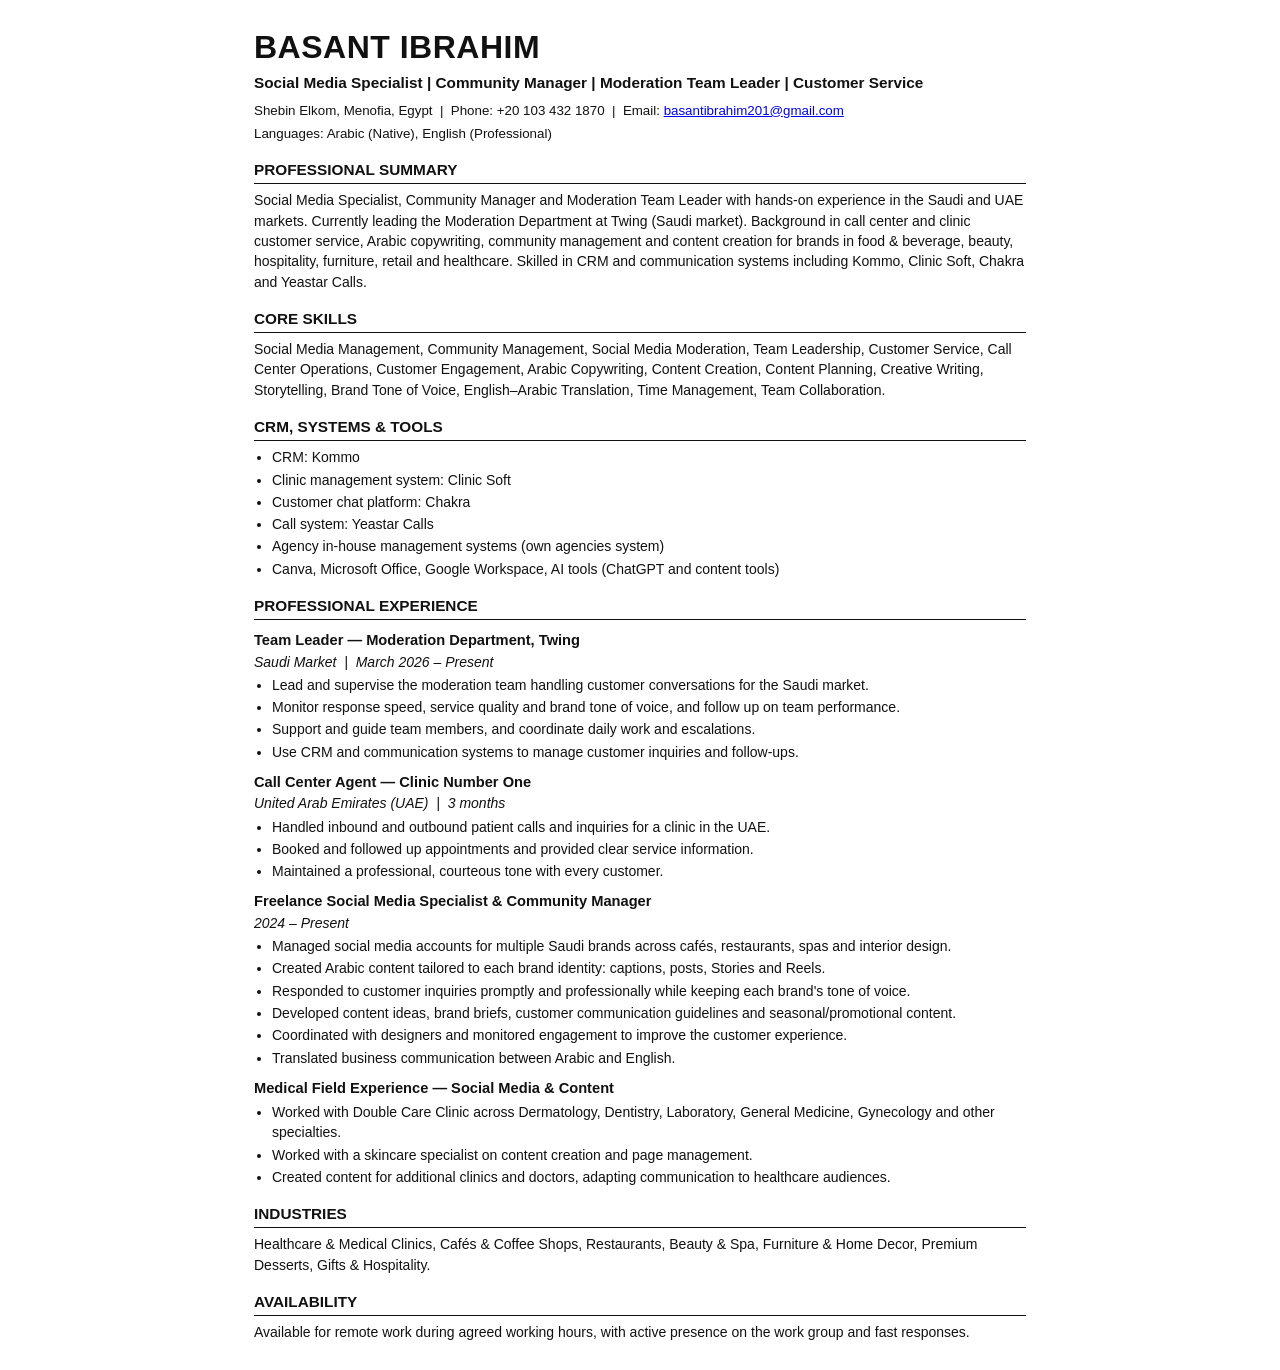
<file: cv/basant-ibrahim-cv.html>
<!DOCTYPE html>
<html lang="en" dir="ltr">
<head>
<meta charset="UTF-8">
<meta name="viewport" content="width=device-width, initial-scale=1.0">
<title>Basant Ibrahim — Social Media Specialist, Community Manager & Moderation Team Leader</title>
<meta name="description" content="Basant Ibrahim — Social Media Specialist, Community Manager and Moderation Team Leader (Twing, Saudi market). Experience in call center, clinic customer service, Arabic copywriting and CRM tools: Kommo, Clinic Soft, Chakra, Yeastar.">
<meta name="keywords" content="Basant Ibrahim, Social Media Specialist, Community Manager, Moderation Team Leader, Call Center, Customer Service, Arabic Copywriting, Kommo CRM, Clinic Soft, Chakra, Yeastar, Saudi Arabia, UAE, Egypt">
<meta name="robots" content="index, follow">
<style>
  @page { size: A4; margin: 14mm 15mm; }
  * { box-sizing: border-box; }
  body { font-family: Arial, Helvetica, sans-serif; color: #111; background: #fff; line-height: 1.45; font-size: 10.5pt; margin: 0 auto; max-width: 820px; padding: 24px; }
  h1 { font-size: 24pt; margin: 0; letter-spacing: .5px; }
  .headline { font-size: 11.5pt; font-weight: bold; margin: 2px 0 6px; }
  .contact { font-size: 10pt; margin-bottom: 4px; }
  h2 { font-size: 11.5pt; text-transform: uppercase; border-bottom: 1.5px solid #111; padding-bottom: 2px; margin: 16px 0 6px; }
  h3 { font-size: 11pt; margin: 10px 0 0; }
  .meta { font-style: italic; margin: 0 0 3px; }
  ul { margin: 3px 0 0; padding-left: 18px; }
  li { margin-bottom: 2px; }
  p { margin: 3px 0; }
  section, article { break-inside: avoid; }
</style>
<script type="application/ld+json">
{
  "@context": "https://schema.org",
  "@type": "Person",
  "name": "Basant Ibrahim",
  "jobTitle": "Social Media Specialist & Moderation Team Leader",
  "description": "Social Media Specialist, Community Manager and Moderation Team Leader with experience in call center, clinic customer service and Arabic content for Saudi brands.",
  "email": "mailto:basantibrahim201@gmail.com",
  "telephone": "+201034321870",
  "address": {"@type": "PostalAddress", "addressLocality": "Shebin Elkom", "addressRegion": "Menofia", "addressCountry": "EG"},
  "worksFor": {"@type": "Organization", "name": "Twing"},
  "knowsLanguage": ["Arabic", "English"],
  "knowsAbout": ["Social Media Management", "Community Management", "Moderation", "Customer Service", "Call Center", "Arabic Copywriting", "Content Creation", "Kommo CRM", "Clinic Soft", "Chakra", "Yeastar Calls"]
}
</script>
</head>
<body>
<header>
  <h1>BASANT IBRAHIM</h1>
  <p class="headline">Social Media Specialist | Community Manager | Moderation Team Leader | Customer Service</p>
  <p class="contact">Shebin Elkom, Menofia, Egypt &nbsp;|&nbsp; Phone: +20 103 432 1870 &nbsp;|&nbsp; Email: <a href="mailto:basantibrahim201@gmail.com">basantibrahim201@gmail.com</a></p>
  <p class="contact">Languages: Arabic (Native), English (Professional)</p>
</header>

<main>
<section>
  <h2>Professional Summary</h2>
  <p>Social Media Specialist, Community Manager and Moderation Team Leader with hands-on experience in the Saudi and UAE markets. Currently leading the Moderation Department at Twing (Saudi market). Background in call center and clinic customer service, Arabic copywriting, community management and content creation for brands in food &amp; beverage, beauty, hospitality, furniture, retail and healthcare. Skilled in CRM and communication systems including Kommo, Clinic Soft, Chakra and Yeastar Calls.</p>
</section>

<section>
  <h2>Core Skills</h2>
  <p>Social Media Management, Community Management, Social Media Moderation, Team Leadership, Customer Service, Call Center Operations, Customer Engagement, Arabic Copywriting, Content Creation, Content Planning, Creative Writing, Storytelling, Brand Tone of Voice, English–Arabic Translation, Time Management, Team Collaboration.</p>
</section>

<section>
  <h2>CRM, Systems &amp; Tools</h2>
  <ul>
    <li>CRM: Kommo</li>
    <li>Clinic management system: Clinic Soft</li>
    <li>Customer chat platform: Chakra</li>
    <li>Call system: Yeastar Calls</li>
    <li>Agency in-house management systems (own agencies system)</li>
    <li>Canva, Microsoft Office, Google Workspace, AI tools (ChatGPT and content tools)</li>
  </ul>
</section>

<section>
  <h2>Professional Experience</h2>

  <article>
    <h3>Team Leader — Moderation Department, Twing</h3>
    <p class="meta">Saudi Market &nbsp;|&nbsp; March 2026 – Present</p>
    <ul>
      <li>Lead and supervise the moderation team handling customer conversations for the Saudi market.</li>
      <li>Monitor response speed, service quality and brand tone of voice, and follow up on team performance.</li>
      <li>Support and guide team members, and coordinate daily work and escalations.</li>
      <li>Use CRM and communication systems to manage customer inquiries and follow-ups.</li>
    </ul>
  </article>

  <article>
    <h3>Call Center Agent — Clinic Number One</h3>
    <p class="meta">United Arab Emirates (UAE) &nbsp;|&nbsp; 3 months</p>
    <ul>
      <li>Handled inbound and outbound patient calls and inquiries for a clinic in the UAE.</li>
      <li>Booked and followed up appointments and provided clear service information.</li>
      <li>Maintained a professional, courteous tone with every customer.</li>
    </ul>
  </article>

  <article>
    <h3>Freelance Social Media Specialist &amp; Community Manager</h3>
    <p class="meta">2024 – Present</p>
    <ul>
      <li>Managed social media accounts for multiple Saudi brands across cafés, restaurants, spas and interior design.</li>
      <li>Created Arabic content tailored to each brand identity: captions, posts, Stories and Reels.</li>
      <li>Responded to customer inquiries promptly and professionally while keeping each brand's tone of voice.</li>
      <li>Developed content ideas, brand briefs, customer communication guidelines and seasonal/promotional content.</li>
      <li>Coordinated with designers and monitored engagement to improve the customer experience.</li>
      <li>Translated business communication between Arabic and English.</li>
    </ul>
  </article>

  <article>
    <h3>Medical Field Experience — Social Media &amp; Content</h3>
    <ul>
      <li>Worked with Double Care Clinic across Dermatology, Dentistry, Laboratory, General Medicine, Gynecology and other specialties.</li>
      <li>Worked with a skincare specialist on content creation and page management.</li>
      <li>Created content for additional clinics and doctors, adapting communication to healthcare audiences.</li>
    </ul>
  </article>
</section>

<section>
  <h2>Industries</h2>
  <p>Healthcare &amp; Medical Clinics, Cafés &amp; Coffee Shops, Restaurants, Beauty &amp; Spa, Furniture &amp; Home Decor, Premium Desserts, Gifts &amp; Hospitality.</p>
</section>

<section>
  <h2>Availability</h2>
  <p>Available for remote work during agreed working hours, with active presence on the work group and fast responses.</p>
</section>
</main>
</body>
</html>
</file>
<file: styles.css>
:root{
  --bg:#0a0906;
  --bg2:#100e09;
  --card:#171309;
  --text:#f8f4ea;
  --muted:#a89d85;
  --acid:#e9c15c;   /* gold */
  --violet:#b8862f; /* bronze */
  --pink:#f6e7bb;   /* champagne */
  --good:#6be08a;   /* system-online green */
}
*{margin:0;padding:0;box-sizing:border-box}
html{scroll-behavior:smooth}
body{
  background:var(--bg);color:var(--text);
  font-family:'Space Grotesk','Cairo',sans-serif;
  overflow-x:hidden;line-height:1.5;
}
html[dir="rtl"] body{font-family:'Cairo',sans-serif}
.display{font-family:'Archivo Black','Cairo',sans-serif}
html[dir="rtl"] .display{font-family:'Cairo',sans-serif;font-weight:900}
a{color:inherit}

/* ===== NAV ===== */
nav{
  position:fixed;top:0;left:0;right:0;z-index:100;
  display:flex;justify-content:space-between;align-items:center;
  padding:16px 5vw;
  background:rgba(8,8,13,.7);backdrop-filter:blur(16px);
  border-bottom:1px solid rgba(255,255,255,.05);
  gap:20px;
}
.wordmark{font-family:'Archivo Black',sans-serif;font-size:1.05rem;letter-spacing:1px;text-decoration:none;white-space:nowrap}
.wordmark sup{color:var(--acid);font-size:.6em}
.nav-right{display:flex;align-items:center;gap:22px}
.nav-links{display:flex;gap:26px;list-style:none}
.nav-links a{
  text-decoration:none;color:var(--muted);font-size:.92rem;font-weight:600;
  letter-spacing:.3px;transition:color .2s;position:relative;padding:4px 0;
}
.nav-links a:hover{color:var(--text)}
.nav-links a.active{color:var(--acid)}
.nav-links a.active::after{
  content:'';position:absolute;left:0;right:0;bottom:-4px;height:2px;background:var(--acid);border-radius:2px;
}
.lang-btn{
  background:var(--acid);color:#08080d;border:none;
  padding:8px 20px;border-radius:999px;font-weight:700;cursor:pointer;
  font-family:inherit;font-size:.9rem;transition:transform .15s;
}
.lang-btn:hover{transform:scale(1.07)}
.nav-burger{display:none;flex-direction:column;gap:5px;background:none;border:none;cursor:pointer;padding:6px}
.nav-burger span{width:22px;height:2px;background:var(--text);display:block}
@media(max-width:860px){
  .nav-links{
    position:fixed;top:64px;left:0;right:0;background:var(--bg2);
    flex-direction:column;gap:0;max-height:0;overflow:hidden;
    transition:max-height .3s ease;border-bottom:1px solid rgba(255,255,255,.08);
  }
  .nav-links.open{max-height:320px}
  .nav-links a{padding:16px 6vw;width:100%;border-bottom:1px solid rgba(255,255,255,.06)}
  .nav-burger{display:flex}
}

/* ===== HERO ===== */
.hero{
  min-height:100vh;display:flex;flex-direction:column;justify-content:center;align-items:center;
  text-align:center;position:relative;padding:100px 4vw 40px;overflow:hidden;
}
.hero .orb{position:absolute;border-radius:50%;filter:blur(70px);pointer-events:none;animation:float 9s ease-in-out infinite}
.orb.o1{width:520px;height:520px;top:-160px;right:-120px;background:var(--violet);opacity:.4}
.orb.o2{width:440px;height:440px;bottom:-140px;left:-110px;background:var(--pink);opacity:.28;animation-delay:-3s}
.orb.o3{width:300px;height:300px;top:40%;left:60%;background:var(--acid);opacity:.14;animation-delay:-6s}
@keyframes float{0%,100%{transform:translateY(0)}50%{transform:translateY(-38px)}}
.hero .kicker{
  border:1.5px solid rgba(255,255,255,.2);border-radius:999px;
  padding:8px 22px;font-size:.85rem;letter-spacing:2.5px;text-transform:uppercase;
  color:var(--muted);margin-bottom:18px;position:relative;z-index:2;
}

/* SYSTEM ONLINE chip */
.sys-chip{
  display:inline-flex;align-items:center;gap:10px;
  background:rgba(107,224,138,.08);border:1px solid rgba(107,224,138,.35);
  border-radius:999px;padding:7px 18px 7px 14px;margin-bottom:26px;position:relative;z-index:2;
  font-family:'Space Grotesk',monospace;font-size:.8rem;letter-spacing:1.5px;color:var(--good);
}
.sys-chip .dot{
  width:8px;height:8px;border-radius:50%;background:var(--good);
  box-shadow:0 0 0 0 rgba(107,224,138,.6);animation:pulse-dot 1.8s infinite;
}
@keyframes pulse-dot{
  0%{box-shadow:0 0 0 0 rgba(107,224,138,.55)}
  70%{box-shadow:0 0 0 8px rgba(107,224,138,0)}
  100%{box-shadow:0 0 0 0 rgba(107,224,138,0)}
}

.hero h1{
  font-size:clamp(3.2rem,13vw,10.5rem);line-height:.95;position:relative;z-index:2;
  text-transform:uppercase;letter-spacing:-.01em;
}
.hero h1 .fill{
  display:block;
  background:linear-gradient(95deg,var(--acid) 10%,var(--violet) 55%,var(--pink) 95%);
  -webkit-background-clip:text;background-clip:text;color:transparent;
}
.hero h1 .outline{
  display:block;color:transparent;
  -webkit-text-stroke:2px rgba(255,255,255,.85);
}
.hero .tagline{
  margin-top:34px;font-size:clamp(1.15rem,2.6vw,1.7rem);font-weight:700;z-index:2;position:relative;
}
.hero .tagline em{font-style:normal;color:var(--acid)}
.hero .scroll-hint{
  position:absolute;bottom:26px;color:var(--muted);font-size:.85rem;letter-spacing:2px;
  animation:bob 2s ease-in-out infinite;
}
@keyframes bob{0%,100%{transform:translateY(0)}50%{transform:translateY(8px)}}

/* ===== MARQUEE ===== */
.marquee{
  overflow:hidden;white-space:nowrap;direction:ltr;
  border-top:1px solid rgba(255,255,255,.08);border-bottom:1px solid rgba(255,255,255,.08);
  background:var(--bg2);padding:20px 0;
}
.marquee .track{display:inline-block;animation:scroll 26s linear infinite}
@keyframes scroll{from{transform:translateX(0)}to{transform:translateX(-50%)}}
.marquee span{
  font-family:'Archivo Black',sans-serif;font-size:1.5rem;text-transform:uppercase;
  margin:0 28px;color:var(--text);
}
.marquee span:nth-child(even){
  color:transparent;-webkit-text-stroke:1.2px rgba(233,193,92,.55);
}
.marquee .dot{color:var(--acid) !important;-webkit-text-stroke:0 !important}

/* ===== MARKETS ORBIT ===== */
.markets-sec{padding:110px 5vw;background:var(--bg2)}
.markets-sec .sec-head{text-align:center;margin-bottom:70px}
.markets-sec .k{color:var(--acid);letter-spacing:3px;text-transform:uppercase;font-size:.85rem;font-weight:700}
.markets-sec h2{font-family:'Archivo Black','Cairo',sans-serif;font-size:clamp(2rem,5vw,3.4rem);margin-top:12px;text-transform:uppercase}
html[dir="rtl"] .markets-sec h2{font-weight:900}

.market-rows{max-width:1080px;margin:0 auto;display:flex;flex-direction:column}
.market-row{
  display:flex;align-items:center;gap:70px;text-decoration:none;color:var(--text);
  padding:64px 24px;border-bottom:1px solid rgba(255,255,255,.08);
  transition:background .3s;
}
.market-row:last-child{border-bottom:none}
.market-row:hover{background:rgba(233,193,92,.05)}
.market-row.reverse{flex-direction:row-reverse}
.market-row-info{flex:1;min-width:0}
.market-row-info h3{
  font-family:'Archivo Black','Cairo',sans-serif;font-size:clamp(1.8rem,4.2vw,3.1rem);
  text-transform:uppercase;line-height:1.05;
}
html[dir="rtl"] .market-row-info h3{font-weight:900}
.market-row-info p{color:var(--muted);font-size:1rem;margin-top:16px;max-width:440px}
.market-row-arrow{
  display:inline-flex;align-items:center;gap:8px;margin-top:26px;
  color:var(--acid);font-weight:700;font-size:.92rem;letter-spacing:.3px;
}
.market-row-arrow .arrow-ico{transition:transform .25s;display:inline-block}
.market-row:hover .market-row-arrow .arrow-ico{transform:translateX(6px)}
html[dir="rtl"] .market-row-arrow .arrow-ico{transform:scaleX(-1)}
html[dir="rtl"] .market-row:hover .market-row-arrow .arrow-ico{transform:scaleX(-1) translateX(6px)}

.market-orbit{position:relative;width:260px;height:260px;flex-shrink:0}
.orbit-ring-outer,.orbit-ring-inner{position:absolute;inset:0}
.orbit-ring-outer .orbit-spin{position:absolute;inset:0;animation:orbit-spin 26s linear infinite}
.orbit-ring-inner .orbit-spin-rev{position:absolute;inset:0;animation:orbit-spin-rev 15s linear infinite}
.market-row:hover .orbit-spin,
.market-row:hover .orbit-spin-rev,
.market-row:hover .orbit-logo{animation-play-state:paused}
.orbit-item{
  position:absolute;top:50%;left:50%;width:52px;height:52px;margin:-26px 0 0 -26px;
  transform:translate(var(--x),var(--y));
}
.orbit-item.small{width:40px;height:40px;margin:-20px 0 0 -20px}
.orbit-logo{
  width:100%;height:100%;border-radius:50%;background:#fff;overflow:hidden;
  display:flex;align-items:center;justify-content:center;
  box-shadow:0 6px 18px rgba(0,0,0,.5);animation:orbit-counter 26s linear infinite;
}
.orbit-item.small .orbit-logo{animation:orbit-counter-rev 15s linear infinite}
.orbit-logo img{max-width:72%;max-height:72%;object-fit:contain}

.market-orbit-center{
  position:absolute;top:50%;left:50%;width:92px;height:92px;margin:-46px 0 0 -46px;
  border-radius:50%;background:var(--card);border:2px solid var(--acid);
  display:flex;align-items:center;justify-content:center;font-size:2.6rem;z-index:2;
}
.market-orbit-center::before,.market-orbit-center::after{
  content:'';position:absolute;inset:0;border-radius:50%;
  border:1.5px solid rgba(233,193,92,.55);animation:radar-ping 3s ease-out infinite;
}
.market-orbit-center::after{animation-delay:1.5s}

@keyframes orbit-spin{to{transform:rotate(360deg)}}
@keyframes orbit-counter{from{transform:rotate(0deg)}to{transform:rotate(-360deg)}}
@keyframes orbit-spin-rev{to{transform:rotate(-360deg)}}
@keyframes orbit-counter-rev{from{transform:rotate(0deg)}to{transform:rotate(360deg)}}
@keyframes radar-ping{0%{transform:scale(1);opacity:.9}100%{transform:scale(1.9);opacity:0}}

@media(max-width:760px){
  .market-row,.market-row.reverse{flex-direction:column;text-align:center;gap:34px;padding:50px 16px}
  .market-row-info p{margin-left:auto;margin-right:auto}
}

/* ===== TERMINAL ===== */
.terminal-sec{padding:110px 5vw;background:var(--bg2)}
.terminal-sec .sec-head{text-align:center;margin-bottom:56px}
.terminal-sec .k{color:var(--acid);letter-spacing:3px;text-transform:uppercase;font-size:.85rem;font-weight:700}
.terminal-sec h2{font-family:'Archivo Black','Cairo',sans-serif;font-size:clamp(2rem,5vw,3.4rem);margin-top:12px;text-transform:uppercase}
html[dir="rtl"] .terminal-sec h2{font-weight:900}
.terminal{
  max-width:760px;margin:0 auto;background:#0d0c08;border:1px solid rgba(233,193,92,.25);
  border-radius:14px;overflow:hidden;box-shadow:0 30px 80px rgba(0,0,0,.55);
  font-family:'Space Grotesk',monospace;
}
.terminal-bar{
  display:flex;align-items:center;gap:8px;padding:12px 16px;background:#141209;
  border-bottom:1px solid rgba(255,255,255,.06);
}
.terminal-bar .tdot{width:11px;height:11px;border-radius:50%}
.terminal-bar .tdot.r{background:#ff5f57}
.terminal-bar .tdot.y{background:#febc2e}
.terminal-bar .tdot.g{background:#28c840}
.terminal-bar .tlabel{margin-inline-start:12px;color:var(--muted);font-size:.8rem;letter-spacing:1px}
.terminal-body{padding:26px 24px;min-height:190px;font-size:.98rem;color:#d7f7de}
.terminal-body .line{margin-bottom:10px;opacity:0;white-space:pre-wrap}
.terminal-body .prompt{color:var(--acid);margin-inline-end:8px}
.terminal-body .cursor{
  display:inline-block;width:8px;height:1.1em;background:var(--acid);
  vertical-align:text-bottom;animation:blink 1s step-end infinite;
}
@keyframes blink{0%,100%{opacity:1}50%{opacity:0}}

/* ===== GROWTH PIPELINE ===== */
.pipeline-sec{padding:110px 5vw}
.pipeline-sec .sec-head{text-align:center;margin-bottom:70px}
.pipeline-sec .k{color:var(--acid);letter-spacing:3px;text-transform:uppercase;font-size:.85rem;font-weight:700}
.pipeline-sec h2{font-family:'Archivo Black','Cairo',sans-serif;font-size:clamp(2rem,5vw,3.4rem);margin-top:12px;text-transform:uppercase}
html[dir="rtl"] .pipeline-sec h2{font-weight:900}
.pipeline{
  display:flex;align-items:flex-start;justify-content:space-between;gap:6px;
  max-width:980px;margin:0 auto;position:relative;
}
.pipeline::before{
  content:'';position:absolute;top:29px;left:6%;right:6%;height:2px;
  background:linear-gradient(90deg,rgba(233,193,92,.12),rgba(233,193,92,.5),rgba(233,193,92,.12));
}
.pipeline-track{position:absolute;top:29px;left:6%;width:10px;height:10px;margin-top:-4px;
  border-radius:50%;background:var(--acid);box-shadow:0 0 14px 3px rgba(233,193,92,.7);
  animation:travel 6s linear infinite;
}
@keyframes travel{
  0%{left:6%;opacity:0}
  8%{opacity:1}
  92%{opacity:1}
  100%{left:94%;opacity:0}
}
.p-stage{flex:1;text-align:center;position:relative;z-index:2;min-width:0}
.p-stage .p-icon{
  width:60px;height:60px;border-radius:50%;background:var(--card);border:1px solid rgba(233,193,92,.35);
  display:flex;align-items:center;justify-content:center;font-size:1.5rem;margin:0 auto 16px;
}
.p-stage .p-label{font-size:.85rem;font-weight:700;letter-spacing:.5px}
.p-stage .p-sub{color:var(--muted);font-size:.75rem;margin-top:4px}
@media(max-width:760px){
  .pipeline{flex-wrap:wrap;row-gap:36px}
  .pipeline::before,.pipeline-track{display:none}
  .p-stage{flex:1 1 40%}
}

/* ===== STORY CHAPTERS ===== */
.chapter{
  min-height:82vh;display:flex;flex-direction:column;justify-content:center;
  padding:80px 8vw;position:relative;
}
.chapter .chnum{
  font-family:'Archivo Black',sans-serif;
  font-size:clamp(6rem,22vw,17rem);line-height:1;position:absolute;
  inset-inline-end:4vw;top:50%;transform:translateY(-50%);
  color:transparent;-webkit-text-stroke:1.5px rgba(255,255,255,.09);
  pointer-events:none;user-select:none;
}
.chapter .chlabel{color:var(--acid);letter-spacing:3px;text-transform:uppercase;font-size:.85rem;font-weight:700;margin-bottom:20px}
.chapter h2{
  font-size:clamp(2rem,5.5vw,4.2rem);line-height:1.15;max-width:820px;font-weight:700;
}
.chapter h2 em{
  font-style:normal;
  background:linear-gradient(90deg,var(--acid),var(--violet));
  -webkit-background-clip:text;background-clip:text;color:transparent;
}
.chapter.alt{background:var(--bg2)}

/* ===== NUMBERS BAND ===== */
.numbers{
  display:grid;grid-template-columns:repeat(auto-fit,minmax(210px,1fr));
  border-top:1px solid rgba(255,255,255,.08);border-bottom:1px solid rgba(255,255,255,.08);
}
.numbers .n{
  padding:56px 20px;text-align:center;
  border-inline-end:1px solid rgba(255,255,255,.08);
}
.numbers .n:last-child{border-inline-end:none}
.numbers .big{
  font-family:'Archivo Black',sans-serif;font-size:clamp(3rem,7vw,5.2rem);line-height:1;
  background:linear-gradient(120deg,var(--acid),var(--violet));
  -webkit-background-clip:text;background-clip:text;color:transparent;
}
.numbers .lbl{color:var(--muted);margin-top:12px;font-size:.95rem}
@media(max-width:700px){.numbers .n{border-inline-end:none;border-bottom:1px solid rgba(255,255,255,.08)}}

/* ===== TEASERS (home -> other pages) ===== */
.teasers{padding:110px 5vw;background:var(--bg2)}
.teasers .sec-head{text-align:center;margin-bottom:60px}
.teasers .k{color:var(--acid);letter-spacing:3px;text-transform:uppercase;font-size:.85rem;font-weight:700}
.teasers h2{font-family:'Archivo Black','Cairo',sans-serif;font-size:clamp(2rem,5vw,3.4rem);margin-top:12px;text-transform:uppercase}
html[dir="rtl"] .teasers h2{font-weight:900}
.teaser-grid{display:grid;grid-template-columns:repeat(auto-fit,minmax(240px,1fr));gap:20px;max-width:1100px;margin:0 auto}
.teaser-card{
  display:block;text-decoration:none;color:var(--text);
  background:var(--card);border:1px solid rgba(233,193,92,.16);border-radius:18px;
  padding:34px 28px;transition:transform .25s,border-color .25s,background .25s;position:relative;overflow:hidden;
}
.teaser-card:hover{transform:translateY(-8px);border-color:var(--acid);background:#1a1a2a}
.teaser-card .t-num{font-family:'Archivo Black',sans-serif;color:var(--acid);font-size:.85rem;margin-bottom:14px;display:block}
.teaser-card h3{font-size:1.4rem;margin-bottom:10px}
.teaser-card p{color:var(--muted);font-size:.92rem}
.teaser-card .t-arrow{
  position:absolute;top:28px;inset-inline-end:26px;font-size:1.3rem;color:var(--acid);
  transition:transform .25s;
}
html[dir="rtl"] .teaser-card .t-arrow{transform:scaleX(-1)}
.teaser-card:hover .t-arrow{transform:translateX(6px)}
html[dir="rtl"] .teaser-card:hover .t-arrow{transform:scaleX(-1) translateX(6px)}

/* ===== PAGE HEADER (sub-pages) ===== */
.page-head{
  padding:150px 5vw 70px;text-align:center;position:relative;overflow:hidden;
}
.page-head .k{color:var(--acid);letter-spacing:3px;text-transform:uppercase;font-size:.85rem;font-weight:700}
.page-head h1{font-family:'Archivo Black','Cairo',sans-serif;font-size:clamp(2.6rem,7vw,5rem);margin-top:14px;text-transform:uppercase}
html[dir="rtl"] .page-head h1{font-weight:900}
.page-head p{color:var(--muted);max-width:560px;margin:18px auto 0;font-size:1.05rem}

/* ===== CLIENT WALLS ===== */
.walls{padding:60px 5vw 110px}
.walls .sec-head{text-align:center;margin-bottom:70px}
.walls .sec-head .k{color:var(--acid);letter-spacing:3px;text-transform:uppercase;font-size:.85rem;font-weight:700}
.walls .sec-head h2{font-size:clamp(2.2rem,5vw,3.8rem);margin-top:12px}
.market-block{margin-bottom:90px;scroll-margin-top:90px}
.market-title{
  display:flex;align-items:baseline;gap:16px;margin-bottom:30px;flex-wrap:wrap;
}
.market-title .flag{font-size:2.2rem}
.market-title h3{font-family:'Archivo Black','Cairo',sans-serif;font-size:clamp(1.6rem,4vw,2.6rem);text-transform:uppercase}
html[dir="rtl"] .market-title h3{font-weight:900}
.market-title .line{flex:1;height:1px;background:rgba(255,255,255,.14);min-width:60px}
.market-title .tag{color:var(--muted);font-size:.9rem}
.industry-group{margin-bottom:40px}
.industry-group:last-child{margin-bottom:0}
.industry-title{
  display:flex;align-items:center;gap:10px;
  font-size:.88rem;font-weight:700;color:var(--muted);text-transform:uppercase;
  letter-spacing:1.5px;margin-bottom:16px;padding-bottom:12px;
  border-bottom:1px solid rgba(233,193,92,.16);
}
.industry-title::before{content:'';width:6px;height:6px;border-radius:50%;background:var(--acid);flex-shrink:0}
.industry-title .count{color:rgba(168,157,133,.6);font-weight:600;margin-inline-start:auto}
.logo-wall{
  display:grid;grid-template-columns:repeat(auto-fill,minmax(150px,1fr));gap:14px;
}
.logo-tile{
  aspect-ratio:16/9;background:var(--card);border:1px solid rgba(255,255,255,.07);
  border-radius:14px;display:flex;align-items:center;justify-content:center;
  padding:14px;transition:transform .2s,border-color .2s,background .2s;
  overflow:hidden;position:relative;
}
.logo-tile:hover{transform:translateY(-5px);border-color:var(--acid);background:#1a1a2a}
.logo-tile img{max-width:82%;max-height:74%;object-fit:contain;filter:grayscale(1) brightness(1.6);transition:filter .2s}
.logo-tile:hover img{filter:none}
.logo-tile .ph{
  text-align:center;color:var(--muted);font-size:.82rem;font-weight:600;line-height:1.3;
}
.logo-tile .ph .em{display:block;font-size:1.5rem;margin-bottom:6px}

/* ===== CONTACT ===== */
.contact{
  min-height:80vh;display:flex;flex-direction:column;justify-content:center;align-items:center;
  text-align:center;padding:100px 5vw;position:relative;overflow:hidden;background:var(--bg2);
}
.contact .orb{position:absolute;border-radius:50%;filter:blur(80px);pointer-events:none}
.contact h2{
  font-family:'Archivo Black','Cairo',sans-serif;
  font-size:clamp(3rem,12vw,9rem);text-transform:uppercase;line-height:.95;z-index:2;
}
html[dir="rtl"] .contact h2{font-weight:900}
.contact h2 .stroke{color:transparent;-webkit-text-stroke:2px rgba(255,255,255,.8);display:block}
.contact h2 .solid{
  display:block;
  background:linear-gradient(95deg,var(--acid),var(--violet),var(--pink));
  -webkit-background-clip:text;background-clip:text;color:transparent;
}
.contact-row{display:flex;gap:14px;margin-top:52px;flex-wrap:wrap;justify-content:center;z-index:2}
.pill{
  display:flex;align-items:center;gap:10px;text-decoration:none;color:var(--text);
  border:1.5px solid rgba(255,255,255,.22);border-radius:999px;padding:14px 28px;
  font-weight:700;font-size:1rem;transition:all .2s;
}
.pill:hover{background:var(--acid);color:#08080d;border-color:var(--acid);transform:translateY(-4px)}

footer{padding:30px 5vw;text-align:center;color:var(--muted);font-size:.88rem}
footer span{color:var(--acid)}

/* ===== REAL RESULTS CAROUSEL ===== */
.results-sec{padding:60px 5vw 110px;text-align:center}
.results-sec .k{color:var(--acid);letter-spacing:3px;text-transform:uppercase;font-size:.85rem;font-weight:700}
.results-sec h2{font-family:'Archivo Black','Cairo',sans-serif;font-size:clamp(2rem,5vw,3.4rem);margin:12px 0 14px;text-transform:uppercase}
html[dir="rtl"] .results-sec h2{font-weight:900}
.results-sec .sec-head p{color:var(--muted);max-width:520px;margin:0 auto 50px}
.results-carousel{max-width:900px;margin:0 auto}
.rc-stage{
  position:relative;aspect-ratio:16/9;border-radius:20px;overflow:hidden;
  background:#0d0c08;border:1px solid rgba(233,193,92,.3);
  box-shadow:0 30px 80px rgba(0,0,0,.55);
}
.rc-slide{
  position:absolute;inset:0;opacity:0;transition:opacity 1s ease;
  display:flex;align-items:center;justify-content:center;background:#fff;
}
.rc-slide.active{opacity:1;z-index:1}
.rc-slide img,.rc-slide video{
  width:100%;height:100%;object-fit:contain;transform-origin:center;
  animation:kenburns 4.2s ease-in-out forwards;
}
@keyframes kenburns{from{transform:scale(1)}to{transform:scale(1.055)}}
.rc-dots{display:flex;justify-content:center;gap:9px;margin-top:22px}
.rc-dot{width:8px;height:8px;border-radius:50%;background:rgba(255,255,255,.2);transition:background .3s}
.rc-dot.active{background:var(--acid)}
.results-more{
  display:inline-flex;align-items:center;gap:8px;margin-top:34px;
  color:var(--acid);font-weight:700;font-size:.92rem;letter-spacing:.3px;
  text-decoration:none;border-bottom:1px solid transparent;transition:border-color .25s;
}
.results-more:hover{border-color:var(--acid)}

/* ===== CASE STUDIES (freelance archive) ===== */
.casestudies-sec{padding:40px 5vw 110px;background:var(--bg2)}
.casestudies-sec .sec-head{text-align:center;margin-bottom:56px}
.casestudies-sec .k{color:var(--acid);letter-spacing:3px;text-transform:uppercase;font-size:.85rem;font-weight:700}
.casestudies-sec h2{font-family:'Archivo Black','Cairo',sans-serif;font-size:clamp(2rem,5vw,3.4rem);margin:12px 0 14px;text-transform:uppercase}
html[dir="rtl"] .casestudies-sec h2{font-weight:900}
.casestudies-sec .sec-head p{color:var(--muted);max-width:620px;margin:0 auto;font-size:.98rem;line-height:1.6}
.cs-grid{
  display:grid;grid-template-columns:repeat(auto-fit,minmax(300px,1fr));gap:22px;
  max-width:1180px;margin:0 auto;
}
.cs-card{
  background:var(--card);border:1px solid rgba(233,193,92,.16);border-radius:18px;
  overflow:hidden;transition:transform .25s,border-color .25s;display:flex;flex-direction:column;
}
.cs-card:hover{transform:translateY(-6px);border-color:var(--acid)}
.cs-media{aspect-ratio:16/10;background:#0d0c08;overflow:hidden}
.cs-media img{width:100%;height:100%;object-fit:cover;display:block;transition:transform .4s}
.cs-card:hover .cs-media img{transform:scale(1.04)}
.cs-body{padding:26px 24px 28px;display:flex;flex-direction:column;gap:10px}
.cs-tag{color:var(--acid);font-size:.78rem;font-weight:700;letter-spacing:.8px;text-transform:uppercase}
.cs-body h3{font-size:1.25rem;line-height:1.3}
.cs-goal{color:var(--muted);font-size:.9rem;line-height:1.55}
.cs-stats{list-style:none;display:flex;flex-direction:column;gap:7px;margin:4px 0 2px}
.cs-stats li{display:flex;align-items:baseline;gap:8px;font-size:.9rem}
.cs-stats strong{font-family:'Archivo Black',sans-serif;color:var(--text);font-size:1rem;white-space:nowrap}
.cs-stats span{color:var(--muted)}
.gallery-grid{
  display:grid;grid-template-columns:repeat(4,1fr);grid-auto-rows:120px;gap:16px;
  max-width:1180px;margin:0 auto 50px;
}
.gallery-tall{grid-row:span 4;grid-column:span 1}
.gallery-wide{grid-row:span 2;grid-column:span 3}
@media(max-width:860px){
  .gallery-grid{grid-template-columns:1fr;grid-auto-rows:auto}
  .gallery-tall,.gallery-wide{grid-row:auto;grid-column:auto}
}
.gallery-item{margin:0;border-radius:16px;overflow:hidden;border:1px solid rgba(233,193,92,.16);background:var(--card);display:flex;flex-direction:column;height:100%}
.gallery-item img{width:100%;height:100%;object-fit:cover;display:block;flex:1}
.gallery-item figcaption{padding:10px 14px;font-size:.8rem;color:var(--muted);border-top:1px solid rgba(233,193,92,.14)}
.quote-block{max-width:780px;margin:0 auto;text-align:center;padding:30px 5vw 0}
.quote-block p{font-size:1.05rem;line-height:1.7;color:var(--text);font-style:italic}
.quote-block .quote-ar{font-style:normal;color:var(--muted);direction:rtl;font-family:'Cairo',sans-serif}
.quote-block .quote-tag{color:var(--acid);font-size:.78rem;letter-spacing:1px;text-transform:uppercase;margin-top:10px}
.cs-gallery{display:flex;gap:8px;margin:2px 0 2px}
.cs-gallery a{flex:1;display:block;aspect-ratio:16/10;border-radius:8px;overflow:hidden;border:1px solid rgba(233,193,92,.14)}
.cs-gallery img{width:100%;height:100%;object-fit:cover;display:block;transition:transform .35s,opacity .2s}
.cs-gallery a:hover img{transform:scale(1.06);opacity:.9}
.cs-note{color:rgba(168,157,133,.65);font-size:.78rem;border-top:1px dashed rgba(233,193,92,.18);padding-top:10px;margin-top:4px}
.cs-download{
  display:inline-flex;align-items:center;gap:6px;margin-top:6px;
  color:var(--acid);font-weight:700;font-size:.85rem;text-decoration:none;
  border-bottom:1px solid transparent;transition:border-color .25s;align-self:flex-start;
}
.cs-download:hover{border-color:var(--acid)}

/* ===== STRATEGY & REPORTS ===== */
.reports-sec{padding:60px 5vw 110px;text-align:center;background:var(--bg2)}
.reports-sec .k{color:var(--acid);letter-spacing:3px;text-transform:uppercase;font-size:.85rem;font-weight:700}
.reports-sec h2{font-family:'Archivo Black','Cairo',sans-serif;font-size:clamp(2rem,5vw,3.4rem);margin:12px 0 14px;text-transform:uppercase}
html[dir="rtl"] .reports-sec h2{font-weight:900}
.reports-sec .sec-head p{color:var(--muted);max-width:520px;margin:0 auto 50px}
.report-frame{
  position:relative;max-width:900px;margin:0 auto;aspect-ratio:16/9;
  border-radius:20px;overflow:hidden;
  border:1px solid rgba(233,193,92,.35);
  box-shadow:0 30px 80px rgba(0,0,0,.6),0 0 0 6px rgba(233,193,92,.06);
}
.report-frame iframe{position:absolute;inset:0;width:100%;height:100%;border:0}

/* ===== VIDEO ===== */
.video-sec{padding:60px 5vw 110px;text-align:center}
.video-sec .k{color:var(--acid);letter-spacing:3px;text-transform:uppercase;font-size:.85rem;font-weight:700}
.video-sec h2{font-family:'Archivo Black','Cairo',sans-serif;font-size:clamp(2rem,5vw,3.6rem);margin:12px 0 46px;text-transform:uppercase}
html[dir="rtl"] .video-sec h2{font-weight:900}
.video-frame{
  position:relative;max-width:960px;margin:0 auto;aspect-ratio:16/9;
  border-radius:22px;overflow:hidden;
  border:1px solid rgba(233,193,92,.35);
  box-shadow:0 30px 80px rgba(0,0,0,.6),0 0 0 6px rgba(233,193,92,.06);
}
.video-frame iframe{position:absolute;inset:0;width:100%;height:100%;border:0}

/* ===== SERVICES LUX ===== */
.services-lux{padding:60px 5vw 110px}
.services-lux .k{color:var(--acid);letter-spacing:3px;text-transform:uppercase;font-size:.85rem;font-weight:700}
.services-lux h2{font-family:'Archivo Black','Cairo',sans-serif;font-size:clamp(2rem,5vw,3.6rem);margin:12px 0 50px;text-transform:uppercase}
html[dir="rtl"] .services-lux h2{font-weight:900}
.svc-list{border-top:1px solid rgba(233,193,92,.18)}
.svc{
  display:flex;align-items:baseline;gap:26px;padding:34px 6px;
  border-bottom:1px solid rgba(233,193,92,.18);transition:background .2s,padding .2s;
  flex-wrap:wrap;
}
a.svc{color:inherit;text-decoration:none;cursor:pointer}
.svc:hover{background:rgba(233,193,92,.05);padding-inline-start:22px}
.svc .num{
  font-family:'Archivo Black',sans-serif;font-size:1rem;color:var(--acid);min-width:46px;
}
.svc .t{font-size:clamp(1.25rem,3vw,1.9rem);font-weight:700}
.svc .d{color:var(--muted);font-size:.98rem;margin-inline-start:auto;max-width:380px}
@media(max-width:760px){.svc .d{margin-inline-start:70px}}

/* ===== CERTS ===== */
.certs{padding:60px 5vw 110px;background:var(--bg2)}
.certs .k{color:var(--acid);letter-spacing:3px;text-transform:uppercase;font-size:.85rem;font-weight:700}
.certs h2{font-family:'Archivo Black','Cairo',sans-serif;font-size:clamp(2rem,5vw,3.6rem);margin:12px 0 50px;text-transform:uppercase}
html[dir="rtl"] .certs h2{font-weight:900}
.cert-grid{display:grid;grid-template-columns:repeat(auto-fit,minmax(270px,1fr));gap:18px}
.cert{
  background:var(--card);border:1px solid rgba(233,193,92,.18);border-radius:18px;
  padding:30px 26px;transition:transform .2s,border-color .2s;
}
.cert:hover{transform:translateY(-5px);border-color:var(--acid)}
.cert .badge{font-size:1.7rem;margin-bottom:14px}
.cert h3{font-size:1.08rem;margin-bottom:6px;line-height:1.35}
.cert p{color:var(--muted);font-size:.9rem}
.cert.featured{
  background:linear-gradient(135deg,rgba(233,193,92,.16),rgba(184,134,47,.06));
  border-color:rgba(233,193,92,.5);
}

/* sostac flow diagram */
.sostac-flow{
  max-width:1200px;margin:8px auto 44px;padding:0 20px;
  display:flex;align-items:flex-start;justify-content:space-between;gap:6px;position:relative;
}
.sostac-flow::before{
  content:'';position:absolute;top:46px;left:7%;right:7%;height:0;
  border-top:1.5px dashed var(--muted);opacity:.5;z-index:0;
}
.sostac-node{display:flex;flex-direction:column;align-items:center;gap:10px;position:relative;z-index:1;flex:1}
.sostac-circle{
  width:92px;height:92px;border-radius:50%;background:var(--card);border:1.5px solid var(--acid);
  display:flex;align-items:center;justify-content:center;
  font-family:'Archivo Black',Arial,sans-serif;font-size:2rem;color:var(--acid);
}
.sostac-label{
  font-family:'Space Grotesk',Arial,sans-serif;font-size:.68rem;font-weight:700;
  letter-spacing:.08em;color:var(--muted);text-align:center;
}
@media(max-width:860px){
  .sostac-flow{flex-wrap:wrap;row-gap:28px}
  .sostac-flow::before{display:none}
  .sostac-node{flex:0 0 calc(33.33% - 4px)}
  .sostac-circle{width:76px;height:76px;font-size:1.6rem}
}
@media(max-width:420px){
  .sostac-node{flex:0 0 calc(50% - 3px)}
}

/* reveal */
.reveal{opacity:0;transform:translateY(34px);transition:opacity .8s,transform .8s}
.reveal.visible{opacity:1;transform:none}

@media (prefers-reduced-motion:reduce){
  .hero .orb,.marquee .track,.pipeline-track,.sys-chip .dot,.terminal-body .cursor,.scroll-hint,
  .orbit-spin,.orbit-spin-rev,.orbit-logo,.market-orbit-center::before,.market-orbit-center::after{animation:none !important}
  .reveal{opacity:1;transform:none;transition:none}
}
</file>
